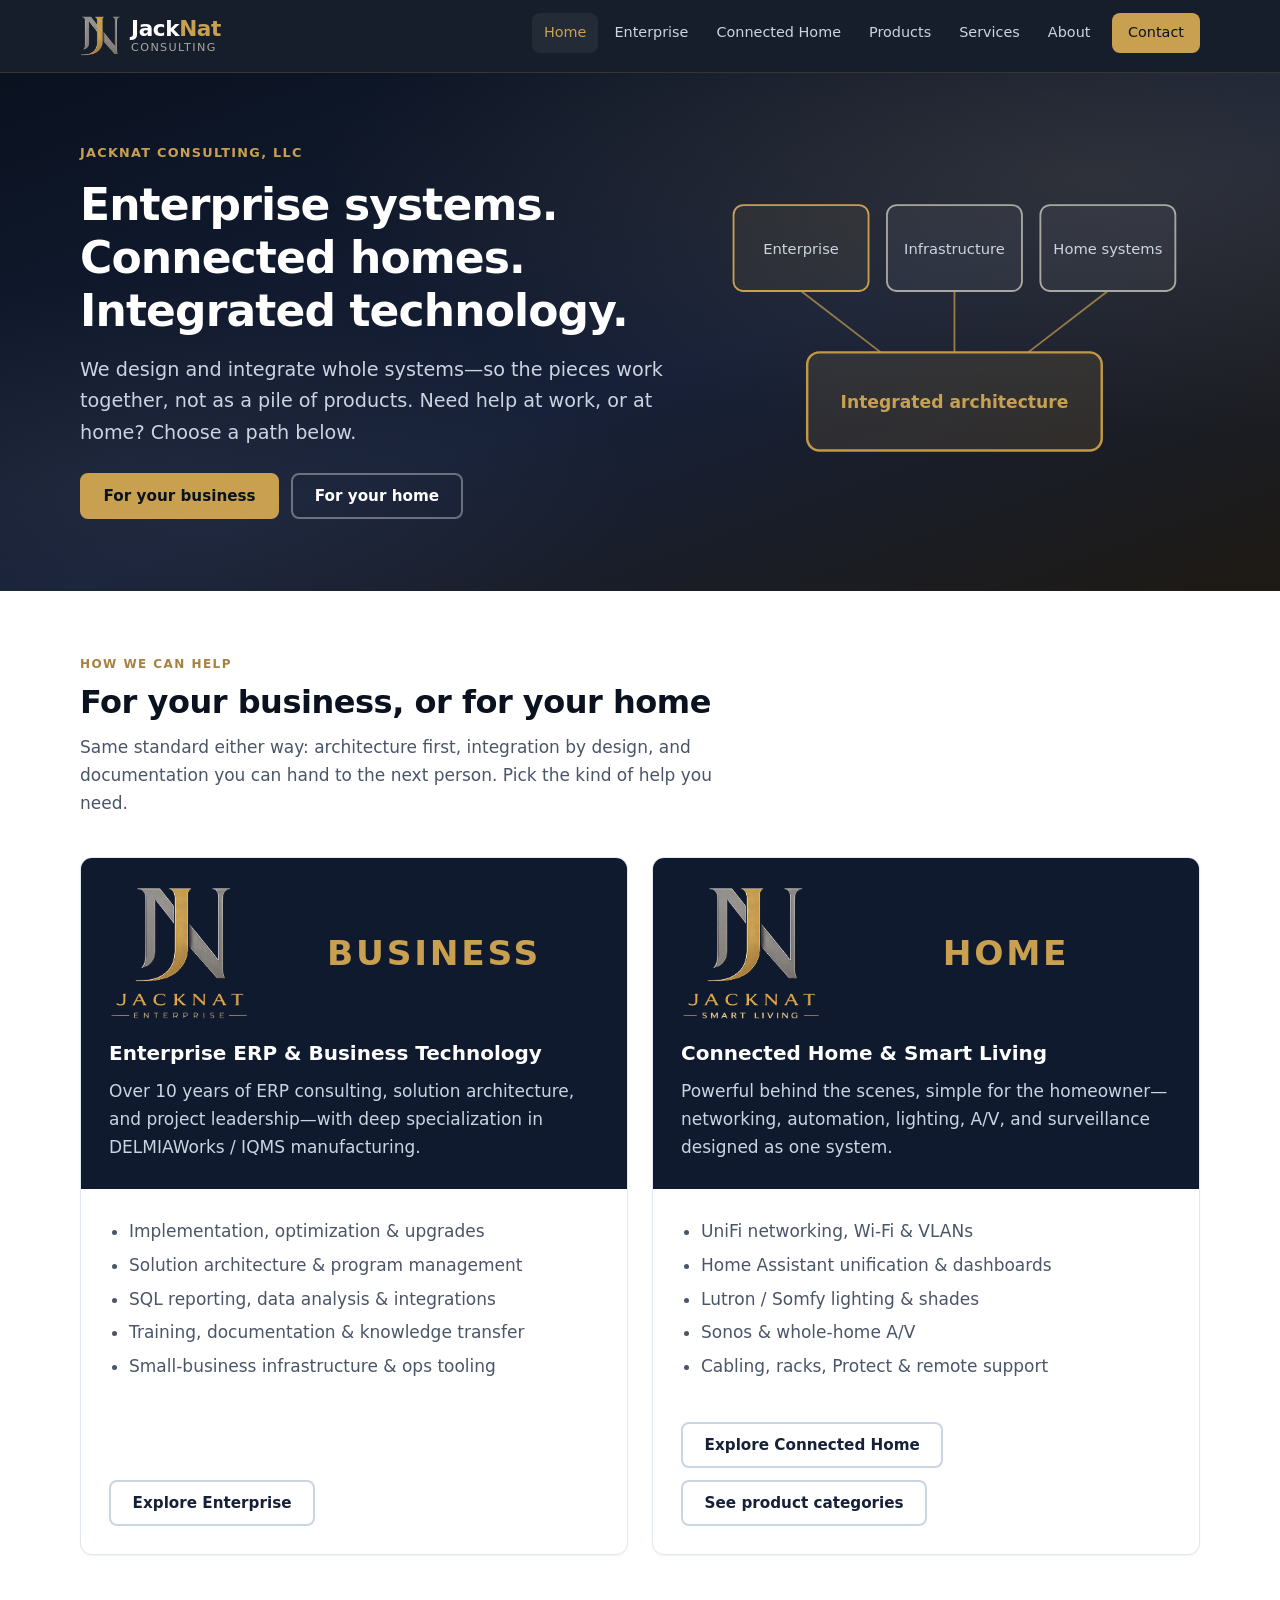
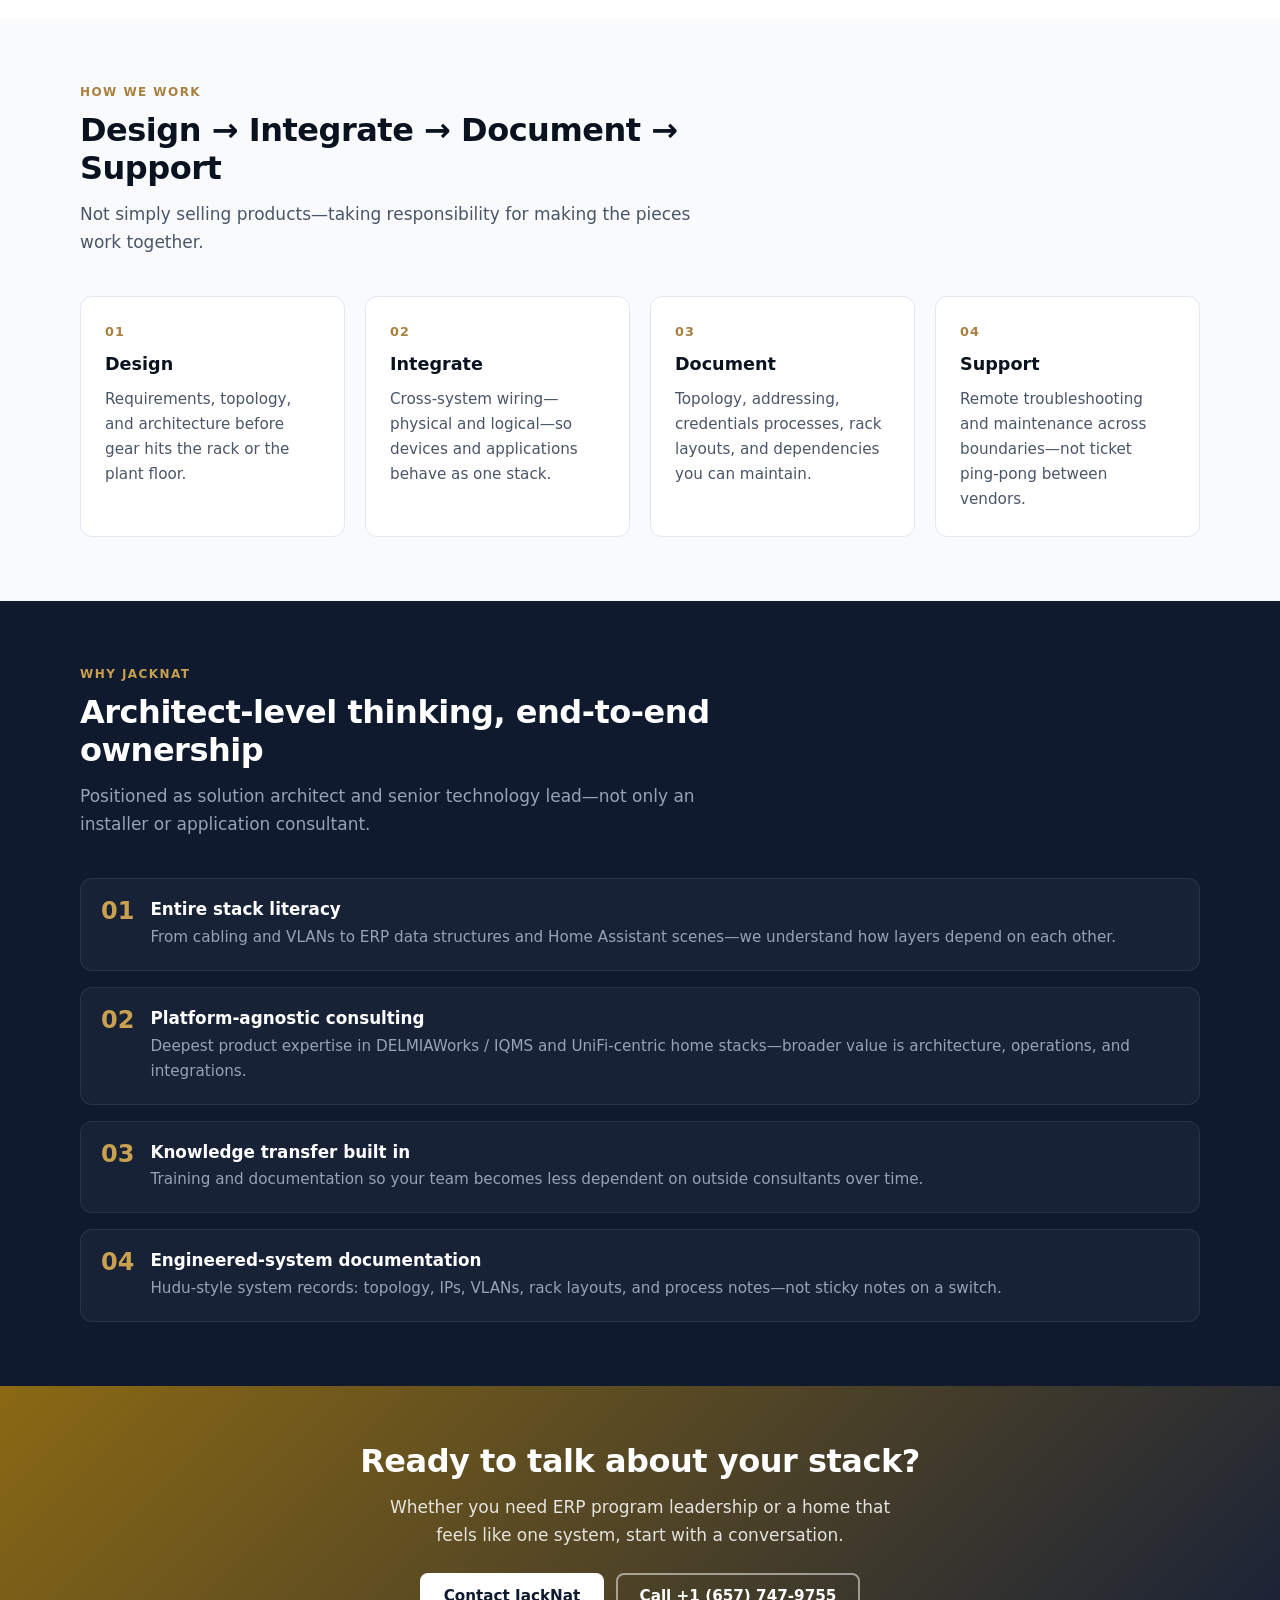
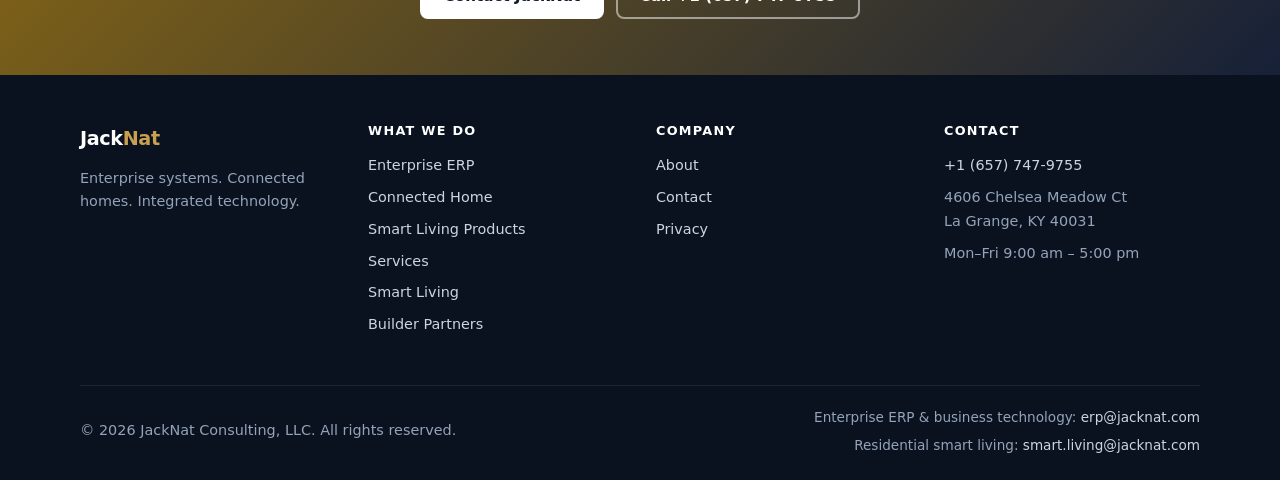
<file: index.html>
<!DOCTYPE html>
<html lang="en">
<head>
  <meta charset="utf-8">
  <meta name="viewport" content="width=device-width, initial-scale=1">
  <title>JackNat Consulting | Enterprise Systems &amp; Connected Homes</title>
  <meta name="description" content="JackNat Consulting designs, integrates, documents, and supports enterprise ERP systems and residential connected-home technology. Enterprise systems. Connected homes. Integrated technology.">
  <link rel="icon" href="images/favicon.png">
  <link rel="stylesheet" href="css/styles.css">
</head>
<body>
  <a class="skip-link" href="#main">Skip to content</a>
  <header class="site-header">
    <div class="container header-inner">
      <a class="logo" href="index.html">
        <img class="logo-icon" src="images/logo-mark-gold.png" alt="" width="40" height="40">
        <span class="logo-text">
          <span class="logo-mark">Jack<span>Nat</span></span>
          <span class="logo-sub">Consulting</span>
        </span>
      </a>
      <button class="nav-toggle" type="button" aria-expanded="false" aria-controls="site-nav">Menu</button>
      <nav class="site-nav" id="site-nav" aria-label="Primary">
        <ul>
          <li><a href="index.html" aria-current="page">Home</a></li>
          <li><a href="enterprise.html">Enterprise</a></li>
          <li><a href="connected-home.html">Connected Home</a></li>
          <li><a href="connected-home-products.html">Products</a></li>
          <li><a href="services.html">Services</a></li>
          <li><a href="about.html">About</a></li>
          <li><a class="nav-cta" href="contact.html">Contact</a></li>
        </ul>
      </nav>
    </div>
  </header>

  <main id="main">
    <section class="hero">
      <div class="container hero-grid">
        <div>
          <p class="hero-eyebrow">JackNat Consulting, LLC</p>
          <h1>Enterprise systems. Connected homes. Integrated technology.</h1>
          <p class="lede">We design and integrate whole systems—so the pieces work together, not as a pile of products. Need help at work, or at home? Choose a path below.</p>
          <div class="btn-group">
            <a class="btn btn-primary" href="enterprise.html">For your business</a>
            <a class="btn btn-secondary" href="connected-home.html">For your home</a>
          </div>
        </div>
        <div aria-hidden="true">
          <svg viewBox="0 0 400 280" fill="none" xmlns="http://www.w3.org/2000/svg" role="img">
            <title>Abstract integration diagram</title>
            <rect x="20" y="40" width="110" height="70" rx="8" stroke="#c8a050" stroke-width="1.5" fill="rgba(200,160,80,0.08)"/>
            <rect x="145" y="40" width="110" height="70" rx="8" stroke="#a8a8a0" stroke-width="1.5" fill="rgba(168,168,160,0.08)"/>
            <rect x="270" y="40" width="110" height="70" rx="8" stroke="#a8a8a0" stroke-width="1.5" fill="rgba(168,168,160,0.08)"/>
            <rect x="80" y="160" width="240" height="80" rx="10" stroke="#c09848" stroke-width="2" fill="rgba(200,160,80,0.12)"/>
            <line x1="75" y1="110" x2="140" y2="160" stroke="#c8a050" stroke-width="1.5" opacity="0.7"/>
            <line x1="200" y1="110" x2="200" y2="160" stroke="#c8a050" stroke-width="1.5" opacity="0.7"/>
            <line x1="325" y1="110" x2="260" y2="160" stroke="#c8a050" stroke-width="1.5" opacity="0.7"/>
            <text x="75" y="80" fill="#cbd5e1" font-size="12" font-family="system-ui" text-anchor="middle">Enterprise</text>
            <text x="200" y="80" fill="#cbd5e1" font-size="12" font-family="system-ui" text-anchor="middle">Infrastructure</text>
            <text x="325" y="80" fill="#cbd5e1" font-size="12" font-family="system-ui" text-anchor="middle">Home systems</text>
            <text x="200" y="205" fill="#c8a050" font-size="14" font-family="system-ui" text-anchor="middle" font-weight="600">Integrated architecture</text>
          </svg>
        </div>
      </div>
    </section>

    <section class="section" aria-labelledby="help-heading">
      <div class="container">
        <div class="section-header">
          <span class="eyebrow">How we can help</span>
          <h2 id="help-heading">For your business, or for your home</h2>
          <p>Same standard either way: architecture first, integration by design, and documentation you can hand to the next person. Pick the kind of help you need.</p>
        </div>
        <div class="card-grid">
          <article class="path-card">
            <div class="path-card-top">
              <div class="path-card-brand">
                <img class="sl-logo sl-logo-card" src="images/logo-enterprise-systems-gold.png" alt="JackNat Enterprise">
                <p class="path-choice-label">Business</p>
              </div>
              <h3>Enterprise ERP &amp; Business Technology</h3>
              <p class="mb-0">Over 10 years of ERP consulting, solution architecture, and project leadership—with deep specialization in DELMIAWorks / IQMS manufacturing.</p>
            </div>
            <div class="path-card-body">
              <ul>
                <li>Implementation, optimization &amp; upgrades</li>
                <li>Solution architecture &amp; program management</li>
                <li>SQL reporting, data analysis &amp; integrations</li>
                <li>Training, documentation &amp; knowledge transfer</li>
                <li>Small-business infrastructure &amp; ops tooling</li>
              </ul>
              <a class="btn btn-outline" href="enterprise.html">Explore Enterprise</a>
            </div>
          </article>
          <article class="path-card">
            <div class="path-card-top">
              <div class="path-card-brand">
                <img class="sl-logo sl-logo-card" src="images/logo-smart-living-gold.png" alt="JackNat Smart Living">
                <p class="path-choice-label">Home</p>
              </div>
              <h3>Connected Home &amp; Smart Living</h3>
              <p class="mb-0">Powerful behind the scenes, simple for the homeowner—networking, automation, lighting, A/V, and surveillance designed as one system.</p>
            </div>
            <div class="path-card-body">
              <ul>
                <li>UniFi networking, Wi-Fi &amp; VLANs</li>
                <li>Home Assistant unification &amp; dashboards</li>
                <li>Lutron / Somfy lighting &amp; shades</li>
                <li>Sonos &amp; whole-home A/V</li>
                <li>Cabling, racks, Protect &amp; remote support</li>
              </ul>
              <div class="btn-group">
                <a class="btn btn-outline" href="connected-home.html">Explore Connected Home</a>
                <a class="btn btn-outline" href="connected-home-products.html">See product categories</a>
              </div>
            </div>
          </article>
        </div>
      </div>
    </section>

    <section class="section section-alt" aria-labelledby="how-heading">
      <div class="container">
        <div class="section-header">
          <span class="eyebrow">How we work</span>
          <h2 id="how-heading">Design → Integrate → Document → Support</h2>
          <p>Not simply selling products—taking responsibility for making the pieces work together.</p>
        </div>
        <div class="process-grid">
          <div class="process-step">
            <h3>Design</h3>
            <p>Requirements, topology, and architecture before gear hits the rack or the plant floor.</p>
          </div>
          <div class="process-step">
            <h3>Integrate</h3>
            <p>Cross-system wiring—physical and logical—so devices and applications behave as one stack.</p>
          </div>
          <div class="process-step">
            <h3>Document</h3>
            <p>Topology, addressing, credentials processes, rack layouts, and dependencies you can maintain.</p>
          </div>
          <div class="process-step">
            <h3>Support</h3>
            <p>Remote troubleshooting and maintenance across boundaries—not ticket ping-pong between vendors.</p>
          </div>
        </div>
      </div>
    </section>

    <section class="section section-dark" aria-labelledby="diff-heading">
      <div class="container">
        <div class="section-header">
          <span class="eyebrow">Why JackNat</span>
          <h2 id="diff-heading">Architect-level thinking, end-to-end ownership</h2>
          <p>Positioned as solution architect and senior technology lead—not only an installer or application consultant.</p>
        </div>
        <ul class="diff-list">
          <li>
            <span class="diff-num" aria-hidden="true">01</span>
            <div>
              <h3>Entire stack literacy</h3>
              <p>From cabling and VLANs to ERP data structures and Home Assistant scenes—we understand how layers depend on each other.</p>
            </div>
          </li>
          <li>
            <span class="diff-num" aria-hidden="true">02</span>
            <div>
              <h3>Platform-agnostic consulting</h3>
              <p>Deepest product expertise in DELMIAWorks / IQMS and UniFi-centric home stacks—broader value is architecture, operations, and integrations.</p>
            </div>
          </li>
          <li>
            <span class="diff-num" aria-hidden="true">03</span>
            <div>
              <h3>Knowledge transfer built in</h3>
              <p>Training and documentation so your team becomes less dependent on outside consultants over time.</p>
            </div>
          </li>
          <li>
            <span class="diff-num" aria-hidden="true">04</span>
            <div>
              <h3>Engineered-system documentation</h3>
              <p>Hudu-style system records: topology, IPs, VLANs, rack layouts, and process notes—not sticky notes on a switch.</p>
            </div>
          </li>
        </ul>
      </div>
    </section>

    <section class="cta-band">
      <div class="container">
        <h2>Ready to talk about your stack?</h2>
        <p>Whether you need ERP program leadership or a home that feels like one system, start with a conversation.</p>
        <div class="btn-group" style="justify-content:center">
          <a class="btn btn-primary" href="contact.html">Contact JackNat</a>
          <a class="btn btn-secondary" href="tel:+16577479755">Call +1 (657) 747-9755</a>
        </div>
      </div>
    </section>
  </main>

  <footer class="site-footer">
    <div class="container">
      <div class="footer-grid">
        <div class="footer-brand">
          <div class="logo-mark">Jack<span style="color:var(--gold-400)">Nat</span></div>
          <p>Enterprise systems. Connected homes. Integrated technology.</p>
        </div>
        <div>
          <h3>What we do</h3>
          <ul>
            <li><a href="enterprise.html">Enterprise ERP</a></li>
            <li><a href="connected-home.html">Connected Home</a></li>
            <li><a href="connected-home-products.html">Smart Living Products</a></li>
            <li><a href="services.html">Services</a></li>
            <li><a href="smart-living/">Smart Living</a></li>
            <li><a href="builder-partners/">Builder Partners</a></li>
          </ul>
        </div>
        <div>
          <h3>Company</h3>
          <ul>
            <li><a href="about.html">About</a></li>
            <li><a href="contact.html">Contact</a></li>
            <li><a href="privacy/">Privacy</a></li>
          </ul>
        </div>
        <div>
          <h3>Contact</h3>
          <ul>
            <li><a href="tel:+16577479755">+1 (657) 747-9755</a></li>
            <li>4606 Chelsea Meadow Ct<br>La Grange, KY 40031</li>
            <li>Mon–Fri 9:00 am – 5:00 pm</li>
          </ul>
        </div>
      </div>
      <div class="footer-bottom">
        <p>&copy; 2026 JackNat Consulting, LLC. All rights reserved.</p>
        <p class="footer-emails">
          <span>Enterprise ERP &amp; business technology: <a href="mailto:erp@jacknat.com">erp@jacknat.com</a></span>
          <span>Residential smart living: <a href="mailto:smart.living@jacknat.com">smart.living@jacknat.com</a></span>
        </p>
      </div>
    </div>
  </footer>
  <script src="js/ads-config.js"></script>
  <script src="js/campaign.js"></script>
  <script src="js/main.js"></script>
</body>
</html>
</file>
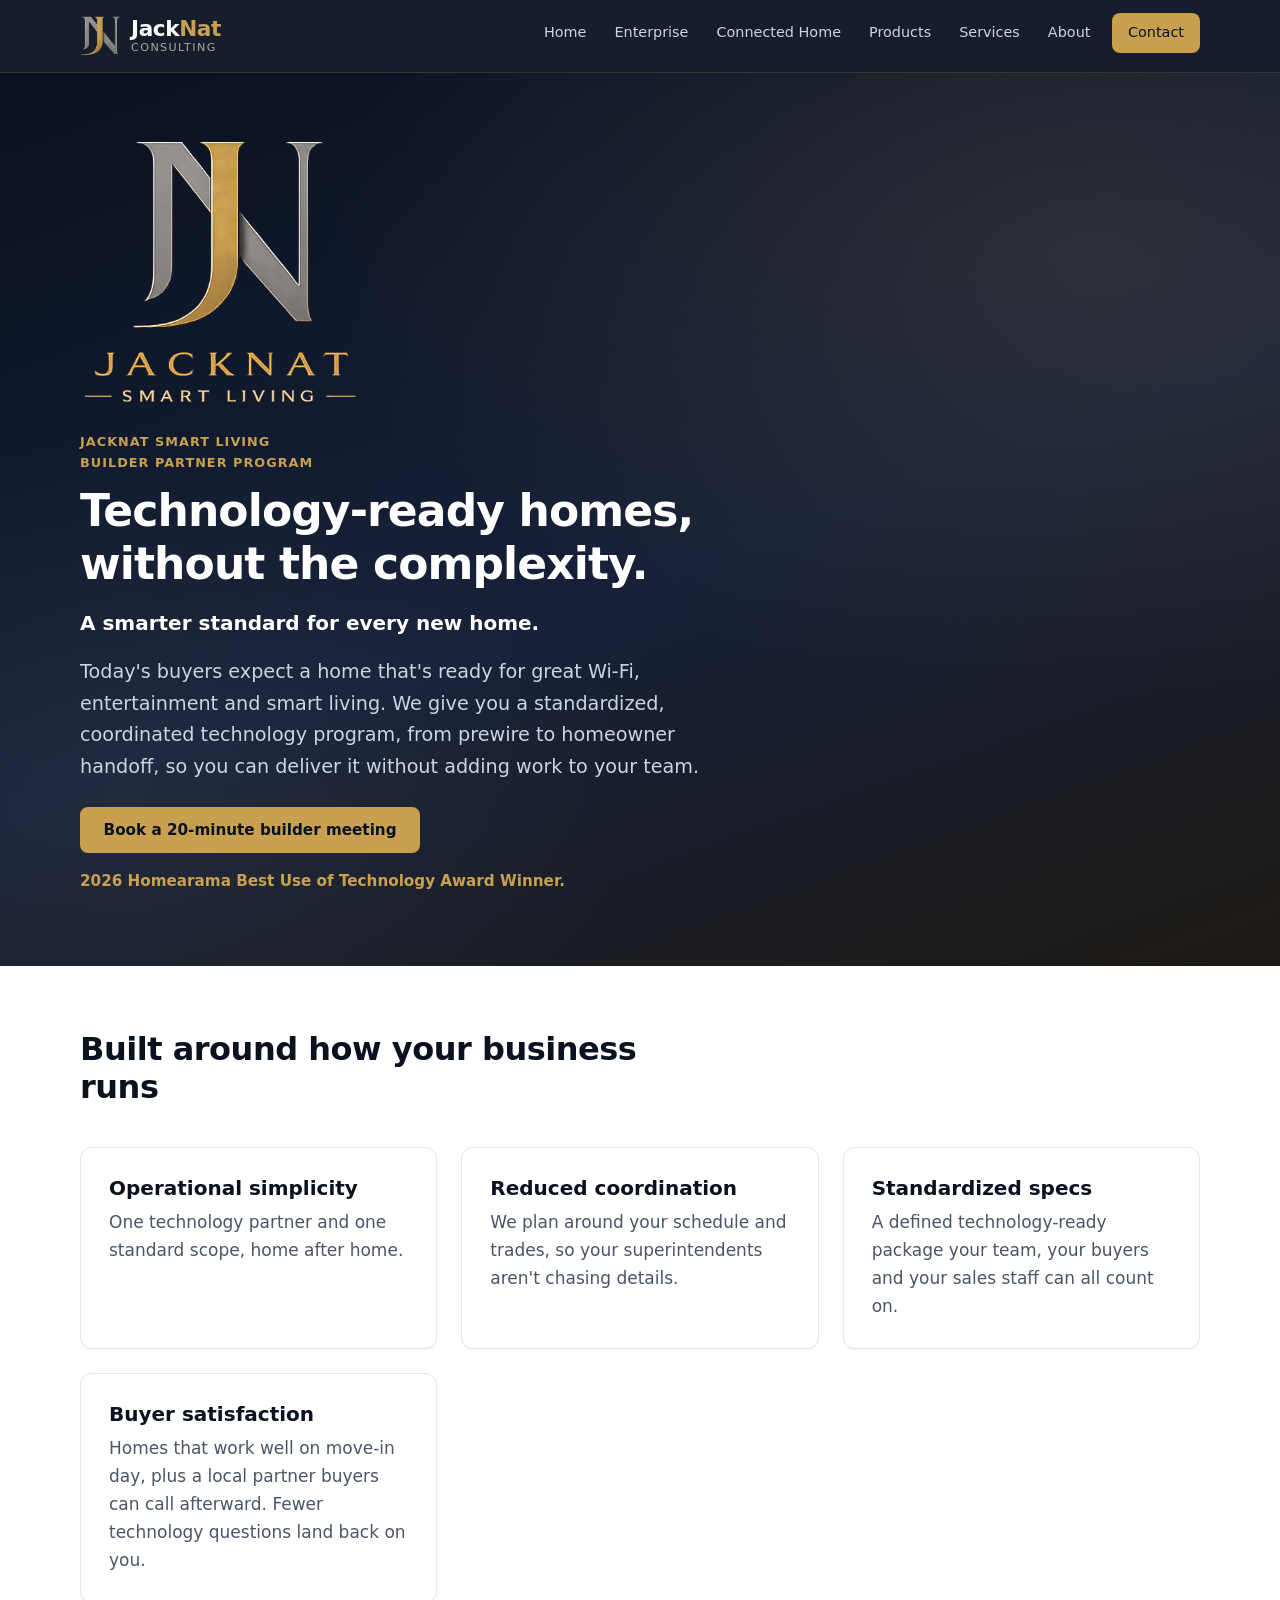
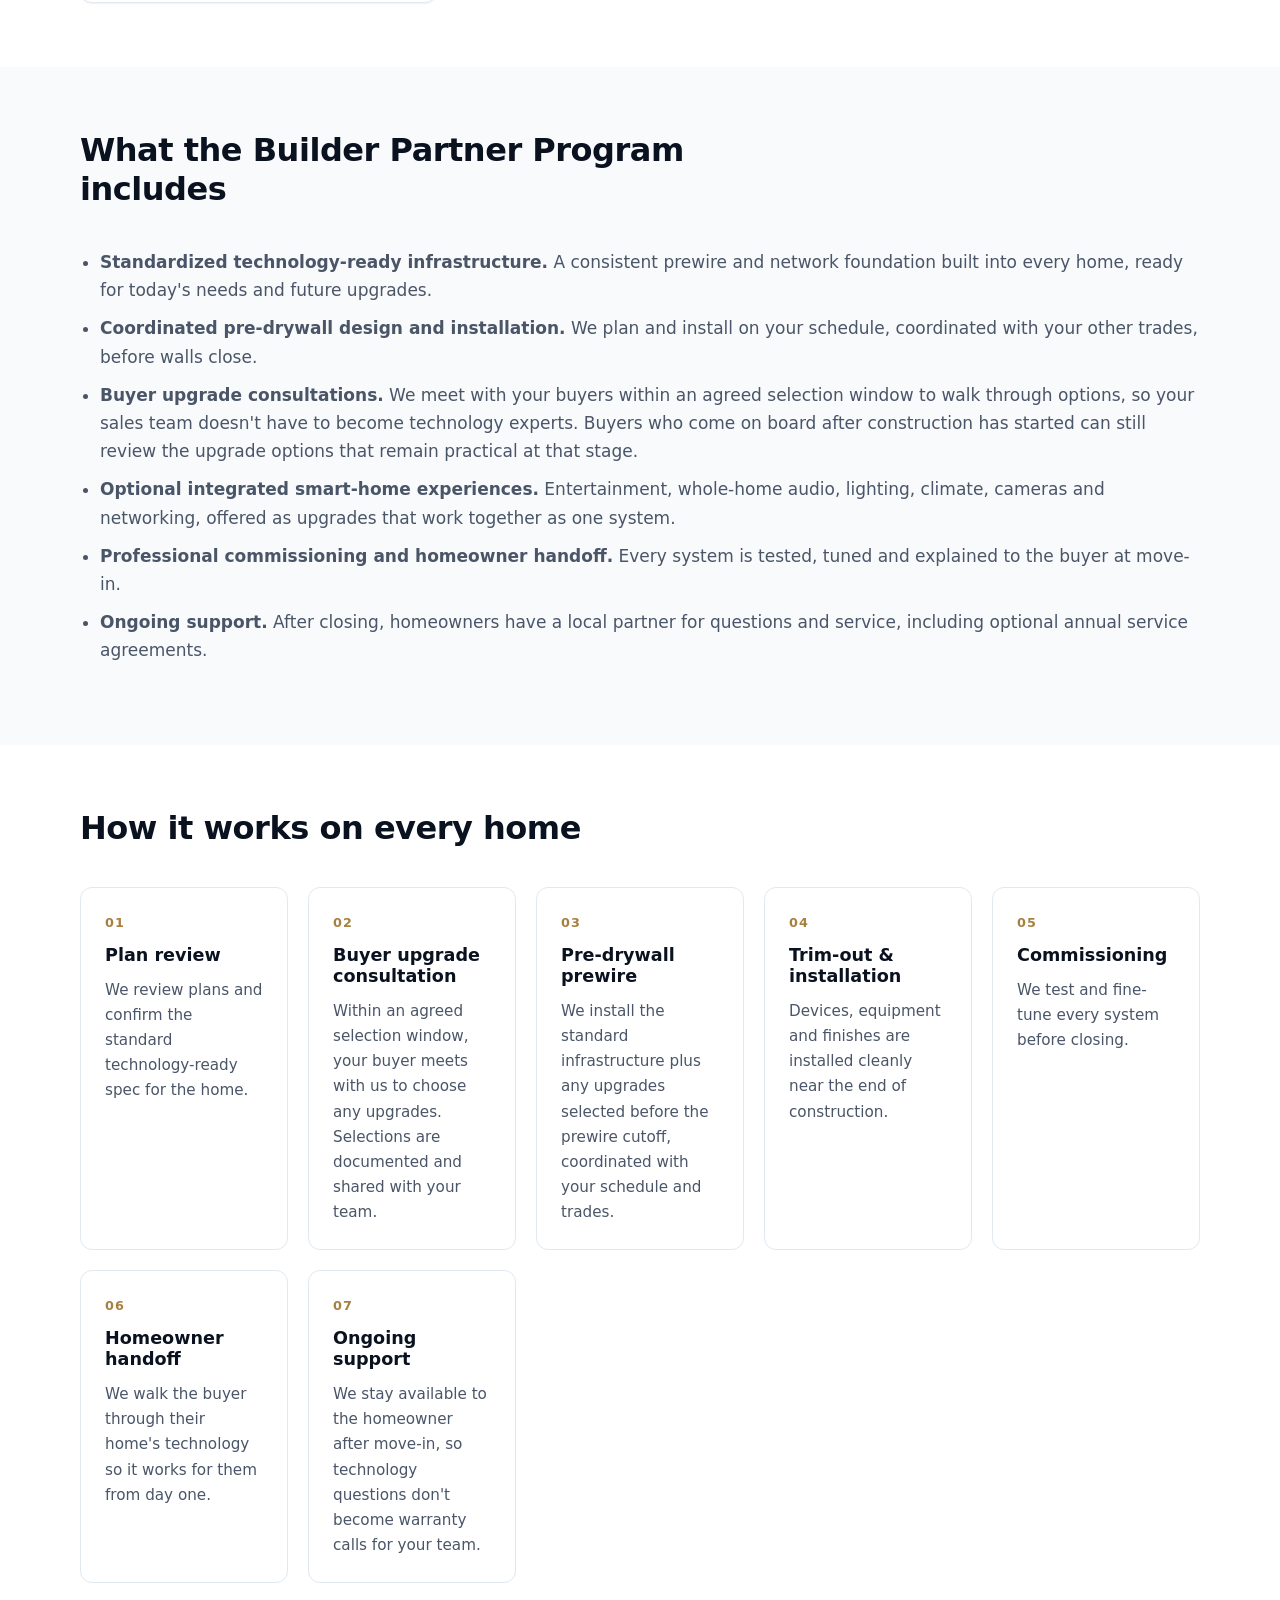
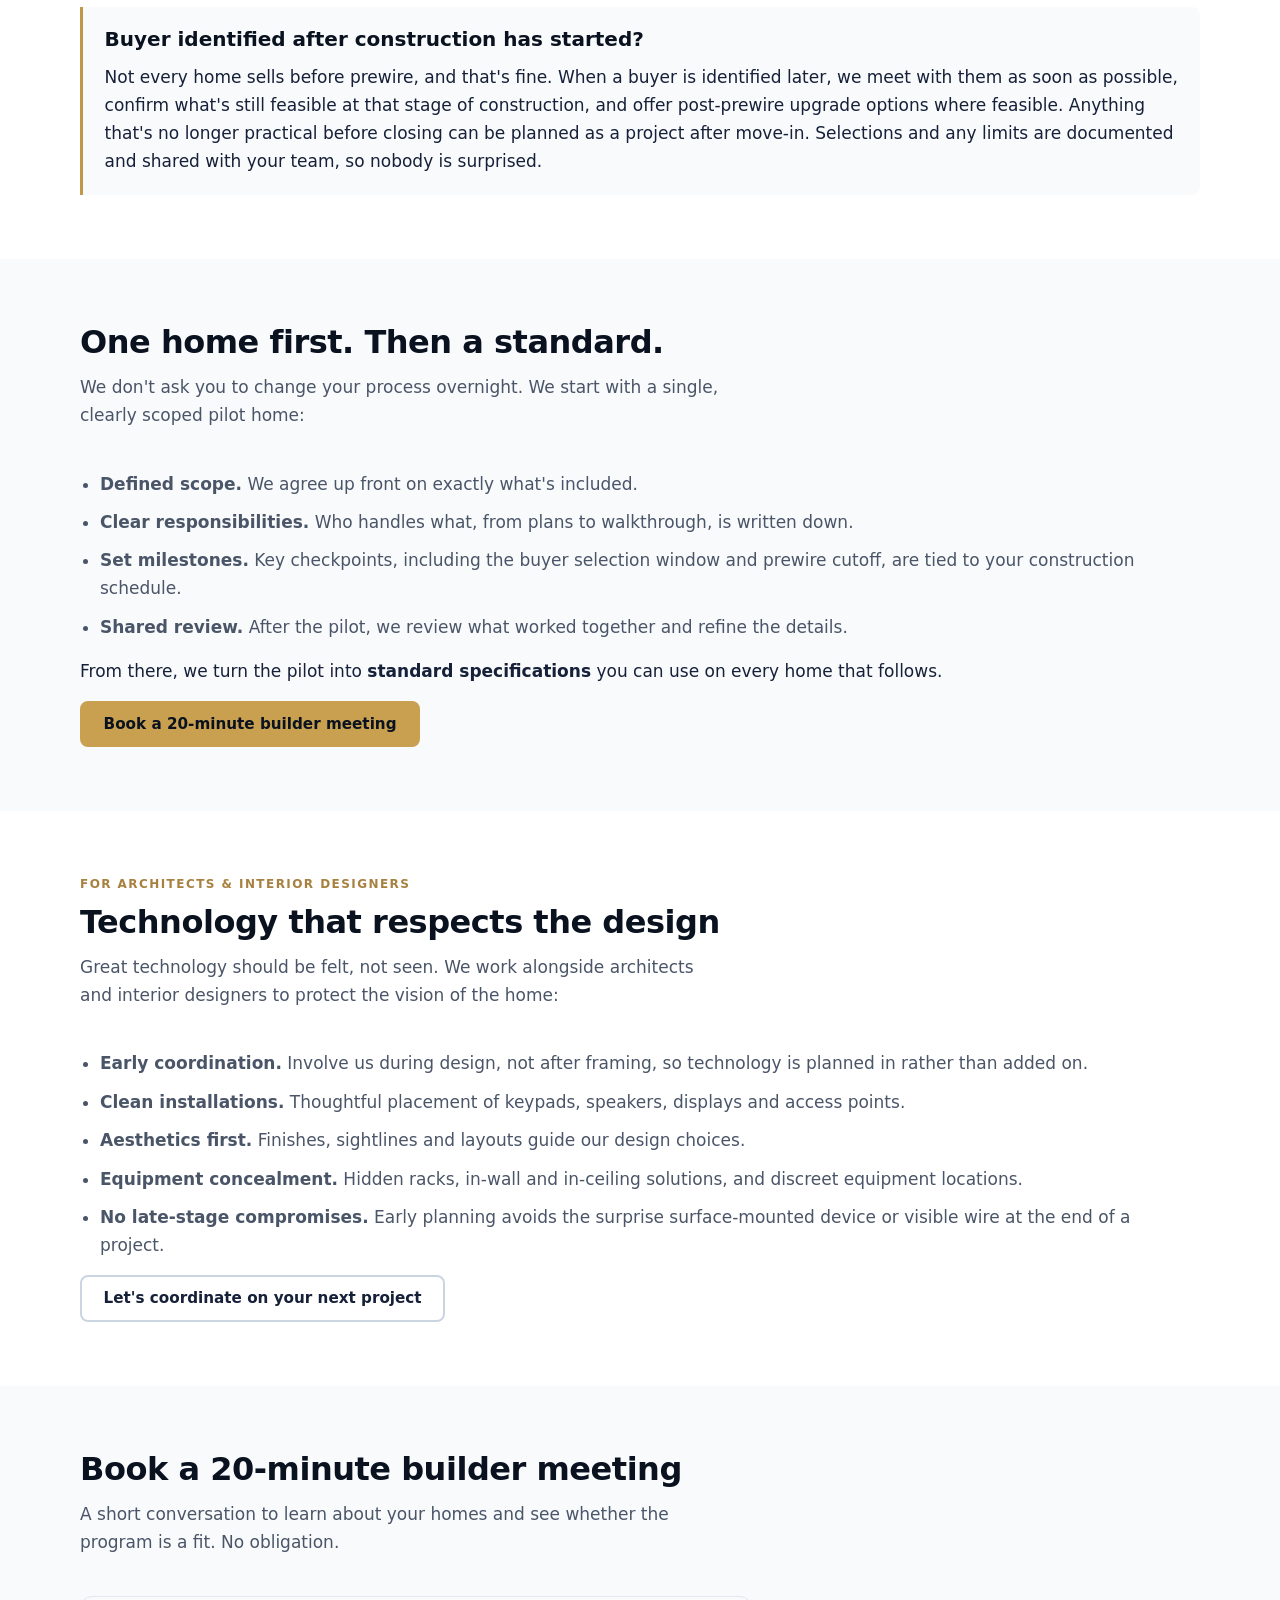
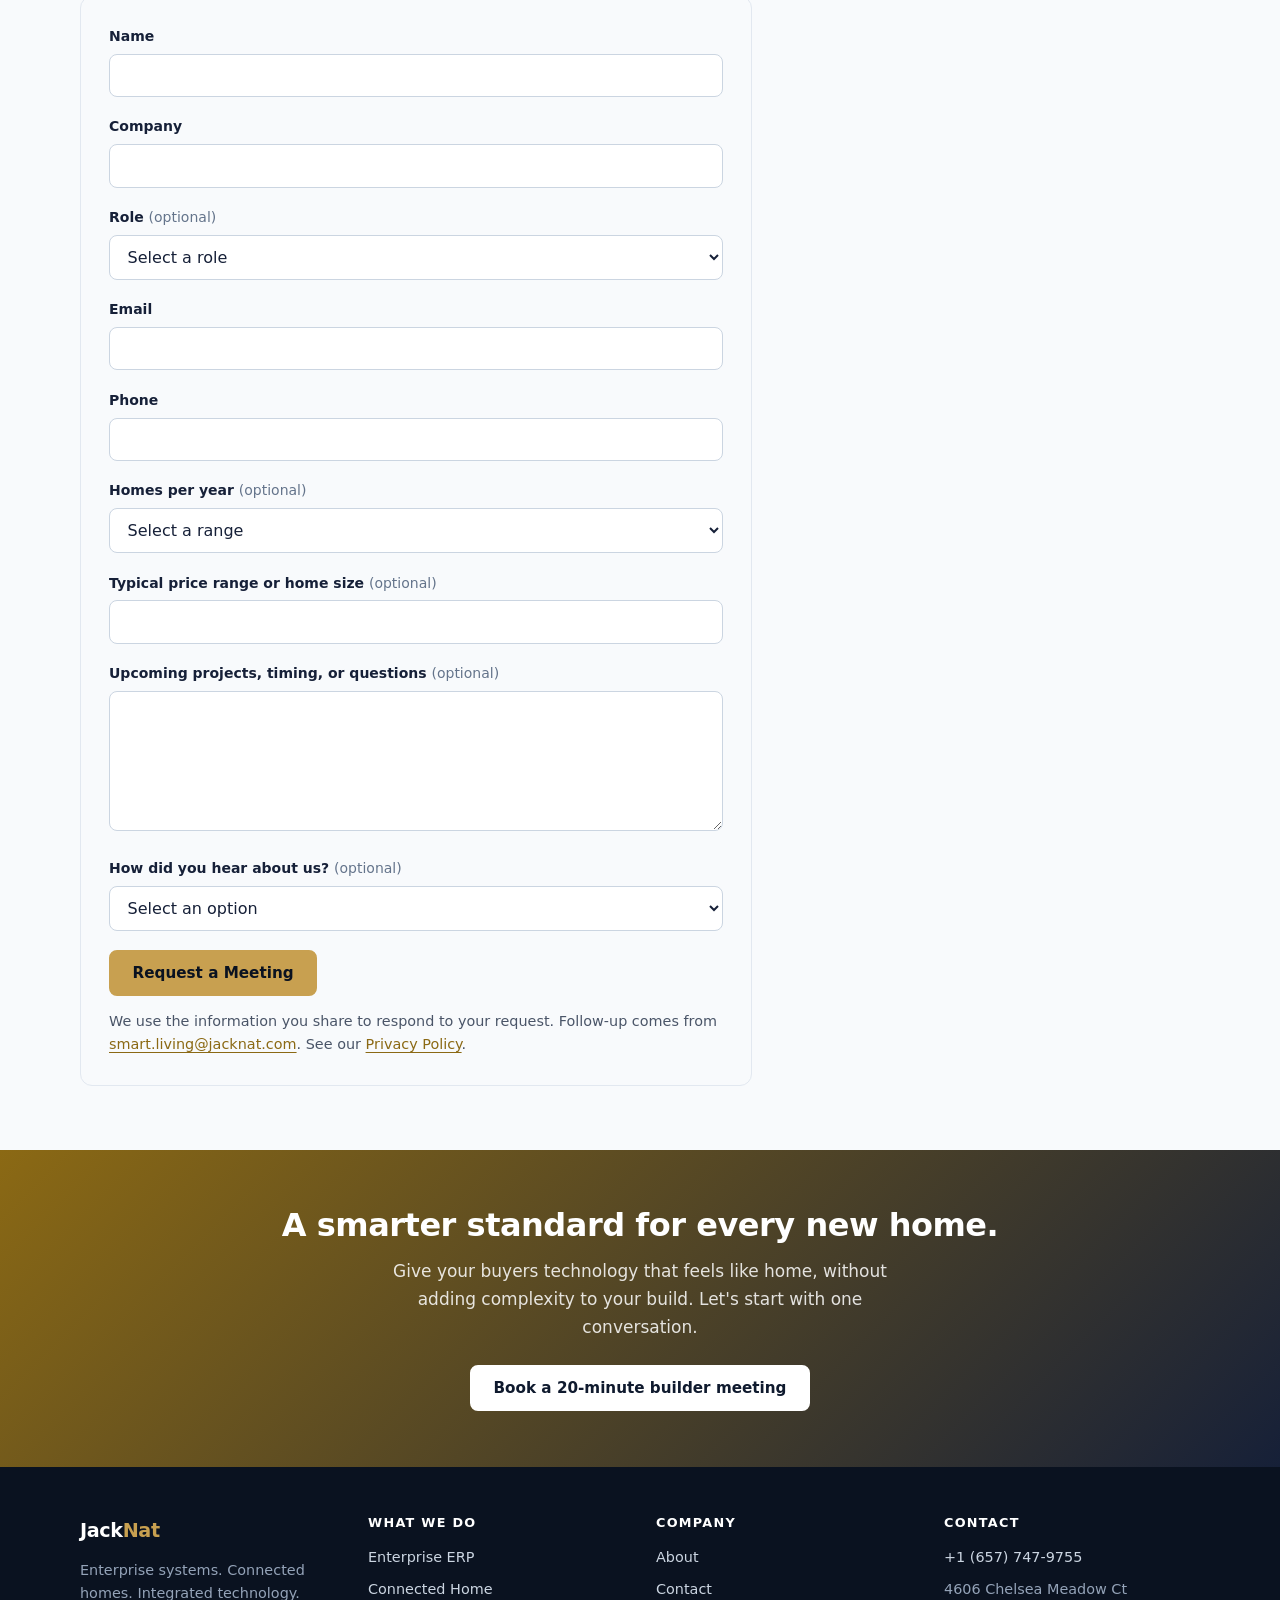
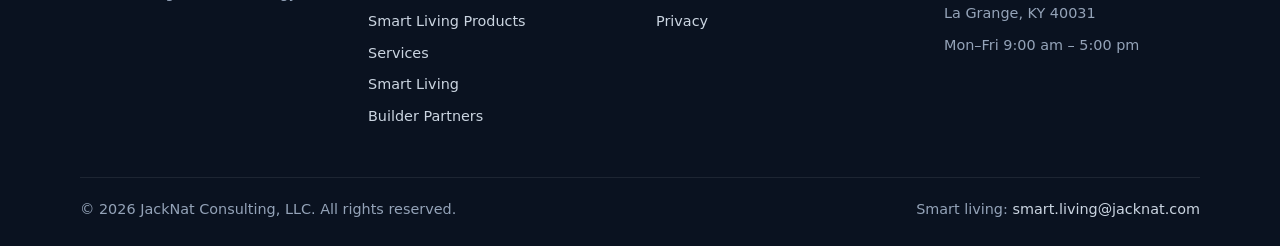
<file: builder-partners/index.html>
<!DOCTYPE html>
<html lang="en">
<head>
  <meta charset="utf-8">
  <meta name="viewport" content="width=device-width, initial-scale=1">
  <title>Builder Partner Program | JackNat Smart Living</title>
  <meta name="description" content="Technology-ready homes without the complexity. Standard prewire specs, coordinated installs and buyer upgrade consults for Louisville-area builders.">
  <link rel="icon" href="/images/favicon.png">
  <link rel="stylesheet" href="/css/styles.css">
</head>
<body>
  <a class="skip-link" href="#main">Skip to content</a>
  <header class="site-header">
    <div class="container header-inner">
      <a class="logo" href="/">
        <img class="logo-icon" src="/images/logo-mark-gold.png" alt="" width="40" height="40">
        <span class="logo-text">
          <span class="logo-mark">Jack<span>Nat</span></span>
          <span class="logo-sub">Consulting</span>
        </span>
      </a>
      <button class="nav-toggle" type="button" aria-expanded="false" aria-controls="site-nav">Menu</button>
      <nav class="site-nav" id="site-nav" aria-label="Primary">
        <ul>
          <li><a href="/">Home</a></li>
          <li><a href="/enterprise.html">Enterprise</a></li>
          <li><a href="/connected-home.html">Connected Home</a></li>
          <li><a href="/connected-home-products.html">Products</a></li>
          <li><a href="/services.html">Services</a></li>
          <li><a href="/about.html">About</a></li>
          <li><a class="nav-cta" href="/contact.html">Contact</a></li>
        </ul>
      </nav>
    </div>
  </header>

  <main id="main">
    <section class="hero landing-hero">
      <div class="container">
        <img class="sl-logo sl-logo-hero" src="/images/logo-smart-living-gold.png" alt="JackNat Smart Living">
        <p class="hero-program">JackNat Smart Living<br>Builder Partner Program</p>
        <h1>Technology-ready homes, without the complexity.</h1>
        <p class="hero-tagline">A smarter standard for every new home.</p>
        <p class="lede">Today's buyers expect a home that's ready for great Wi-Fi, entertainment and smart living. We give you a standardized, coordinated technology program, from prewire to homeowner handoff, so you can deliver it without adding work to your team.</p>
        <div class="btn-group">
          <a class="btn btn-primary" href="#meeting">Book a 20-minute builder meeting</a>
        </div>
        <p class="hero-award">2026 Homearama Best Use of Technology Award Winner.</p>
      </div>
    </section>

    <section class="section" aria-labelledby="why-heading">
      <div class="container">
        <div class="section-header">
          <h2 id="why-heading">Built around how your business runs</h2>
        </div>
        <div class="card-grid">
          <article class="card">
            <h3>Operational simplicity</h3>
            <p>One technology partner and one standard scope, home after home.</p>
          </article>
          <article class="card">
            <h3>Reduced coordination</h3>
            <p>We plan around your schedule and trades, so your superintendents aren't chasing details.</p>
          </article>
          <article class="card">
            <h3>Standardized specs</h3>
            <p>A defined technology-ready package your team, your buyers and your sales staff can all count on.</p>
          </article>
          <article class="card">
            <h3>Buyer satisfaction</h3>
            <p>Homes that work well on move-in day, plus a local partner buyers can call afterward. Fewer technology questions land back on you.</p>
          </article>
        </div>
      </div>
    </section>

    <section class="section section-alt" aria-labelledby="includes-heading">
      <div class="container">
        <div class="section-header">
          <h2 id="includes-heading">What the Builder Partner Program includes</h2>
        </div>
        <ul class="bullet-list">
          <li><strong>Standardized technology-ready infrastructure.</strong> A consistent prewire and network foundation built into every home, ready for today's needs and future upgrades.</li>
          <li><strong>Coordinated pre-drywall design and installation.</strong> We plan and install on your schedule, coordinated with your other trades, before walls close.</li>
          <li><strong>Buyer upgrade consultations.</strong> We meet with your buyers within an agreed selection window to walk through options, so your sales team doesn't have to become technology experts. Buyers who come on board after construction has started can still review the upgrade options that remain practical at that stage.</li>
          <li><strong>Optional integrated smart-home experiences.</strong> Entertainment, whole-home audio, lighting, climate, cameras and networking, offered as upgrades that work together as one system.</li>
          <li><strong>Professional commissioning and homeowner handoff.</strong> Every system is tested, tuned and explained to the buyer at move-in.</li>
          <li><strong>Ongoing support.</strong> After closing, homeowners have a local partner for questions and service, including optional annual service agreements.</li>
        </ul>
      </div>
    </section>

    <section class="section" aria-labelledby="workflow-heading">
      <div class="container">
        <div class="section-header">
          <h2 id="workflow-heading">How it works on every home</h2>
        </div>
        <div class="process-grid">
          <div class="process-step">
            <h3>Plan review</h3>
            <p>We review plans and confirm the standard technology-ready spec for the home.</p>
          </div>
          <div class="process-step">
            <h3>Buyer upgrade consultation</h3>
            <p>Within an agreed selection window, your buyer meets with us to choose any upgrades. Selections are documented and shared with your team.</p>
          </div>
          <div class="process-step">
            <h3>Pre-drywall prewire</h3>
            <p>We install the standard infrastructure plus any upgrades selected before the prewire cutoff, coordinated with your schedule and trades.</p>
          </div>
          <div class="process-step">
            <h3>Trim-out &amp; installation</h3>
            <p>Devices, equipment and finishes are installed cleanly near the end of construction.</p>
          </div>
          <div class="process-step">
            <h3>Commissioning</h3>
            <p>We test and fine-tune every system before closing.</p>
          </div>
          <div class="process-step">
            <h3>Homeowner handoff</h3>
            <p>We walk the buyer through their home's technology so it works for them from day one.</p>
          </div>
          <div class="process-step">
            <h3>Ongoing support</h3>
            <p>We stay available to the homeowner after move-in, so technology questions don't become warranty calls for your team.</p>
          </div>
        </div>
        <div class="callout">
          <h3>Buyer identified after construction has started?</h3>
          <p>Not every home sells before prewire, and that's fine. When a buyer is identified later, we meet with them as soon as possible, confirm what's still feasible at that stage of construction, and offer post-prewire upgrade options where feasible. Anything that's no longer practical before closing can be planned as a project after move-in. Selections and any limits are documented and shared with your team, so nobody is surprised.</p>
        </div>
      </div>
    </section>

    <section class="section section-alt" aria-labelledby="pilot-heading">
      <div class="container">
        <div class="section-header">
          <h2 id="pilot-heading">One home first. Then a standard.</h2>
          <p>We don't ask you to change your process overnight. We start with a single, clearly scoped pilot home:</p>
        </div>
        <ul class="bullet-list">
          <li><strong>Defined scope.</strong> We agree up front on exactly what's included.</li>
          <li><strong>Clear responsibilities.</strong> Who handles what, from plans to walkthrough, is written down.</li>
          <li><strong>Set milestones.</strong> Key checkpoints, including the buyer selection window and prewire cutoff, are tied to your construction schedule.</li>
          <li><strong>Shared review.</strong> After the pilot, we review what worked together and refine the details.</li>
        </ul>
        <p>From there, we turn the pilot into <strong>standard specifications</strong> you can use on every home that follows.</p>
        <a class="btn btn-primary" href="#meeting">Book a 20-minute builder meeting</a>
      </div>
    </section>

    <section class="section" aria-labelledby="design-heading">
      <div class="container">
        <div class="section-header">
          <span class="eyebrow">For architects &amp; interior designers</span>
          <h2 id="design-heading">Technology that respects the design</h2>
          <p>Great technology should be felt, not seen. We work alongside architects and interior designers to protect the vision of the home:</p>
        </div>
        <ul class="bullet-list">
          <li><strong>Early coordination.</strong> Involve us during design, not after framing, so technology is planned in rather than added on.</li>
          <li><strong>Clean installations.</strong> Thoughtful placement of keypads, speakers, displays and access points.</li>
          <li><strong>Aesthetics first.</strong> Finishes, sightlines and layouts guide our design choices.</li>
          <li><strong>Equipment concealment.</strong> Hidden racks, in-wall and in-ceiling solutions, and discreet equipment locations.</li>
          <li><strong>No late-stage compromises.</strong> Early planning avoids the surprise surface-mounted device or visible wire at the end of a project.</li>
        </ul>
        <a class="btn btn-outline" href="#meeting">Let's coordinate on your next project</a>
      </div>
    </section>

    <section id="meeting" class="section section-alt anchor-target" aria-labelledby="form-heading">
      <div class="container">
        <div class="section-header">
          <h2 id="form-heading">Book a 20-minute builder meeting</h2>
          <p>A short conversation to learn about your homes and see whether the program is a fit. No obligation.</p>
        </div>
        <div class="contact-form landing-form">
          <form
            id="builder-meeting-form"
            name="builder-meeting"
            method="POST"
            action="/builder-partners/thank-you/"
            data-netlify="true"
            netlify
            netlify-honeypot="bot-field"
            data-conversion-form="builder-meeting"
          >
            <input type="hidden" name="form-name" value="builder-meeting">
            <input type="hidden" name="subject" value="Builder partner meeting request (%{formName}, %{submissionId})">
            <p class="form-honeypot" aria-hidden="true">
              <label>Leave this field blank <input type="text" name="bot-field" tabindex="-1" autocomplete="off"></label>
            </p>
            <input type="hidden" name="utm_source" value="" autocomplete="off">
            <input type="hidden" name="utm_medium" value="" autocomplete="off">
            <input type="hidden" name="utm_campaign" value="" autocomplete="off">
            <input type="hidden" name="utm_term" value="" autocomplete="off">
            <input type="hidden" name="utm_content" value="" autocomplete="off">
            <input type="hidden" name="gclid" value="" autocomplete="off">
            <input type="hidden" name="landing_page" value="" autocomplete="off">
            <input type="hidden" name="form_page" value="" autocomplete="off">

            <div class="form-row">
              <label for="bl-name">Name</label>
              <input type="text" id="bl-name" name="name" autocomplete="name" required>
            </div>
            <div class="form-row">
              <label for="bl-company">Company</label>
              <input type="text" id="bl-company" name="company" autocomplete="organization" required>
            </div>
            <div class="form-row">
              <label for="bl-role">Role <span class="optional">(optional)</span></label>
              <select id="bl-role" name="role">
                <option value="">Select a role</option>
                <option>Builder / Owner</option>
                <option>Remodeler</option>
                <option>Architect</option>
                <option>Interior Designer</option>
                <option>Project / Construction Manager</option>
                <option>Sales</option>
                <option>Other</option>
              </select>
            </div>
            <div class="form-row">
              <label for="bl-email">Email</label>
              <input type="email" id="bl-email" name="email" autocomplete="email" required>
            </div>
            <div class="form-row">
              <label for="bl-phone">Phone</label>
              <input type="tel" id="bl-phone" name="phone" autocomplete="tel" required>
            </div>
            <div class="form-row">
              <label for="bl-volume">Homes per year <span class="optional">(optional)</span></label>
              <select id="bl-volume" name="homes_per_year">
                <option value="">Select a range</option>
                <option>1–5</option>
                <option>6–15</option>
                <option>16–30</option>
                <option>30+</option>
                <option>Varies / remodel projects</option>
              </select>
            </div>
            <div class="form-row">
              <label for="bl-size">Typical price range or home size <span class="optional">(optional)</span></label>
              <input type="text" id="bl-size" name="price_range_or_home_size">
            </div>
            <div class="form-row">
              <label for="bl-notes">Upcoming projects, timing, or questions <span class="optional">(optional)</span></label>
              <textarea id="bl-notes" name="notes"></textarea>
            </div>
            <div class="form-row">
              <label for="bl-hear">How did you hear about us? <span class="optional">(optional)</span></label>
              <select id="bl-hear" name="hear_about">
                <option value="">Select an option</option>
                <option>Google search</option>
                <option>Online ad</option>
                <option>LinkedIn</option>
                <option>Referral from another builder or trade partner</option>
                <option>Homearama</option>
                <option>Industry event or association</option>
                <option>JackNat reached out to me</option>
                <option>Other</option>
              </select>
            </div>
            <p class="form-error" data-form-error hidden></p>
            <button class="btn btn-primary" type="submit">Request a Meeting</button>
            <p class="privacy-note">We use the information you share to respond to your request. Follow-up comes from <a href="mailto:smart.living@jacknat.com">smart.living@jacknat.com</a>. See our <a href="/privacy/">Privacy Policy</a>.</p>
          </form>
        </div>
      </div>
    </section>

    <section class="cta-band">
      <div class="container">
        <h2>A smarter standard for every new home.</h2>
        <p>Give your buyers technology that feels like home, without adding complexity to your build. Let's start with one conversation.</p>
        <a class="btn btn-primary" href="#meeting">Book a 20-minute builder meeting</a>
      </div>
    </section>
  </main>

  <footer class="site-footer">
    <div class="container">
      <div class="footer-grid">
        <div class="footer-brand">
          <div class="logo-mark">Jack<span style="color:var(--gold-400)">Nat</span></div>
          <p>Enterprise systems. Connected homes. Integrated technology.</p>
        </div>
        <div>
          <h3>What we do</h3>
          <ul>
            <li><a href="/enterprise.html">Enterprise ERP</a></li>
            <li><a href="/connected-home.html">Connected Home</a></li>
            <li><a href="/connected-home-products.html">Smart Living Products</a></li>
            <li><a href="/services.html">Services</a></li>
            <li><a href="/smart-living/">Smart Living</a></li>
            <li><a href="/builder-partners/">Builder Partners</a></li>
          </ul>
        </div>
        <div>
          <h3>Company</h3>
          <ul>
            <li><a href="/about.html">About</a></li>
            <li><a href="/contact.html">Contact</a></li>
            <li><a href="/privacy/">Privacy</a></li>
          </ul>
        </div>
        <div>
          <h3>Contact</h3>
          <ul>
            <li><a href="tel:+16577479755">+1 (657) 747-9755</a></li>
            <li>4606 Chelsea Meadow Ct<br>La Grange, KY 40031</li>
            <li>Mon–Fri 9:00 am – 5:00 pm</li>
          </ul>
        </div>
      </div>
      <div class="footer-bottom">
        <p>&copy; 2026 JackNat Consulting, LLC. All rights reserved.</p>
        <p>Smart living: <a href="mailto:smart.living@jacknat.com">smart.living@jacknat.com</a></p>
      </div>
    </div>
  </footer>
  <script src="/js/ads-config.js"></script>
  <script src="/js/campaign.js"></script>
  <script src="/js/main.js"></script>
</body>
</html>
</file>
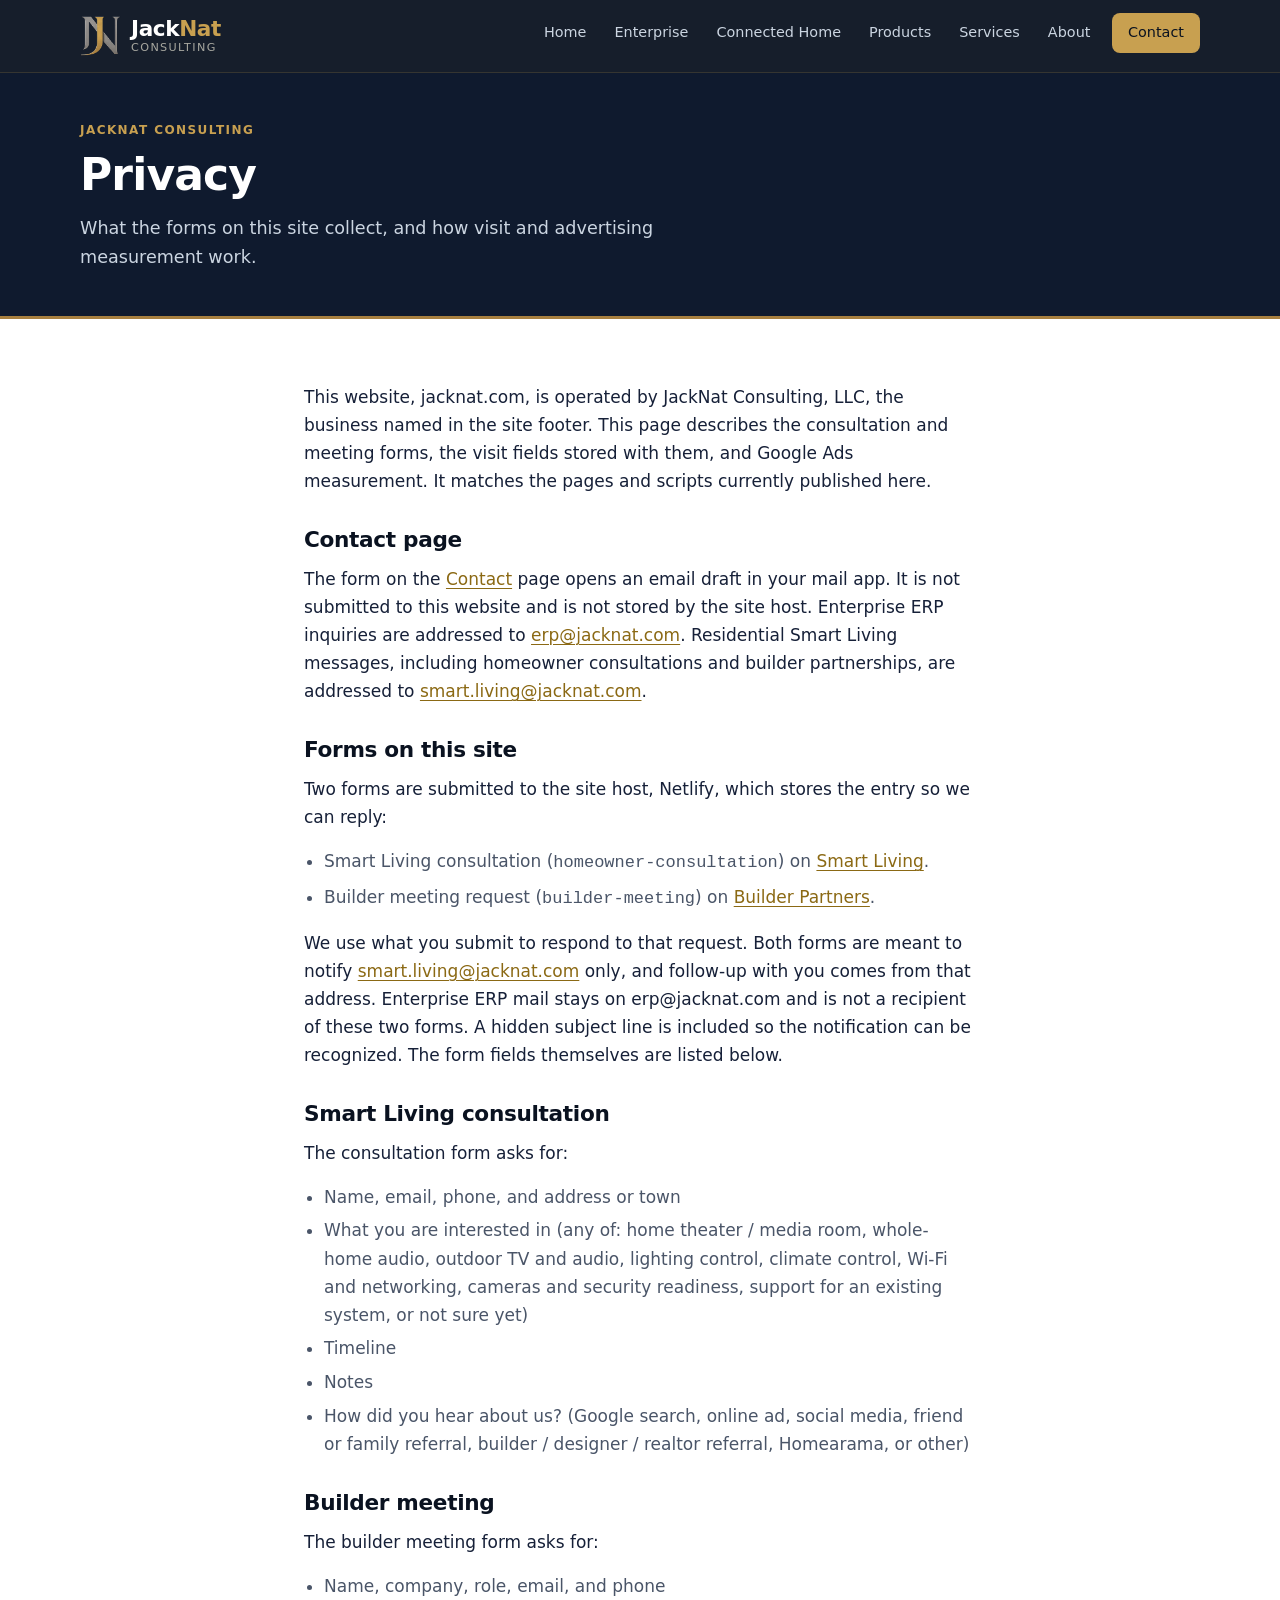
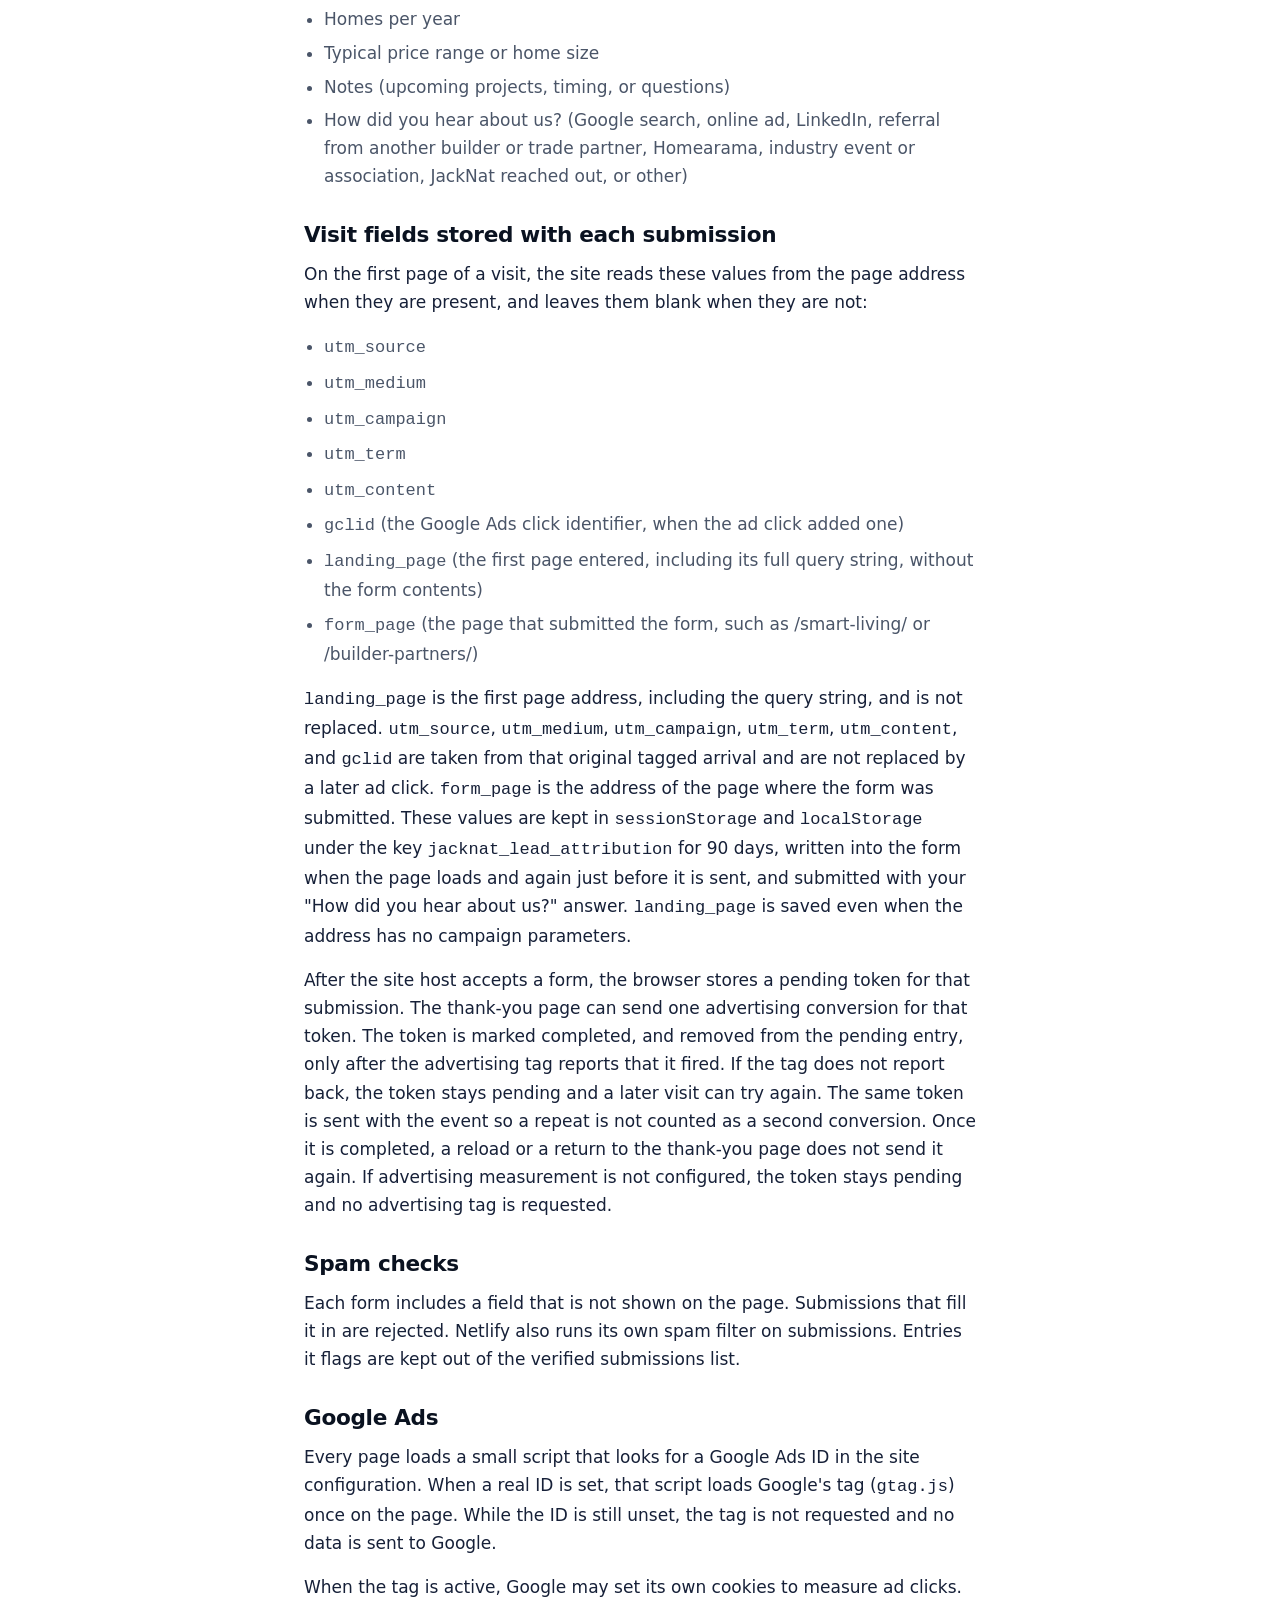
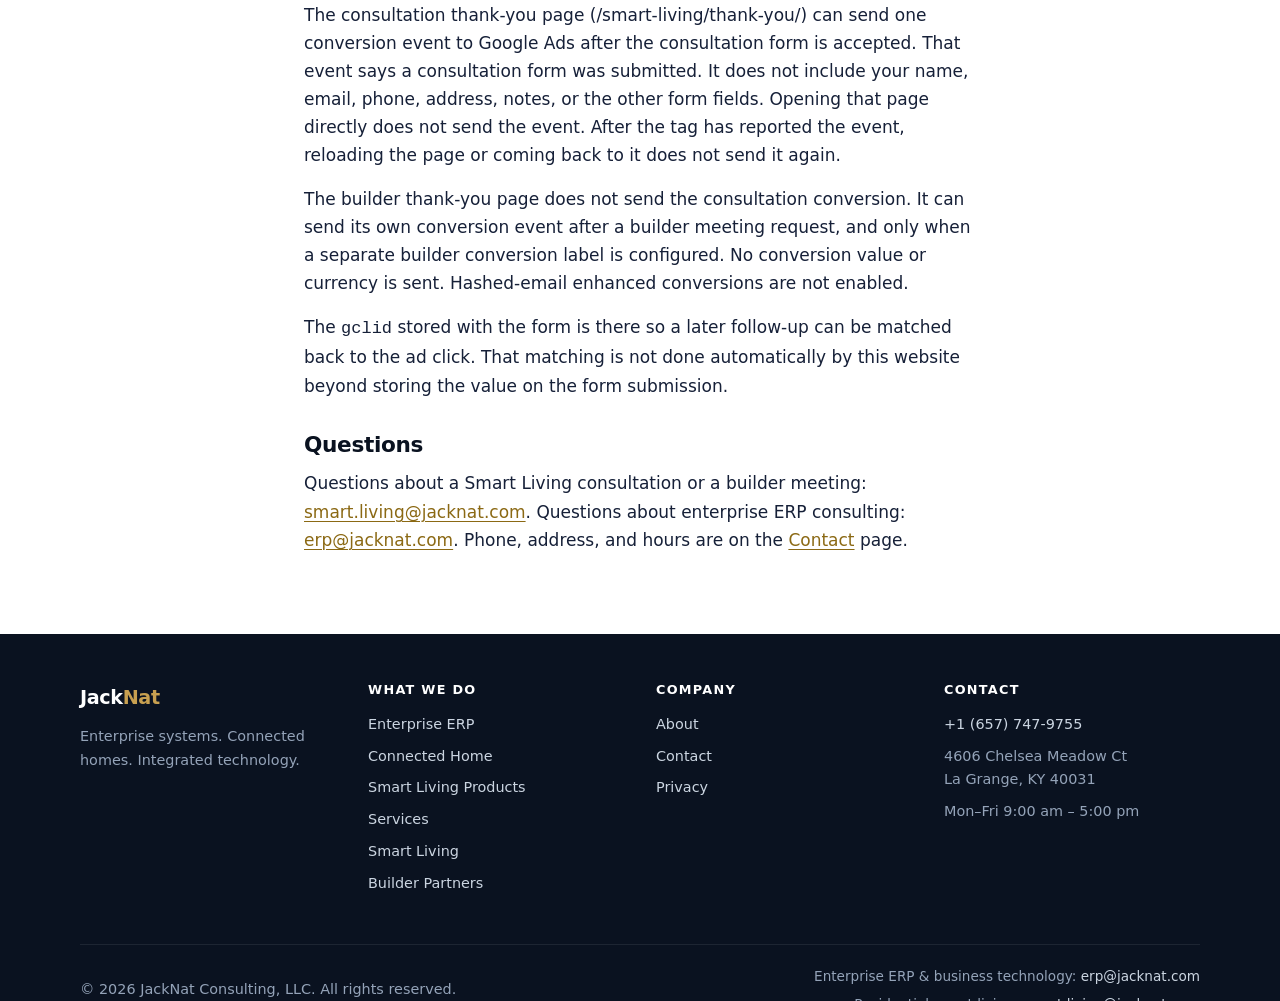
<file: privacy/index.html>
<!DOCTYPE html>
<html lang="en">
<head>
  <meta charset="utf-8">
  <meta name="viewport" content="width=device-width, initial-scale=1">
  <title>Privacy | JackNat Consulting</title>
  <meta name="description" content="How jacknat.com handles consultation and builder-meeting form submissions, visit tracking fields, and Google Ads measurement.">
  <link rel="icon" href="/images/favicon.png">
  <link rel="stylesheet" href="/css/styles.css">
</head>
<body>
  <a class="skip-link" href="#main">Skip to content</a>
  <header class="site-header">
    <div class="container header-inner">
      <a class="logo" href="/">
        <img class="logo-icon" src="/images/logo-mark-gold.png" alt="" width="40" height="40">
        <span class="logo-text">
          <span class="logo-mark">Jack<span>Nat</span></span>
          <span class="logo-sub">Consulting</span>
        </span>
      </a>
      <button class="nav-toggle" type="button" aria-expanded="false" aria-controls="site-nav">Menu</button>
      <nav class="site-nav" id="site-nav" aria-label="Primary">
        <ul>
          <li><a href="/">Home</a></li>
          <li><a href="/enterprise.html">Enterprise</a></li>
          <li><a href="/connected-home.html">Connected Home</a></li>
          <li><a href="/connected-home-products.html">Products</a></li>
          <li><a href="/services.html">Services</a></li>
          <li><a href="/about.html">About</a></li>
          <li><a class="nav-cta" href="/contact.html">Contact</a></li>
        </ul>
      </nav>
    </div>
  </header>

  <main id="main">
    <section class="page-hero">
      <div class="container">
        <span class="eyebrow" style="color:var(--gold-400)">JackNat Consulting</span>
        <h1>Privacy</h1>
        <p class="lede">What the forms on this site collect, and how visit and advertising measurement work.</p>
      </div>
    </section>

    <section class="section">
      <div class="container landing-prose">
        <p>This website, jacknat.com, is operated by JackNat Consulting, LLC, the business named in the site footer. This page describes the consultation and meeting forms, the visit fields stored with them, and Google Ads measurement. It matches the pages and scripts currently published here.</p>

        <h2>Contact page</h2>
        <p>The form on the <a href="/contact.html">Contact</a> page opens an email draft in your mail app. It is not submitted to this website and is not stored by the site host. Enterprise ERP inquiries are addressed to <a href="mailto:erp@jacknat.com">erp@jacknat.com</a>. Residential Smart Living messages, including homeowner consultations and builder partnerships, are addressed to <a href="mailto:smart.living@jacknat.com">smart.living@jacknat.com</a>.</p>

        <h2>Forms on this site</h2>
        <p>Two forms are submitted to the site host, Netlify, which stores the entry so we can reply:</p>
        <ul>
          <li>Smart Living consultation (<code>homeowner-consultation</code>) on <a href="/smart-living/">Smart Living</a>.</li>
          <li>Builder meeting request (<code>builder-meeting</code>) on <a href="/builder-partners/">Builder Partners</a>.</li>
        </ul>
        <p>We use what you submit to respond to that request. Both forms are meant to notify <a href="mailto:smart.living@jacknat.com">smart.living@jacknat.com</a> only, and follow-up with you comes from that address. Enterprise ERP mail stays on erp@jacknat.com and is not a recipient of these two forms. A hidden subject line is included so the notification can be recognized. The form fields themselves are listed below.</p>

        <h2>Smart Living consultation</h2>
        <p>The consultation form asks for:</p>
        <ul>
          <li>Name, email, phone, and address or town</li>
          <li>What you are interested in (any of: home theater / media room, whole-home audio, outdoor TV and audio, lighting control, climate control, Wi-Fi and networking, cameras and security readiness, support for an existing system, or not sure yet)</li>
          <li>Timeline</li>
          <li>Notes</li>
          <li>How did you hear about us? (Google search, online ad, social media, friend or family referral, builder / designer / realtor referral, Homearama, or other)</li>
        </ul>

        <h2>Builder meeting</h2>
        <p>The builder meeting form asks for:</p>
        <ul>
          <li>Name, company, role, email, and phone</li>
          <li>Homes per year</li>
          <li>Typical price range or home size</li>
          <li>Notes (upcoming projects, timing, or questions)</li>
          <li>How did you hear about us? (Google search, online ad, LinkedIn, referral from another builder or trade partner, Homearama, industry event or association, JackNat reached out, or other)</li>
        </ul>

        <h2>Visit fields stored with each submission</h2>
        <p>On the first page of a visit, the site reads these values from the page address when they are present, and leaves them blank when they are not:</p>
        <ul>
          <li><code>utm_source</code></li>
          <li><code>utm_medium</code></li>
          <li><code>utm_campaign</code></li>
          <li><code>utm_term</code></li>
          <li><code>utm_content</code></li>
          <li><code>gclid</code> (the Google Ads click identifier, when the ad click added one)</li>
          <li><code>landing_page</code> (the first page entered, including its full query string, without the form contents)</li>
          <li><code>form_page</code> (the page that submitted the form, such as /smart-living/ or /builder-partners/)</li>
        </ul>
        <p><code>landing_page</code> is the first page address, including the query string, and is not replaced. <code>utm_source</code>, <code>utm_medium</code>, <code>utm_campaign</code>, <code>utm_term</code>, <code>utm_content</code>, and <code>gclid</code> are taken from that original tagged arrival and are not replaced by a later ad click. <code>form_page</code> is the address of the page where the form was submitted. These values are kept in <code>sessionStorage</code> and <code>localStorage</code> under the key <code>jacknat_lead_attribution</code> for 90 days, written into the form when the page loads and again just before it is sent, and submitted with your "How did you hear about us?" answer. <code>landing_page</code> is saved even when the address has no campaign parameters.</p>
        <p>After the site host accepts a form, the browser stores a pending token for that submission. The thank-you page can send one advertising conversion for that token. The token is marked completed, and removed from the pending entry, only after the advertising tag reports that it fired. If the tag does not report back, the token stays pending and a later visit can try again. The same token is sent with the event so a repeat is not counted as a second conversion. Once it is completed, a reload or a return to the thank-you page does not send it again. If advertising measurement is not configured, the token stays pending and no advertising tag is requested.</p>

        <h2>Spam checks</h2>
        <p>Each form includes a field that is not shown on the page. Submissions that fill it in are rejected. Netlify also runs its own spam filter on submissions. Entries it flags are kept out of the verified submissions list.</p>

        <h2>Google Ads</h2>
        <p>Every page loads a small script that looks for a Google Ads ID in the site configuration. When a real ID is set, that script loads Google's tag (<code>gtag.js</code>) once on the page. While the ID is still unset, the tag is not requested and no data is sent to Google.</p>
        <p>When the tag is active, Google may set its own cookies to measure ad clicks. The consultation thank-you page (/smart-living/thank-you/) can send one conversion event to Google Ads after the consultation form is accepted. That event says a consultation form was submitted. It does not include your name, email, phone, address, notes, or the other form fields. Opening that page directly does not send the event. After the tag has reported the event, reloading the page or coming back to it does not send it again.</p>
        <p>The builder thank-you page does not send the consultation conversion. It can send its own conversion event after a builder meeting request, and only when a separate builder conversion label is configured. No conversion value or currency is sent. Hashed-email enhanced conversions are not enabled.</p>
        <p>The <code>gclid</code> stored with the form is there so a later follow-up can be matched back to the ad click. That matching is not done automatically by this website beyond storing the value on the form submission.</p>

        <h2>Questions</h2>
        <p>Questions about a Smart Living consultation or a builder meeting: <a href="mailto:smart.living@jacknat.com">smart.living@jacknat.com</a>. Questions about enterprise ERP consulting: <a href="mailto:erp@jacknat.com">erp@jacknat.com</a>. Phone, address, and hours are on the <a href="/contact.html">Contact</a> page.</p>
      </div>
    </section>
  </main>

  <footer class="site-footer">
    <div class="container">
      <div class="footer-grid">
        <div class="footer-brand">
          <div class="logo-mark">Jack<span style="color:var(--gold-400)">Nat</span></div>
          <p>Enterprise systems. Connected homes. Integrated technology.</p>
        </div>
        <div>
          <h3>What we do</h3>
          <ul>
            <li><a href="/enterprise.html">Enterprise ERP</a></li>
            <li><a href="/connected-home.html">Connected Home</a></li>
            <li><a href="/connected-home-products.html">Smart Living Products</a></li>
            <li><a href="/services.html">Services</a></li>
            <li><a href="/smart-living/">Smart Living</a></li>
            <li><a href="/builder-partners/">Builder Partners</a></li>
          </ul>
        </div>
        <div>
          <h3>Company</h3>
          <ul>
            <li><a href="/about.html">About</a></li>
            <li><a href="/contact.html">Contact</a></li>
            <li><a href="/privacy/">Privacy</a></li>
          </ul>
        </div>
        <div>
          <h3>Contact</h3>
          <ul>
            <li><a href="tel:+16577479755">+1 (657) 747-9755</a></li>
            <li>4606 Chelsea Meadow Ct<br>La Grange, KY 40031</li>
            <li>Mon–Fri 9:00 am – 5:00 pm</li>
          </ul>
        </div>
      </div>
      <div class="footer-bottom">
        <p>&copy; 2026 JackNat Consulting, LLC. All rights reserved.</p>
        <p class="footer-emails">
          <span>Enterprise ERP &amp; business technology: <a href="mailto:erp@jacknat.com">erp@jacknat.com</a></span>
          <span>Residential smart living: <a href="mailto:smart.living@jacknat.com">smart.living@jacknat.com</a></span>
        </p>
      </div>
    </div>
  </footer>
  <script src="/js/ads-config.js"></script>
  <script src="/js/campaign.js"></script>
  <script src="/js/main.js"></script>
</body>
</html>
</file>
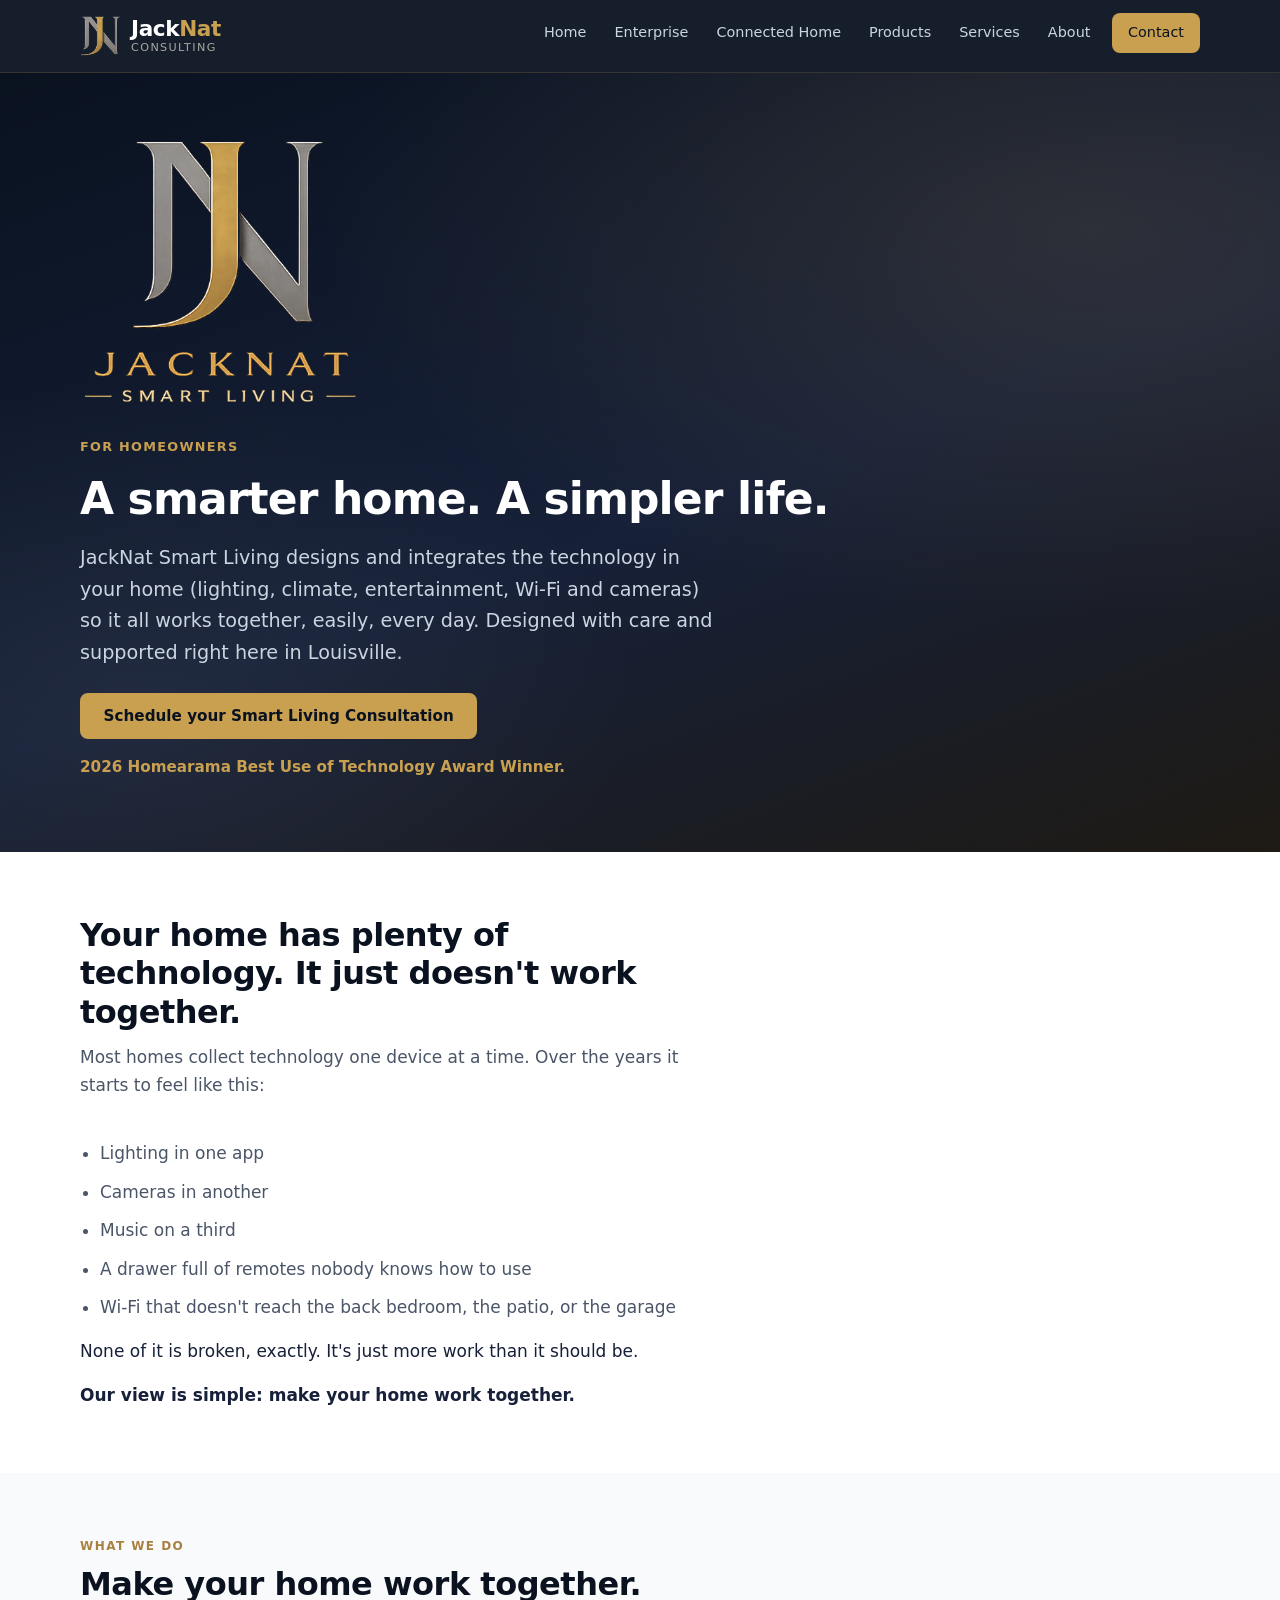
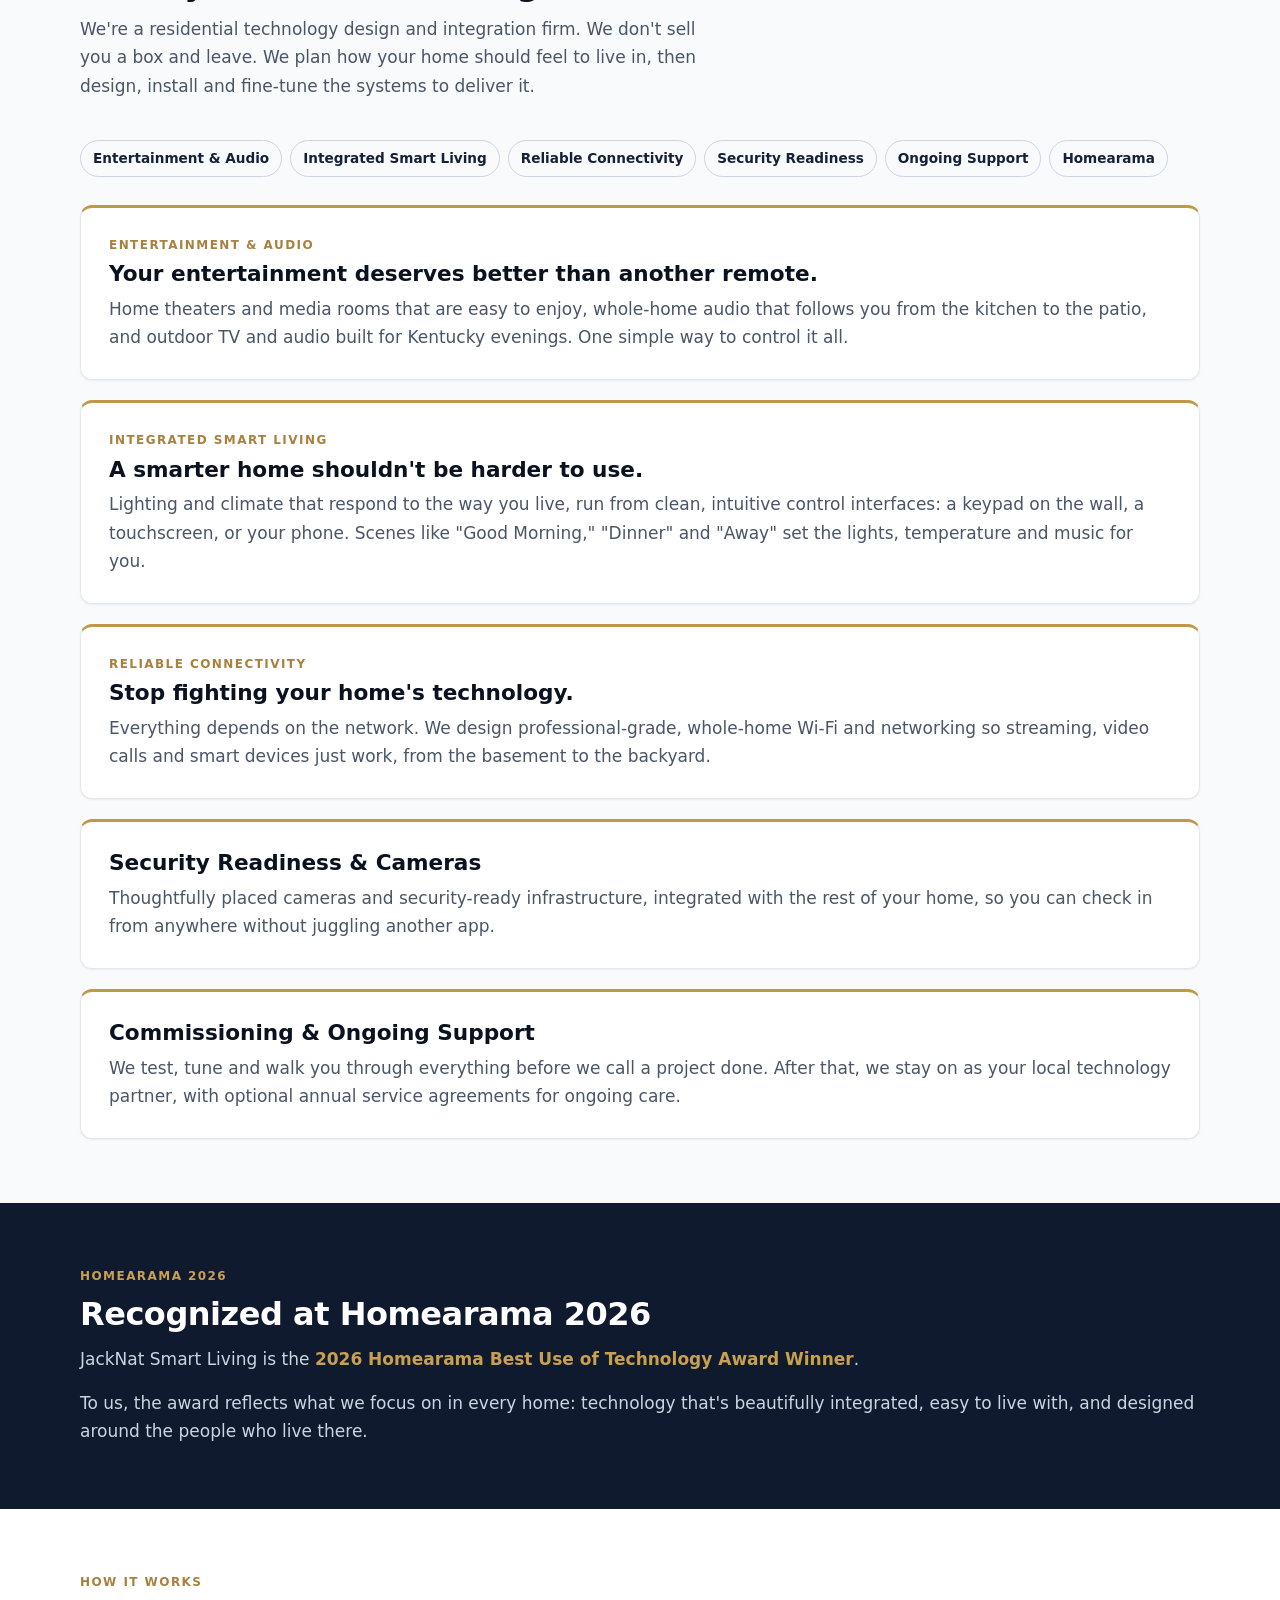
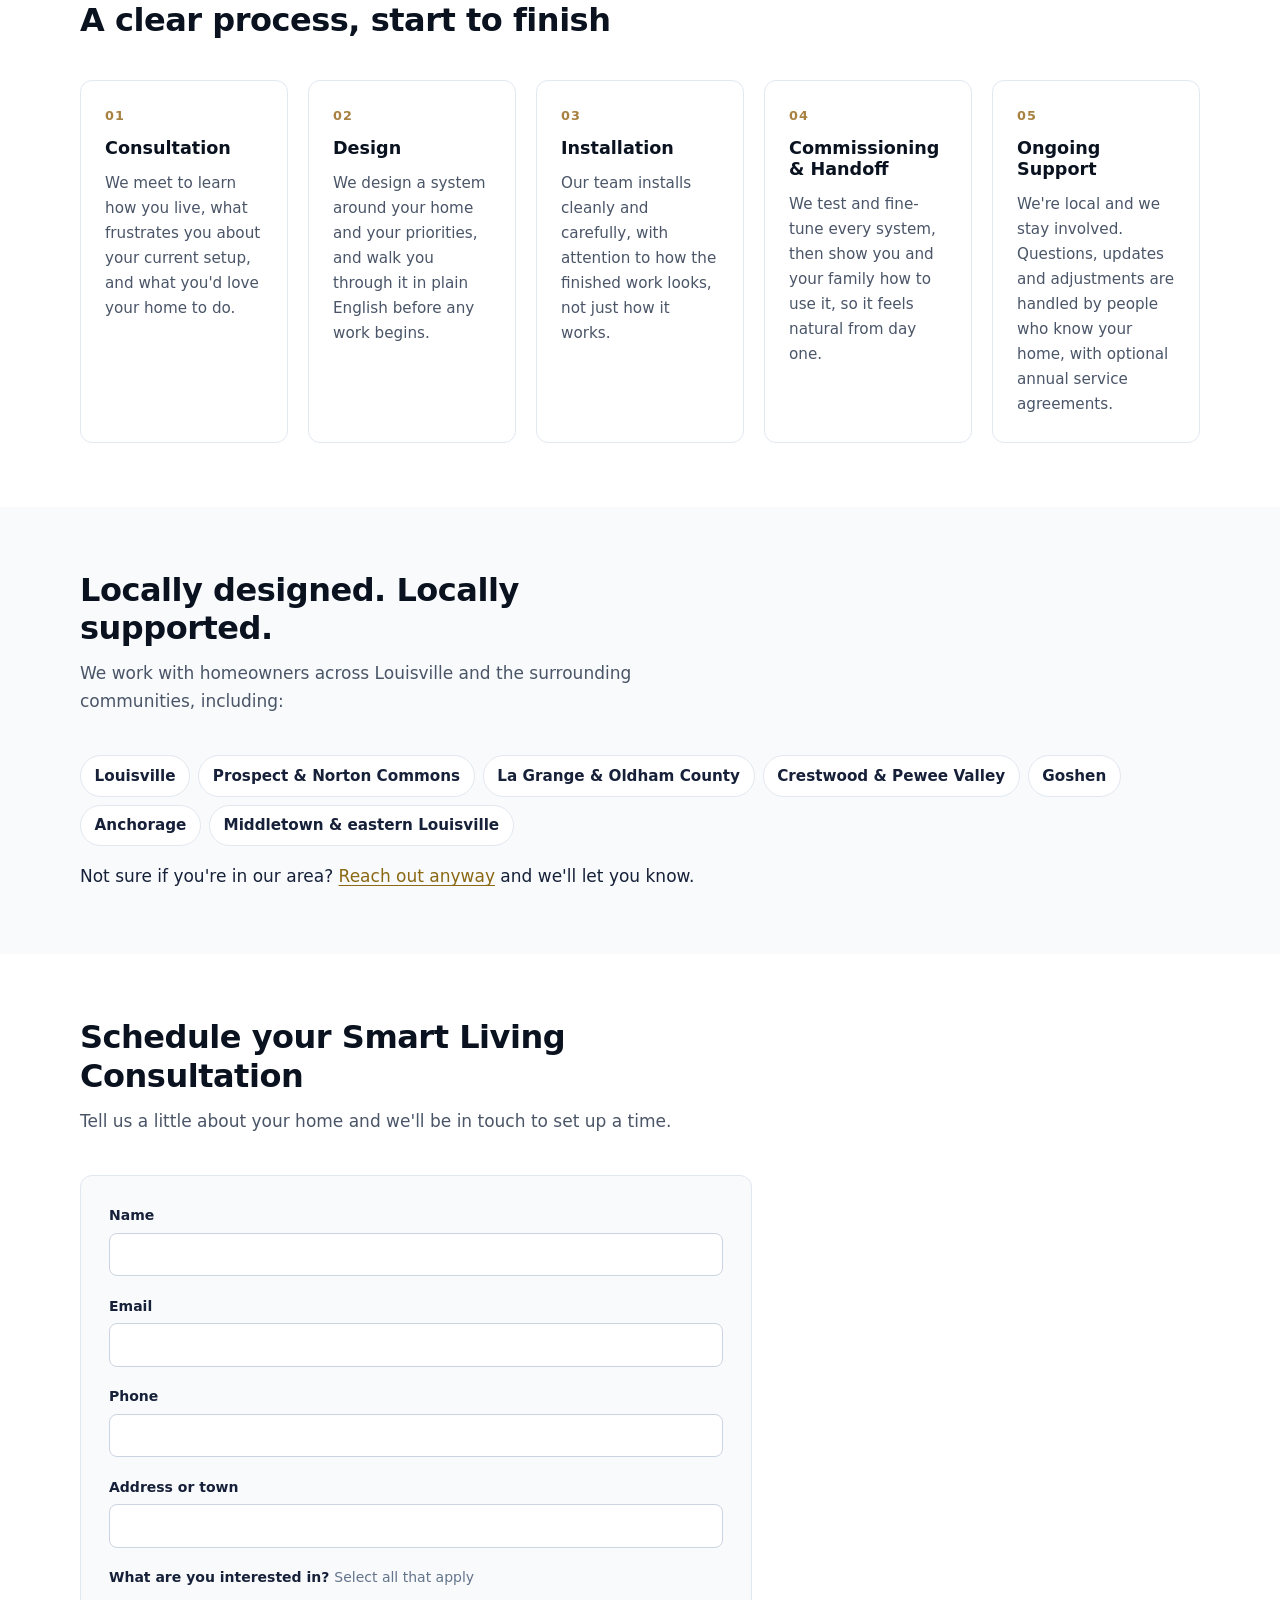
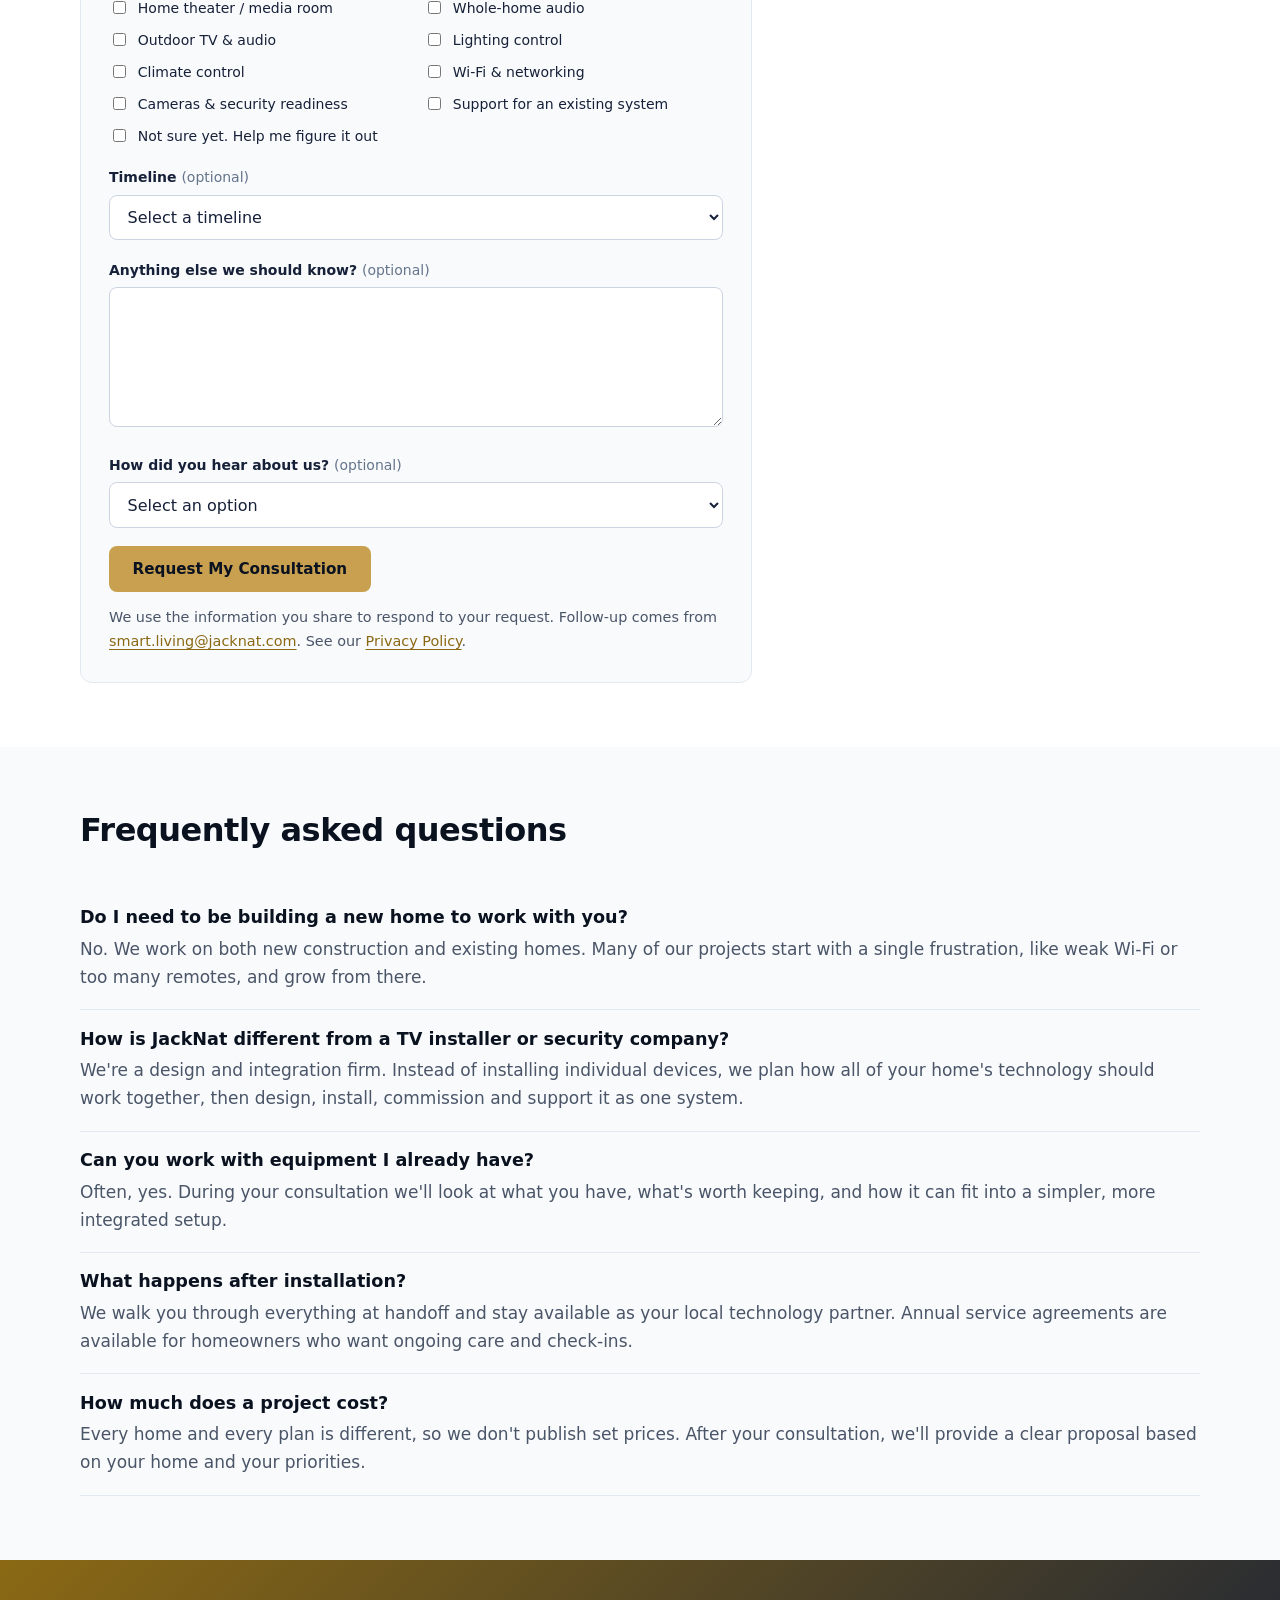
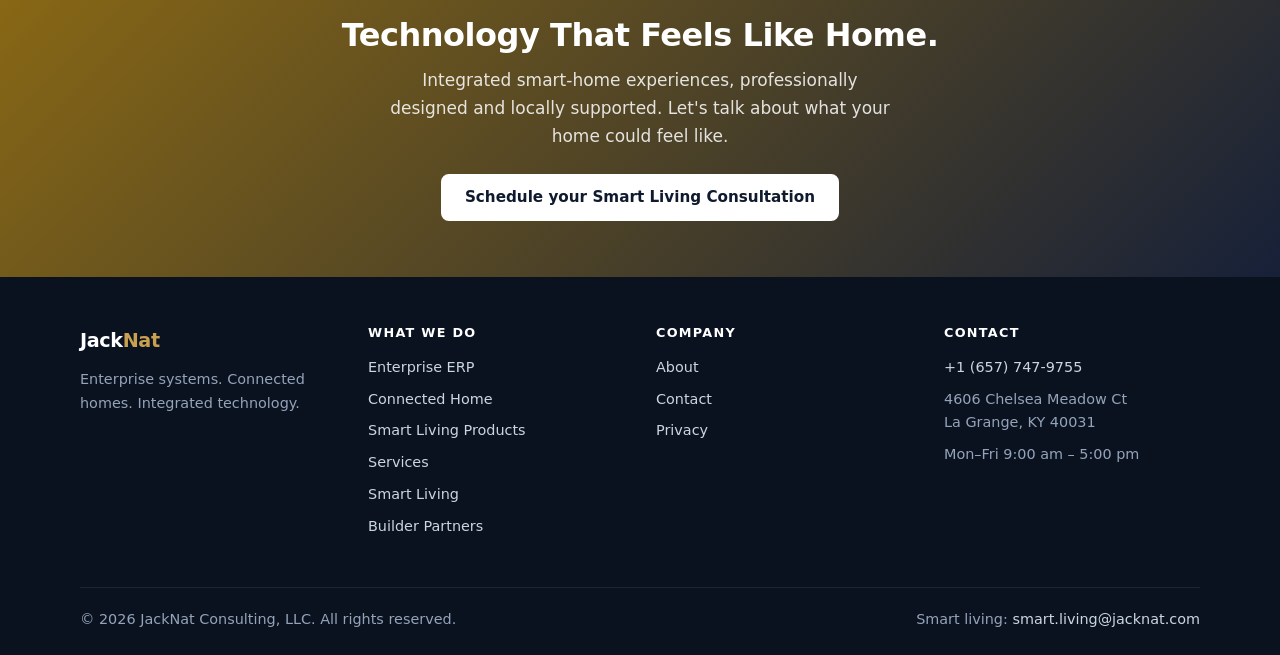
<file: smart-living/index.html>
<!DOCTYPE html>
<html lang="en">
<head>
  <meta charset="utf-8">
  <meta name="viewport" content="width=device-width, initial-scale=1">
  <title>Smart Home Design &amp; Integration in Louisville | JackNat</title>
  <meta name="description" content="Lighting, climate, audio, theater, Wi-Fi and cameras that work together, professionally designed and locally supported in Louisville and Oldham County.">
  <link rel="icon" href="/images/favicon.png">
  <link rel="stylesheet" href="/css/styles.css">
</head>
<body>
  <a class="skip-link" href="#main">Skip to content</a>
  <header class="site-header">
    <div class="container header-inner">
      <a class="logo" href="/">
        <img class="logo-icon" src="/images/logo-mark-gold.png" alt="" width="40" height="40">
        <span class="logo-text">
          <span class="logo-mark">Jack<span>Nat</span></span>
          <span class="logo-sub">Consulting</span>
        </span>
      </a>
      <button class="nav-toggle" type="button" aria-expanded="false" aria-controls="site-nav">Menu</button>
      <nav class="site-nav" id="site-nav" aria-label="Primary">
        <ul>
          <li><a href="/">Home</a></li>
          <li><a href="/enterprise.html">Enterprise</a></li>
          <li><a href="/connected-home.html">Connected Home</a></li>
          <li><a href="/connected-home-products.html">Products</a></li>
          <li><a href="/services.html">Services</a></li>
          <li><a href="/about.html">About</a></li>
          <li><a class="nav-cta" href="/contact.html">Contact</a></li>
        </ul>
      </nav>
    </div>
  </header>

  <main id="main">
    <section class="hero landing-hero">
      <div class="container">
        <img class="sl-logo sl-logo-hero" src="/images/logo-smart-living-gold.png" alt="JackNat Smart Living">
        <p class="hero-eyebrow">For homeowners</p>
        <h1>A smarter home. A simpler life.</h1>
        <p class="lede">JackNat Smart Living designs and integrates the technology in your home (lighting, climate, entertainment, Wi-Fi and cameras) so it all works together, easily, every day. Designed with care and supported right here in Louisville.</p>
        <div class="btn-group">
          <a class="btn btn-primary" href="#consultation">Schedule your Smart Living Consultation</a>
        </div>
        <p class="hero-award">2026 Homearama Best Use of Technology Award Winner.</p>
      </div>
    </section>

    <section class="section" aria-labelledby="problem-heading">
      <div class="container">
        <div class="section-header">
          <h2 id="problem-heading">Your home has plenty of technology. It just doesn't work together.</h2>
          <p>Most homes collect technology one device at a time. Over the years it starts to feel like this:</p>
        </div>
        <ul class="bullet-list">
          <li>Lighting in one app</li>
          <li>Cameras in another</li>
          <li>Music on a third</li>
          <li>A drawer full of remotes nobody knows how to use</li>
          <li>Wi-Fi that doesn't reach the back bedroom, the patio, or the garage</li>
        </ul>
        <p>None of it is broken, exactly. It's just more work than it should be.</p>
        <p class="mb-0"><strong>Our view is simple: make your home work together.</strong></p>
      </div>
    </section>

    <section class="section section-alt" aria-labelledby="services-heading">
      <div class="container">
        <div class="section-header">
          <span class="eyebrow">What we do</span>
          <h2 id="services-heading">Make your home work together.</h2>
          <p>We're a residential technology design and integration firm. We don't sell you a box and leave. We plan how your home should feel to live in, then design, install and fine-tune the systems to deliver it.</p>
        </div>
        <ul class="jump-links">
          <li><a href="#entertainment-audio">Entertainment &amp; Audio</a></li>
          <li><a href="#integrated-smart-living">Integrated Smart Living</a></li>
          <li><a href="#connectivity">Reliable Connectivity</a></li>
          <li><a href="#security-readiness">Security Readiness</a></li>
          <li><a href="#support">Ongoing Support</a></li>
          <li><a href="#homearama">Homearama</a></li>
        </ul>
        <div class="offer-stack" style="margin-top:1.75rem">
          <article id="entertainment-audio" class="card card-accent offer-card anchor-target">
            <p class="offer-kicker">Entertainment &amp; Audio</p>
            <h3>Your entertainment deserves better than another remote.</h3>
            <p class="mb-0">Home theaters and media rooms that are easy to enjoy, whole-home audio that follows you from the kitchen to the patio, and outdoor TV and audio built for Kentucky evenings. One simple way to control it all.</p>
          </article>
          <article id="integrated-smart-living" class="card card-accent offer-card anchor-target">
            <p class="offer-kicker">Integrated Smart Living</p>
            <h3>A smarter home shouldn't be harder to use.</h3>
            <p class="mb-0">Lighting and climate that respond to the way you live, run from clean, intuitive control interfaces: a keypad on the wall, a touchscreen, or your phone. Scenes like "Good Morning," "Dinner" and "Away" set the lights, temperature and music for you.</p>
          </article>
          <article id="connectivity" class="card card-accent offer-card anchor-target">
            <p class="offer-kicker">Reliable Connectivity</p>
            <h3>Stop fighting your home's technology.</h3>
            <p class="mb-0">Everything depends on the network. We design professional-grade, whole-home Wi-Fi and networking so streaming, video calls and smart devices just work, from the basement to the backyard.</p>
          </article>
          <article id="security-readiness" class="card card-accent offer-card anchor-target">
            <h3>Security Readiness &amp; Cameras</h3>
            <p class="mb-0">Thoughtfully placed cameras and security-ready infrastructure, integrated with the rest of your home, so you can check in from anywhere without juggling another app.</p>
          </article>
          <article id="support" class="card card-accent offer-card anchor-target">
            <h3>Commissioning &amp; Ongoing Support</h3>
            <p class="mb-0">We test, tune and walk you through everything before we call a project done. After that, we stay on as your local technology partner, with optional annual service agreements for ongoing care.</p>
          </article>
        </div>
      </div>
    </section>

    <section id="homearama" class="section section-dark anchor-target" aria-labelledby="homearama-heading">
      <div class="container">
        <span class="eyebrow">Homearama 2026</span>
        <h2 id="homearama-heading">Recognized at Homearama 2026</h2>
        <p>JackNat Smart Living is the <strong class="award-name">2026 Homearama Best Use of Technology Award Winner</strong>.</p>
        <p class="mb-0">To us, the award reflects what we focus on in every home: technology that's beautifully integrated, easy to live with, and designed around the people who live there.</p>
      </div>
    </section>

    <section class="section" aria-labelledby="process-heading">
      <div class="container">
        <div class="section-header">
          <span class="eyebrow">How it works</span>
          <h2 id="process-heading">A clear process, start to finish</h2>
        </div>
        <div class="process-grid">
          <div class="process-step">
            <h3>Consultation</h3>
            <p>We meet to learn how you live, what frustrates you about your current setup, and what you'd love your home to do.</p>
          </div>
          <div class="process-step">
            <h3>Design</h3>
            <p>We design a system around your home and your priorities, and walk you through it in plain English before any work begins.</p>
          </div>
          <div class="process-step">
            <h3>Installation</h3>
            <p>Our team installs cleanly and carefully, with attention to how the finished work looks, not just how it works.</p>
          </div>
          <div class="process-step">
            <h3>Commissioning &amp; Handoff</h3>
            <p>We test and fine-tune every system, then show you and your family how to use it, so it feels natural from day one.</p>
          </div>
          <div class="process-step">
            <h3>Ongoing Support</h3>
            <p>We're local and we stay involved. Questions, updates and adjustments are handled by people who know your home, with optional annual service agreements.</p>
          </div>
        </div>
      </div>
    </section>

    <section class="section section-alt" aria-labelledby="area-heading">
      <div class="container">
        <div class="section-header">
          <h2 id="area-heading">Locally designed. Locally supported.</h2>
          <p>We work with homeowners across Louisville and the surrounding communities, including:</p>
        </div>
        <ul class="area-list">
          <li>Louisville</li>
          <li>Prospect &amp; Norton Commons</li>
          <li>La Grange &amp; Oldham County</li>
          <li>Crestwood &amp; Pewee Valley</li>
          <li>Goshen</li>
          <li>Anchorage</li>
          <li>Middletown &amp; eastern Louisville</li>
        </ul>
        <p class="mb-0">Not sure if you're in our area? <a href="#consultation">Reach out anyway</a> and we'll let you know.</p>
      </div>
    </section>

    <section id="consultation" class="section anchor-target" aria-labelledby="form-heading">
      <div class="container">
        <div class="section-header">
          <h2 id="form-heading">Schedule your Smart Living Consultation</h2>
          <p>Tell us a little about your home and we'll be in touch to set up a time.</p>
        </div>
        <div class="contact-form landing-form">
          <form
            id="homeowner-consultation-form"
            name="homeowner-consultation"
            method="POST"
            action="/smart-living/thank-you/"
            data-netlify="true"
            netlify
            netlify-honeypot="bot-field"
            data-conversion-form="homeowner-consultation"
          >
            <input type="hidden" name="form-name" value="homeowner-consultation">
            <input type="hidden" name="subject" value="Smart Living consultation request (%{formName}, %{submissionId})">
            <p class="form-honeypot" aria-hidden="true">
              <label>Leave this field blank <input type="text" name="bot-field" tabindex="-1" autocomplete="off"></label>
            </p>
            <input type="hidden" name="utm_source" value="" autocomplete="off">
            <input type="hidden" name="utm_medium" value="" autocomplete="off">
            <input type="hidden" name="utm_campaign" value="" autocomplete="off">
            <input type="hidden" name="utm_term" value="" autocomplete="off">
            <input type="hidden" name="utm_content" value="" autocomplete="off">
            <input type="hidden" name="gclid" value="" autocomplete="off">
            <input type="hidden" name="landing_page" value="" autocomplete="off">
            <input type="hidden" name="form_page" value="" autocomplete="off">

            <div class="form-row">
              <label for="hl-name">Name</label>
              <input type="text" id="hl-name" name="name" autocomplete="name" required>
            </div>
            <div class="form-row">
              <label for="hl-email">Email</label>
              <input type="email" id="hl-email" name="email" autocomplete="email" required>
            </div>
            <div class="form-row">
              <label for="hl-phone">Phone</label>
              <input type="tel" id="hl-phone" name="phone" autocomplete="tel" required>
            </div>
            <div class="form-row">
              <label for="hl-address">Address or town</label>
              <input type="text" id="hl-address" name="address_or_town" autocomplete="address-line1" required>
            </div>
            <div class="form-row">
              <p class="form-label" id="hl-interests-label">What are you interested in? <span class="optional">Select all that apply</span></p>
              <div class="check-grid" role="group" aria-labelledby="hl-interests-label">
                <label class="check-option"><input type="checkbox" name="interests" value="Home theater / media room"> <span>Home theater / media room</span></label>
                <label class="check-option"><input type="checkbox" name="interests" value="Whole-home audio"> <span>Whole-home audio</span></label>
                <label class="check-option"><input type="checkbox" name="interests" value="Outdoor TV &amp; audio"> <span>Outdoor TV &amp; audio</span></label>
                <label class="check-option"><input type="checkbox" name="interests" value="Lighting control"> <span>Lighting control</span></label>
                <label class="check-option"><input type="checkbox" name="interests" value="Climate control"> <span>Climate control</span></label>
                <label class="check-option"><input type="checkbox" name="interests" value="Wi-Fi &amp; networking"> <span>Wi-Fi &amp; networking</span></label>
                <label class="check-option"><input type="checkbox" name="interests" value="Cameras &amp; security readiness"> <span>Cameras &amp; security readiness</span></label>
                <label class="check-option"><input type="checkbox" name="interests" value="Support for an existing system"> <span>Support for an existing system</span></label>
                <label class="check-option"><input type="checkbox" name="interests" value="Not sure yet. Help me figure it out"> <span>Not sure yet. Help me figure it out</span></label>
              </div>
            </div>
            <div class="form-row">
              <label for="hl-timeline">Timeline <span class="optional">(optional)</span></label>
              <select id="hl-timeline" name="timeline">
                <option value="">Select a timeline</option>
                <option>As soon as possible</option>
                <option>In the next 3 months</option>
                <option>3–6 months</option>
                <option>6+ months</option>
                <option>New build / remodel in planning</option>
              </select>
            </div>
            <div class="form-row">
              <label for="hl-notes">Anything else we should know? <span class="optional">(optional)</span></label>
              <textarea id="hl-notes" name="notes"></textarea>
            </div>
            <div class="form-row">
              <label for="hl-hear">How did you hear about us? <span class="optional">(optional)</span></label>
              <select id="hl-hear" name="hear_about">
                <option value="">Select an option</option>
                <option>Google search</option>
                <option>Online ad</option>
                <option>Social media</option>
                <option>Friend or family referral</option>
                <option>Builder, designer or realtor referral</option>
                <option>Homearama</option>
                <option>Other</option>
              </select>
            </div>
            <p class="form-error" data-form-error hidden></p>
            <button class="btn btn-primary" type="submit">Request My Consultation</button>
            <p class="privacy-note">We use the information you share to respond to your request. Follow-up comes from <a href="mailto:smart.living@jacknat.com">smart.living@jacknat.com</a>. See our <a href="/privacy/">Privacy Policy</a>.</p>
          </form>
        </div>
      </div>
    </section>

    <section class="section section-alt" aria-labelledby="faq-heading">
      <div class="container">
        <div class="section-header">
          <h2 id="faq-heading">Frequently asked questions</h2>
        </div>
        <div class="faq-item">
          <h3>Do I need to be building a new home to work with you?</h3>
          <p>No. We work on both new construction and existing homes. Many of our projects start with a single frustration, like weak Wi-Fi or too many remotes, and grow from there.</p>
        </div>
        <div class="faq-item">
          <h3>How is JackNat different from a TV installer or security company?</h3>
          <p>We're a design and integration firm. Instead of installing individual devices, we plan how all of your home's technology should work together, then design, install, commission and support it as one system.</p>
        </div>
        <div class="faq-item">
          <h3>Can you work with equipment I already have?</h3>
          <p>Often, yes. During your consultation we'll look at what you have, what's worth keeping, and how it can fit into a simpler, more integrated setup.</p>
        </div>
        <div class="faq-item">
          <h3>What happens after installation?</h3>
          <p>We walk you through everything at handoff and stay available as your local technology partner. Annual service agreements are available for homeowners who want ongoing care and check-ins.</p>
        </div>
        <div class="faq-item">
          <h3>How much does a project cost?</h3>
          <p>Every home and every plan is different, so we don't publish set prices. After your consultation, we'll provide a clear proposal based on your home and your priorities.</p>
        </div>
      </div>
    </section>

    <section class="cta-band">
      <div class="container">
        <h2>Technology That Feels Like Home.</h2>
        <p>Integrated smart-home experiences, professionally designed and locally supported. Let's talk about what your home could feel like.</p>
        <a class="btn btn-primary" href="#consultation">Schedule your Smart Living Consultation</a>
      </div>
    </section>
  </main>

  <footer class="site-footer">
    <div class="container">
      <div class="footer-grid">
        <div class="footer-brand">
          <div class="logo-mark">Jack<span style="color:var(--gold-400)">Nat</span></div>
          <p>Enterprise systems. Connected homes. Integrated technology.</p>
        </div>
        <div>
          <h3>What we do</h3>
          <ul>
            <li><a href="/enterprise.html">Enterprise ERP</a></li>
            <li><a href="/connected-home.html">Connected Home</a></li>
            <li><a href="/connected-home-products.html">Smart Living Products</a></li>
            <li><a href="/services.html">Services</a></li>
            <li><a href="/smart-living/">Smart Living</a></li>
            <li><a href="/builder-partners/">Builder Partners</a></li>
          </ul>
        </div>
        <div>
          <h3>Company</h3>
          <ul>
            <li><a href="/about.html">About</a></li>
            <li><a href="/contact.html">Contact</a></li>
            <li><a href="/privacy/">Privacy</a></li>
          </ul>
        </div>
        <div>
          <h3>Contact</h3>
          <ul>
            <li><a href="tel:+16577479755">+1 (657) 747-9755</a></li>
            <li>4606 Chelsea Meadow Ct<br>La Grange, KY 40031</li>
            <li>Mon–Fri 9:00 am – 5:00 pm</li>
          </ul>
        </div>
      </div>
      <div class="footer-bottom">
        <p>&copy; 2026 JackNat Consulting, LLC. All rights reserved.</p>
        <p>Smart living: <a href="mailto:smart.living@jacknat.com">smart.living@jacknat.com</a></p>
      </div>
    </div>
  </footer>
  <script src="/js/ads-config.js"></script>
  <script src="/js/campaign.js"></script>
  <script src="/js/main.js"></script>
</body>
</html>
</file>
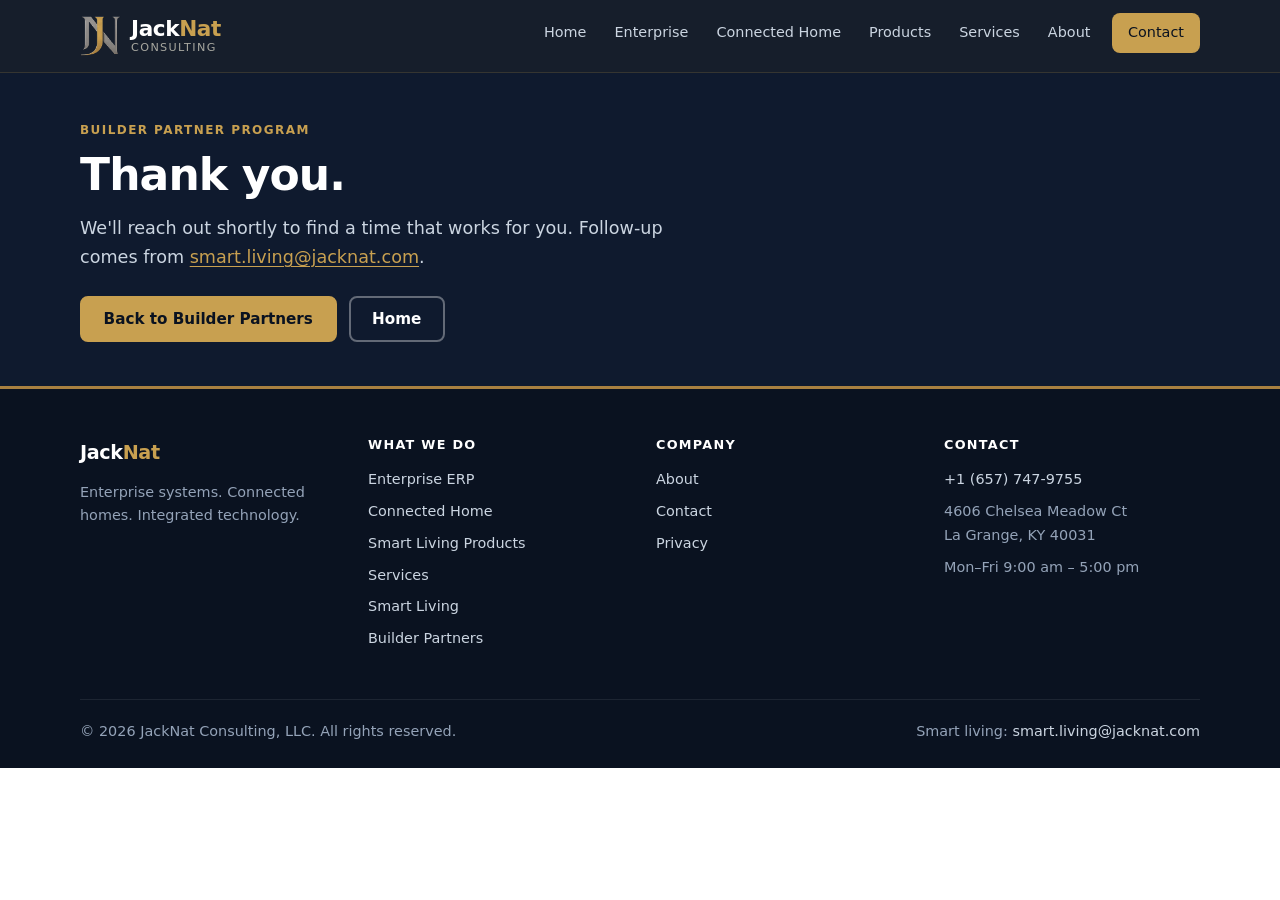
<file: builder-partners/thank-you/index.html>
<!DOCTYPE html>
<html lang="en">
<head>
  <meta charset="utf-8">
  <meta name="viewport" content="width=device-width, initial-scale=1">
  <title>Meeting request received | JackNat Smart Living</title>
  <meta name="description" content="Your builder meeting request has been received.">
  <meta name="robots" content="noindex, nofollow">
  <link rel="icon" href="/images/favicon.png">
  <link rel="stylesheet" href="/css/styles.css">
</head>
<body data-conversion-form="builder-meeting">
  <a class="skip-link" href="#main">Skip to content</a>
  <header class="site-header">
    <div class="container header-inner">
      <a class="logo" href="/">
        <img class="logo-icon" src="/images/logo-mark-gold.png" alt="" width="40" height="40">
        <span class="logo-text">
          <span class="logo-mark">Jack<span>Nat</span></span>
          <span class="logo-sub">Consulting</span>
        </span>
      </a>
      <button class="nav-toggle" type="button" aria-expanded="false" aria-controls="site-nav">Menu</button>
      <nav class="site-nav" id="site-nav" aria-label="Primary">
        <ul>
          <li><a href="/">Home</a></li>
          <li><a href="/enterprise.html">Enterprise</a></li>
          <li><a href="/connected-home.html">Connected Home</a></li>
          <li><a href="/connected-home-products.html">Products</a></li>
          <li><a href="/services.html">Services</a></li>
          <li><a href="/about.html">About</a></li>
          <li><a class="nav-cta" href="/contact.html">Contact</a></li>
        </ul>
      </nav>
    </div>
  </header>

  <main id="main">
    <section class="page-hero">
      <div class="container">
        <span class="eyebrow" style="color:var(--gold-400)">Builder Partner Program</span>
        <h1>Thank you.</h1>
        <p class="lede">We'll reach out shortly to find a time that works for you. Follow-up comes from <a href="mailto:smart.living@jacknat.com">smart.living@jacknat.com</a>.</p>
        <div class="btn-group">
          <a class="btn btn-primary" href="/builder-partners/">Back to Builder Partners</a>
          <a class="btn btn-secondary" href="/">Home</a>
        </div>
      </div>
    </section>
  </main>

  <footer class="site-footer">
    <div class="container">
      <div class="footer-grid">
        <div class="footer-brand">
          <div class="logo-mark">Jack<span style="color:var(--gold-400)">Nat</span></div>
          <p>Enterprise systems. Connected homes. Integrated technology.</p>
        </div>
        <div>
          <h3>What we do</h3>
          <ul>
            <li><a href="/enterprise.html">Enterprise ERP</a></li>
            <li><a href="/connected-home.html">Connected Home</a></li>
            <li><a href="/connected-home-products.html">Smart Living Products</a></li>
            <li><a href="/services.html">Services</a></li>
            <li><a href="/smart-living/">Smart Living</a></li>
            <li><a href="/builder-partners/">Builder Partners</a></li>
          </ul>
        </div>
        <div>
          <h3>Company</h3>
          <ul>
            <li><a href="/about.html">About</a></li>
            <li><a href="/contact.html">Contact</a></li>
            <li><a href="/privacy/">Privacy</a></li>
          </ul>
        </div>
        <div>
          <h3>Contact</h3>
          <ul>
            <li><a href="tel:+16577479755">+1 (657) 747-9755</a></li>
            <li>4606 Chelsea Meadow Ct<br>La Grange, KY 40031</li>
            <li>Mon–Fri 9:00 am – 5:00 pm</li>
          </ul>
        </div>
      </div>
      <div class="footer-bottom">
        <p>&copy; 2026 JackNat Consulting, LLC. All rights reserved.</p>
        <p>Smart living: <a href="mailto:smart.living@jacknat.com">smart.living@jacknat.com</a></p>
      </div>
    </div>
  </footer>
  <script src="/js/ads-config.js"></script>
  <script src="/js/campaign.js"></script>
  <script src="/js/main.js"></script>
</body>
</html>
</file>
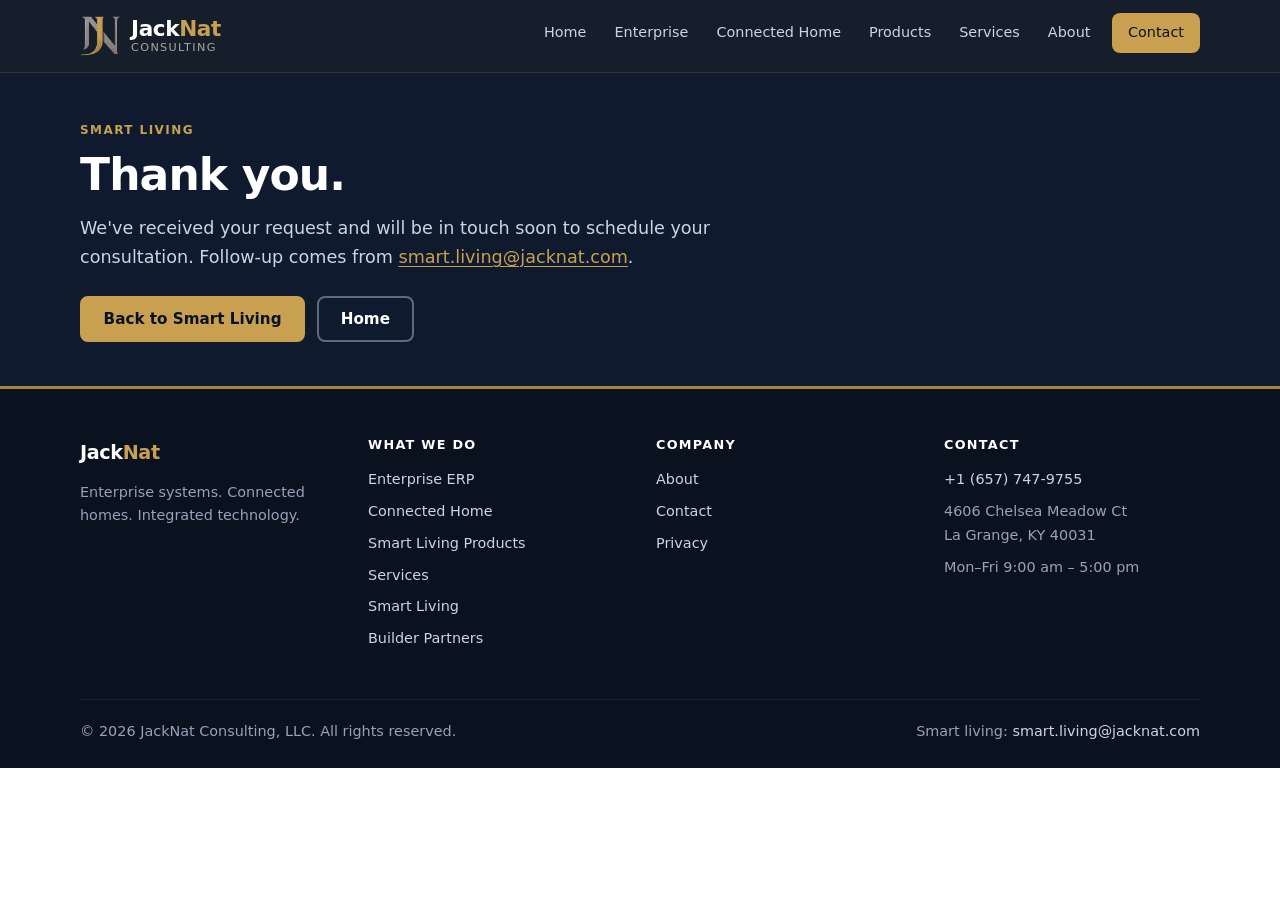
<file: smart-living/thank-you/index.html>
<!DOCTYPE html>
<html lang="en">
<head>
  <meta charset="utf-8">
  <meta name="viewport" content="width=device-width, initial-scale=1">
  <title>Consultation request received | JackNat</title>
  <meta name="description" content="Your Smart Living consultation request has been received.">
  <meta name="robots" content="noindex, nofollow">
  <link rel="icon" href="/images/favicon.png">
  <link rel="stylesheet" href="/css/styles.css">
</head>
<body data-conversion-form="homeowner-consultation">
  <a class="skip-link" href="#main">Skip to content</a>
  <header class="site-header">
    <div class="container header-inner">
      <a class="logo" href="/">
        <img class="logo-icon" src="/images/logo-mark-gold.png" alt="" width="40" height="40">
        <span class="logo-text">
          <span class="logo-mark">Jack<span>Nat</span></span>
          <span class="logo-sub">Consulting</span>
        </span>
      </a>
      <button class="nav-toggle" type="button" aria-expanded="false" aria-controls="site-nav">Menu</button>
      <nav class="site-nav" id="site-nav" aria-label="Primary">
        <ul>
          <li><a href="/">Home</a></li>
          <li><a href="/enterprise.html">Enterprise</a></li>
          <li><a href="/connected-home.html">Connected Home</a></li>
          <li><a href="/connected-home-products.html">Products</a></li>
          <li><a href="/services.html">Services</a></li>
          <li><a href="/about.html">About</a></li>
          <li><a class="nav-cta" href="/contact.html">Contact</a></li>
        </ul>
      </nav>
    </div>
  </header>

  <main id="main">
    <section class="page-hero">
      <div class="container">
        <span class="eyebrow" style="color:var(--gold-400)">Smart Living</span>
        <h1>Thank you.</h1>
        <p class="lede">We've received your request and will be in touch soon to schedule your consultation. Follow-up comes from <a href="mailto:smart.living@jacknat.com">smart.living@jacknat.com</a>.</p>
        <div class="btn-group">
          <a class="btn btn-primary" href="/smart-living/">Back to Smart Living</a>
          <a class="btn btn-secondary" href="/">Home</a>
        </div>
      </div>
    </section>
  </main>

  <footer class="site-footer">
    <div class="container">
      <div class="footer-grid">
        <div class="footer-brand">
          <div class="logo-mark">Jack<span style="color:var(--gold-400)">Nat</span></div>
          <p>Enterprise systems. Connected homes. Integrated technology.</p>
        </div>
        <div>
          <h3>What we do</h3>
          <ul>
            <li><a href="/enterprise.html">Enterprise ERP</a></li>
            <li><a href="/connected-home.html">Connected Home</a></li>
            <li><a href="/connected-home-products.html">Smart Living Products</a></li>
            <li><a href="/services.html">Services</a></li>
            <li><a href="/smart-living/">Smart Living</a></li>
            <li><a href="/builder-partners/">Builder Partners</a></li>
          </ul>
        </div>
        <div>
          <h3>Company</h3>
          <ul>
            <li><a href="/about.html">About</a></li>
            <li><a href="/contact.html">Contact</a></li>
            <li><a href="/privacy/">Privacy</a></li>
          </ul>
        </div>
        <div>
          <h3>Contact</h3>
          <ul>
            <li><a href="tel:+16577479755">+1 (657) 747-9755</a></li>
            <li>4606 Chelsea Meadow Ct<br>La Grange, KY 40031</li>
            <li>Mon–Fri 9:00 am – 5:00 pm</li>
          </ul>
        </div>
      </div>
      <div class="footer-bottom">
        <p>&copy; 2026 JackNat Consulting, LLC. All rights reserved.</p>
        <p>Smart living: <a href="mailto:smart.living@jacknat.com">smart.living@jacknat.com</a></p>
      </div>
    </div>
  </footer>
  <script src="/js/ads-config.js"></script>
  <script src="/js/campaign.js"></script>
  <script src="/js/main.js"></script>
</body>
</html>
</file>
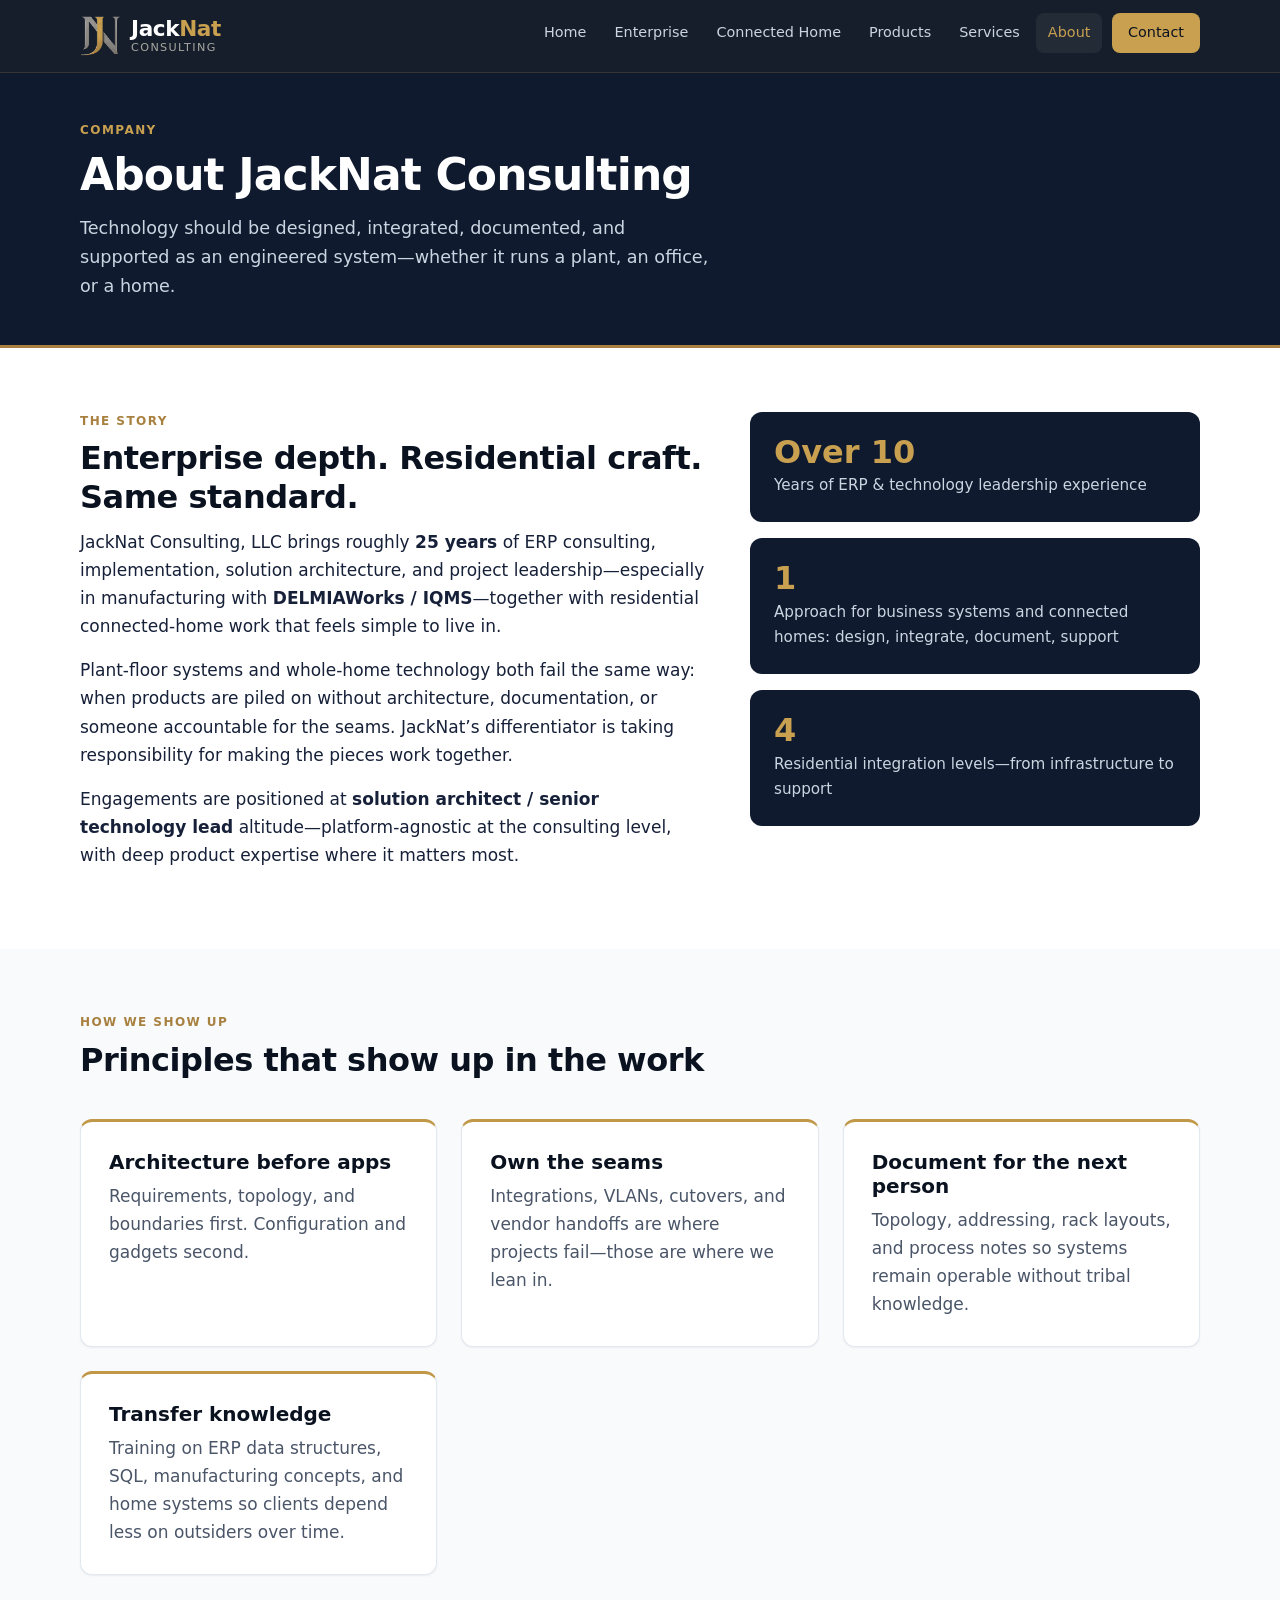
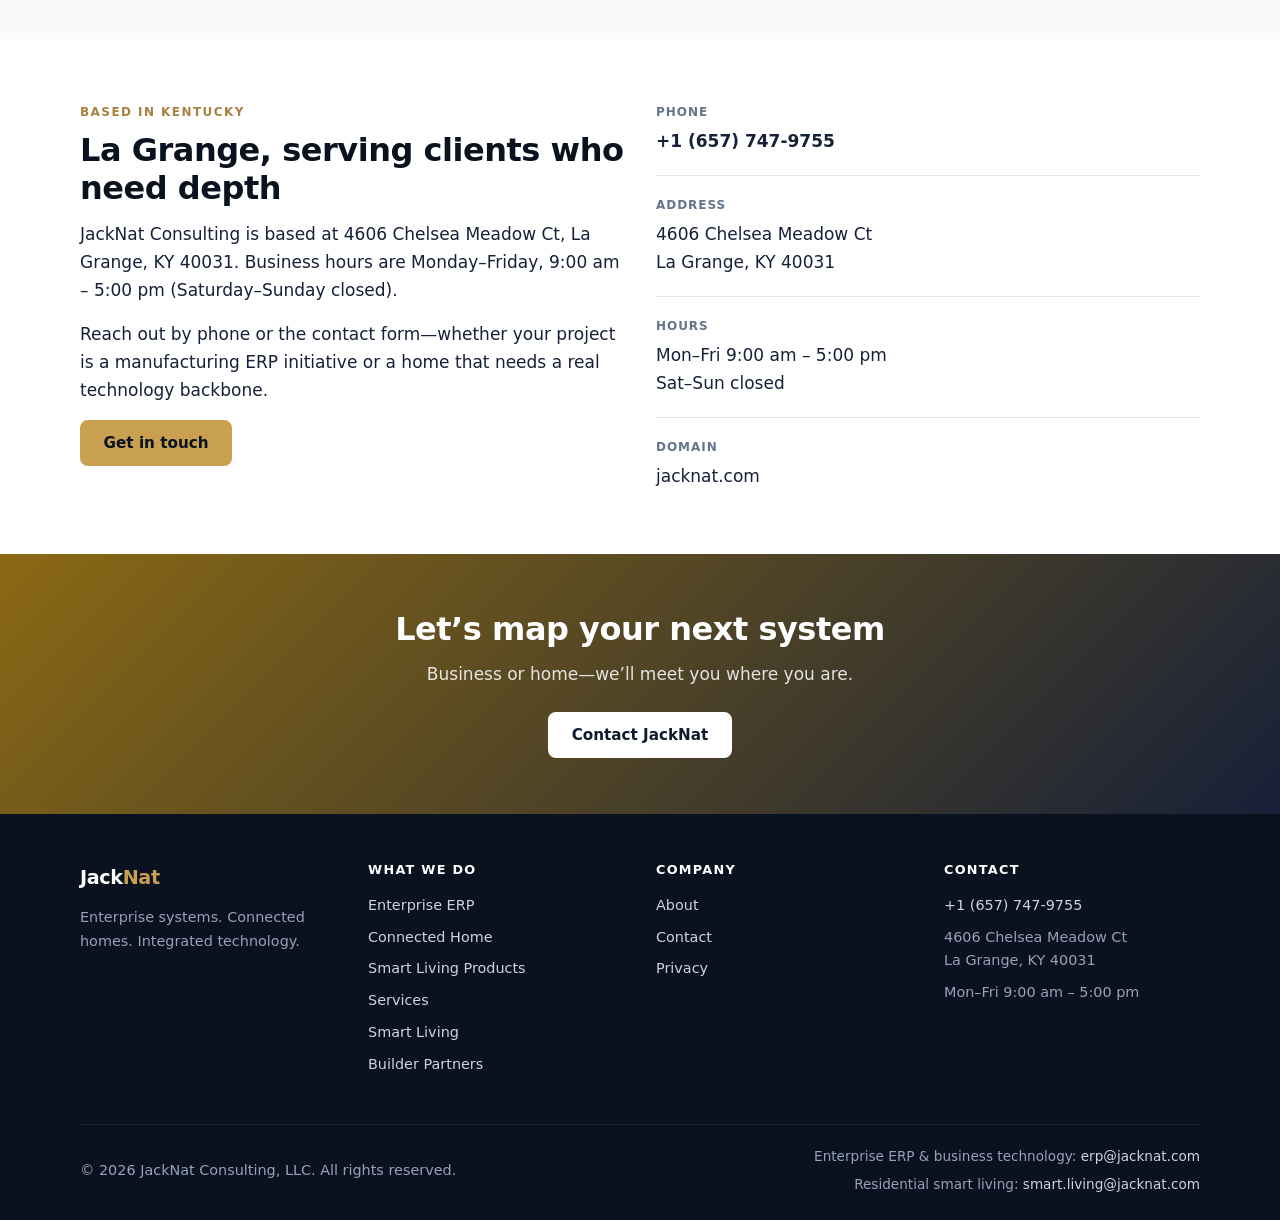
<file: about.html>
<!DOCTYPE html>
<html lang="en">
<head>
  <meta charset="utf-8">
  <meta name="viewport" content="width=device-width, initial-scale=1">
  <title>About | JackNat Consulting</title>
  <meta name="description" content="About JackNat Consulting: Over 10 years of ERP and technology leadership, DELMIAWorks specialty, and work spanning enterprise systems and residential connected homes.">
  <link rel="icon" href="images/favicon.png">
  <link rel="stylesheet" href="css/styles.css">
</head>
<body>
  <a class="skip-link" href="#main">Skip to content</a>
  <header class="site-header">
    <div class="container header-inner">
      <a class="logo" href="index.html">
        <img class="logo-icon" src="images/logo-mark-gold.png" alt="" width="40" height="40">
        <span class="logo-text">
          <span class="logo-mark">Jack<span>Nat</span></span>
          <span class="logo-sub">Consulting</span>
        </span>
      </a>
      <button class="nav-toggle" type="button" aria-expanded="false" aria-controls="site-nav">Menu</button>
      <nav class="site-nav" id="site-nav" aria-label="Primary">
        <ul>
          <li><a href="index.html">Home</a></li>
          <li><a href="enterprise.html">Enterprise</a></li>
          <li><a href="connected-home.html">Connected Home</a></li>
          <li><a href="connected-home-products.html">Products</a></li>
          <li><a href="services.html">Services</a></li>
          <li><a href="about.html" aria-current="page">About</a></li>
          <li><a class="nav-cta" href="contact.html">Contact</a></li>
        </ul>
      </nav>
    </div>
  </header>

  <main id="main">
    <section class="page-hero">
      <div class="container">
        <span class="eyebrow" style="color:var(--gold-400)">Company</span>
        <h1>About JackNat Consulting</h1>
        <p class="lede">Technology should be designed, integrated, documented, and supported as an engineered system—whether it runs a plant, an office, or a home.</p>
      </div>
    </section>

    <section class="section" aria-labelledby="story-heading">
      <div class="container about-grid">
        <div class="prose">
          <span class="eyebrow">The story</span>
          <h2 id="story-heading">Enterprise depth. Residential craft. Same standard.</h2>
          <p>JackNat Consulting, LLC brings roughly <strong>25 years</strong> of ERP consulting, implementation, solution architecture, and project leadership—especially in manufacturing with <strong>DELMIAWorks / IQMS</strong>—together with residential connected-home work that feels simple to live in.</p>
          <p>Plant-floor systems and whole-home technology both fail the same way: when products are piled on without architecture, documentation, or someone accountable for the seams. JackNat’s differentiator is taking responsibility for making the pieces work together.</p>
          <p>Engagements are positioned at <strong>solution architect / senior technology lead</strong> altitude—platform-agnostic at the consulting level, with deep product expertise where it matters most.</p>
        </div>
        <div class="stat-stack">
          <div class="stat">
            <div class="val">Over 10</div>
            <div class="lbl">Years of ERP &amp; technology leadership experience</div>
          </div>
          <div class="stat">
            <div class="val">1</div>
            <div class="lbl">Approach for business systems and connected homes: design, integrate, document, support</div>
          </div>
          <div class="stat">
            <div class="val">4</div>
            <div class="lbl">Residential integration levels—from infrastructure to support</div>
          </div>
        </div>
      </div>
    </section>

    <section class="section section-alt" aria-labelledby="values-heading">
      <div class="container">
        <div class="section-header">
          <span class="eyebrow">How we show up</span>
          <h2 id="values-heading">Principles that show up in the work</h2>
        </div>
        <div class="card-grid">
          <article class="card card-accent">
            <h3>Architecture before apps</h3>
            <p>Requirements, topology, and boundaries first. Configuration and gadgets second.</p>
          </article>
          <article class="card card-accent">
            <h3>Own the seams</h3>
            <p>Integrations, VLANs, cutovers, and vendor handoffs are where projects fail—those are where we lean in.</p>
          </article>
          <article class="card card-accent">
            <h3>Document for the next person</h3>
            <p>Topology, addressing, rack layouts, and process notes so systems remain operable without tribal knowledge.</p>
          </article>
          <article class="card card-accent">
            <h3>Transfer knowledge</h3>
            <p>Training on ERP data structures, SQL, manufacturing concepts, and home systems so clients depend less on outsiders over time.</p>
          </article>
        </div>
      </div>
    </section>

    <section class="section" aria-labelledby="where-heading">
      <div class="container two-col">
        <div>
          <span class="eyebrow">Based in Kentucky</span>
          <h2 id="where-heading">La Grange, serving clients who need depth</h2>
          <p>JackNat Consulting is based at 4606 Chelsea Meadow Ct, La Grange, KY 40031. Business hours are Monday–Friday, 9:00 am – 5:00 pm (Saturday–Sunday closed).</p>
          <p>Reach out by phone or the contact form—whether your project is a manufacturing ERP initiative or a home that needs a real technology backbone.</p>
          <a class="btn btn-primary" href="contact.html">Get in touch</a>
        </div>
        <div>
          <ul class="contact-details">
            <li>
              <span class="label">Phone</span>
              <a href="tel:+16577479755">+1 (657) 747-9755</a>
            </li>
            <li>
              <span class="label">Address</span>
              4606 Chelsea Meadow Ct<br>La Grange, KY 40031
            </li>
            <li>
              <span class="label">Hours</span>
              Mon–Fri 9:00 am – 5:00 pm<br>Sat–Sun closed
            </li>
            <li>
              <span class="label">Domain</span>
              jacknat.com
            </li>
          </ul>
        </div>
      </div>
    </section>

    <section class="cta-band">
      <div class="container">
        <h2>Let’s map your next system</h2>
        <p>Business or home—we’ll meet you where you are.</p>
        <a class="btn btn-primary" href="contact.html">Contact JackNat</a>
      </div>
    </section>
  </main>

  <footer class="site-footer">
    <div class="container">
      <div class="footer-grid">
        <div class="footer-brand">
          <div class="logo-mark">Jack<span style="color:var(--gold-400)">Nat</span></div>
          <p>Enterprise systems. Connected homes. Integrated technology.</p>
        </div>
        <div>
          <h3>What we do</h3>
          <ul>
            <li><a href="enterprise.html">Enterprise ERP</a></li>
            <li><a href="connected-home.html">Connected Home</a></li>
            <li><a href="connected-home-products.html">Smart Living Products</a></li>
            <li><a href="services.html">Services</a></li>
            <li><a href="smart-living/">Smart Living</a></li>
            <li><a href="builder-partners/">Builder Partners</a></li>
          </ul>
        </div>
        <div>
          <h3>Company</h3>
          <ul>
            <li><a href="about.html">About</a></li>
            <li><a href="contact.html">Contact</a></li>
            <li><a href="privacy/">Privacy</a></li>
          </ul>
        </div>
        <div>
          <h3>Contact</h3>
          <ul>
            <li><a href="tel:+16577479755">+1 (657) 747-9755</a></li>
            <li>4606 Chelsea Meadow Ct<br>La Grange, KY 40031</li>
            <li>Mon–Fri 9:00 am – 5:00 pm</li>
          </ul>
        </div>
      </div>
      <div class="footer-bottom">
        <p>&copy; 2026 JackNat Consulting, LLC. All rights reserved.</p>
        <p class="footer-emails">
          <span>Enterprise ERP &amp; business technology: <a href="mailto:erp@jacknat.com">erp@jacknat.com</a></span>
          <span>Residential smart living: <a href="mailto:smart.living@jacknat.com">smart.living@jacknat.com</a></span>
        </p>
      </div>
    </div>
  </footer>
  <script src="js/ads-config.js"></script>
  <script src="js/campaign.js"></script>
  <script src="js/main.js"></script>
</body>
</html>
</file>
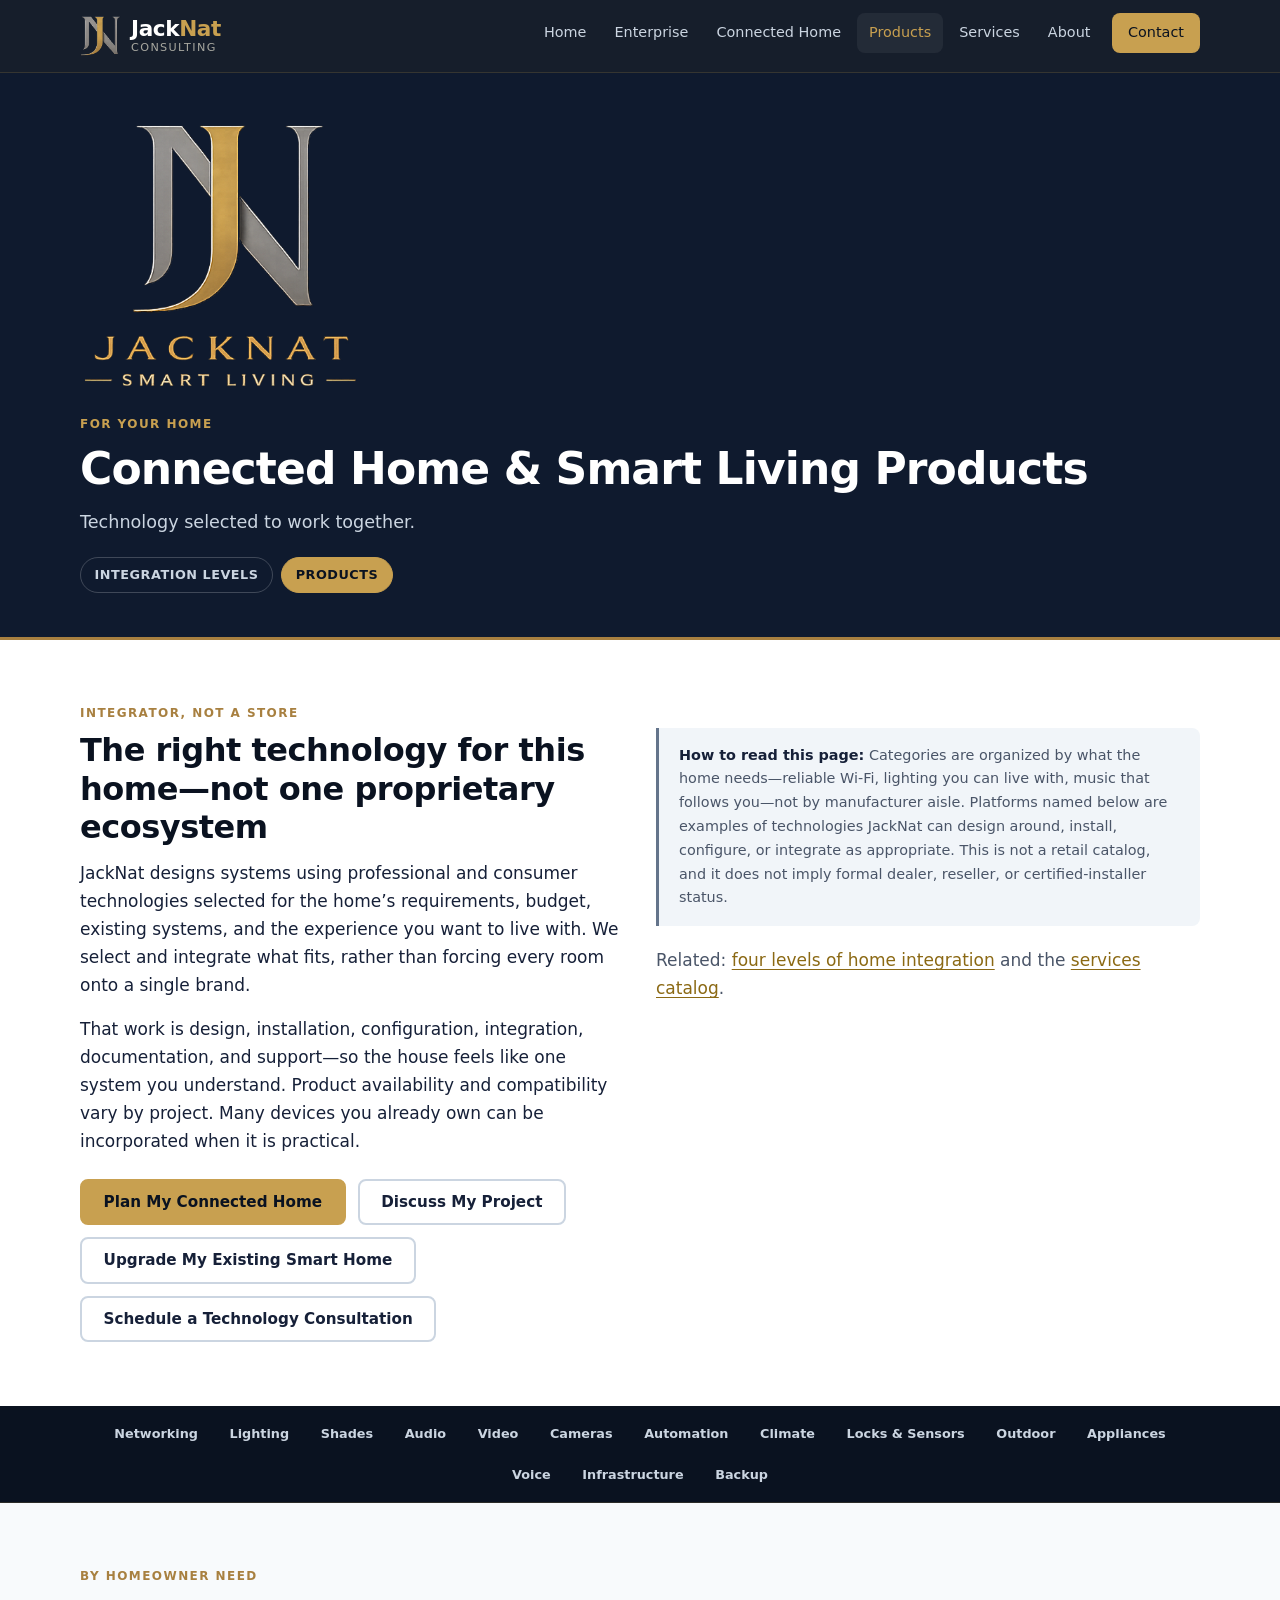
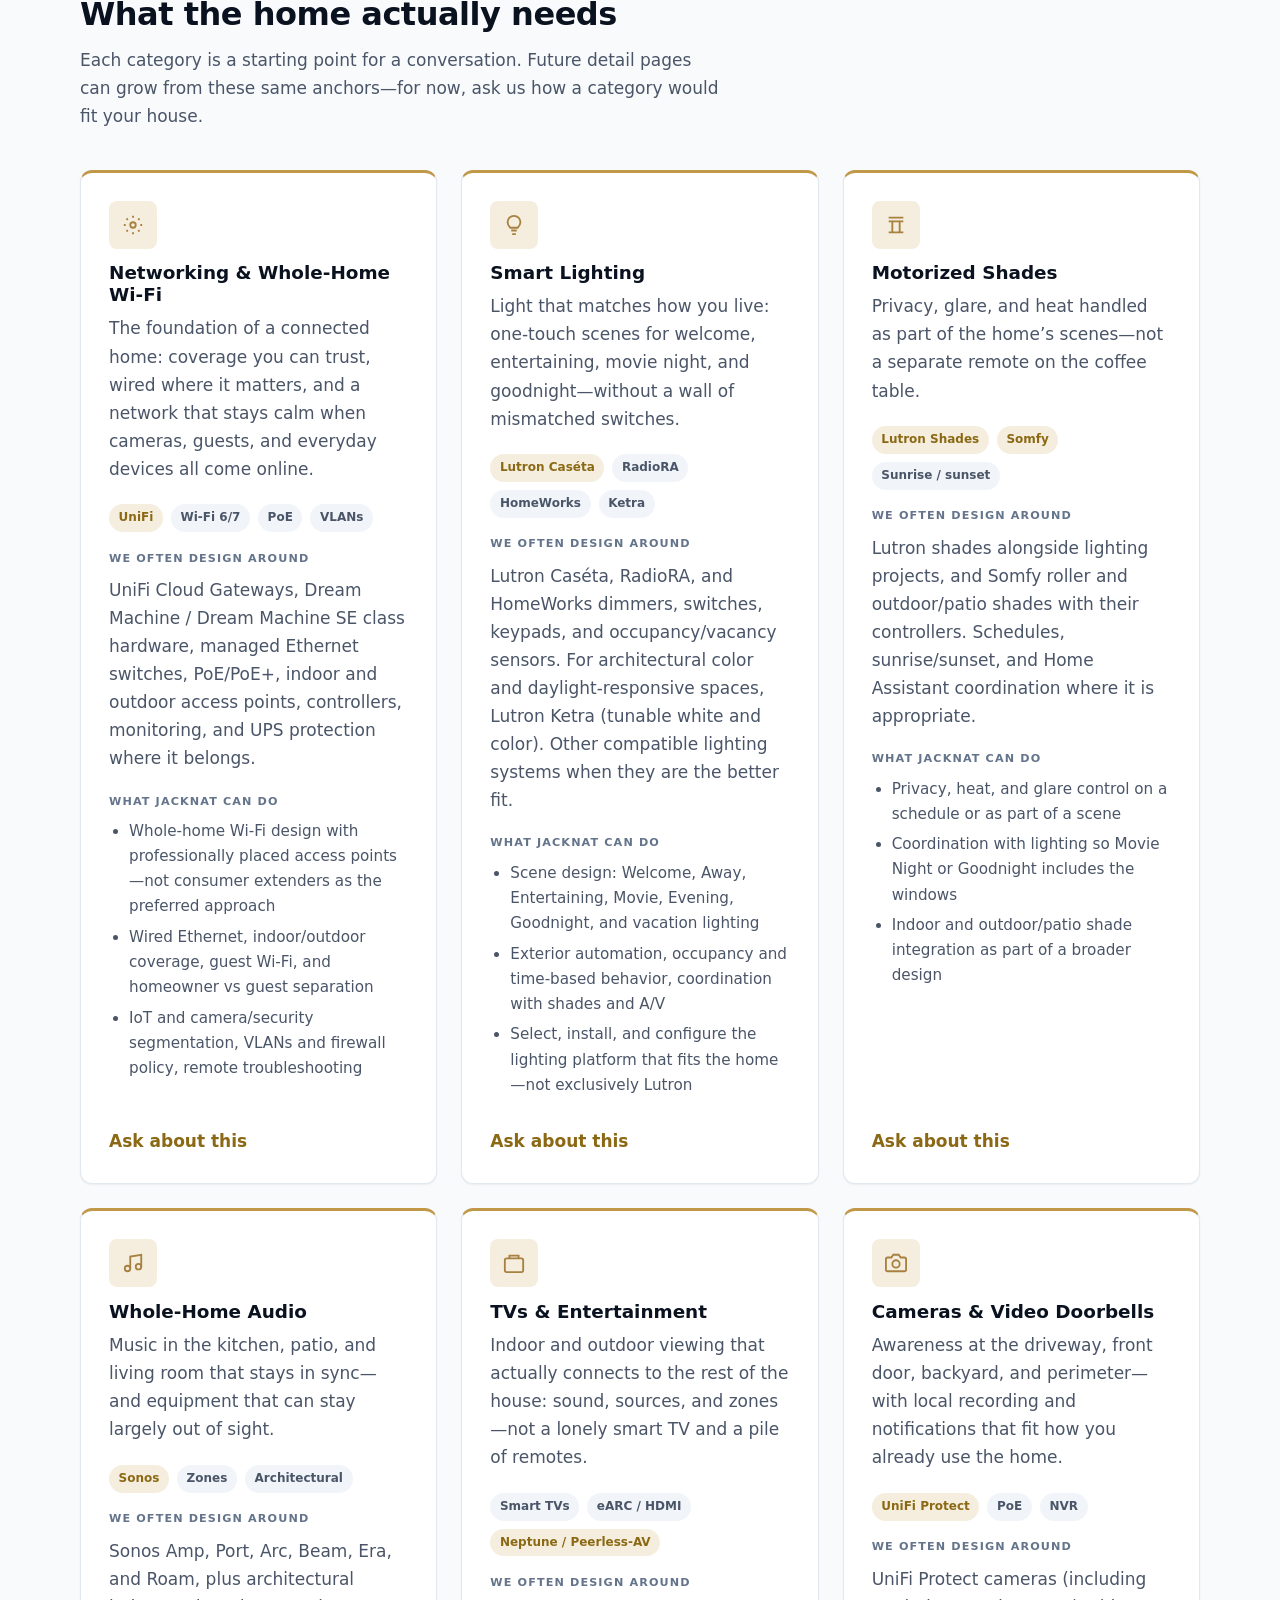
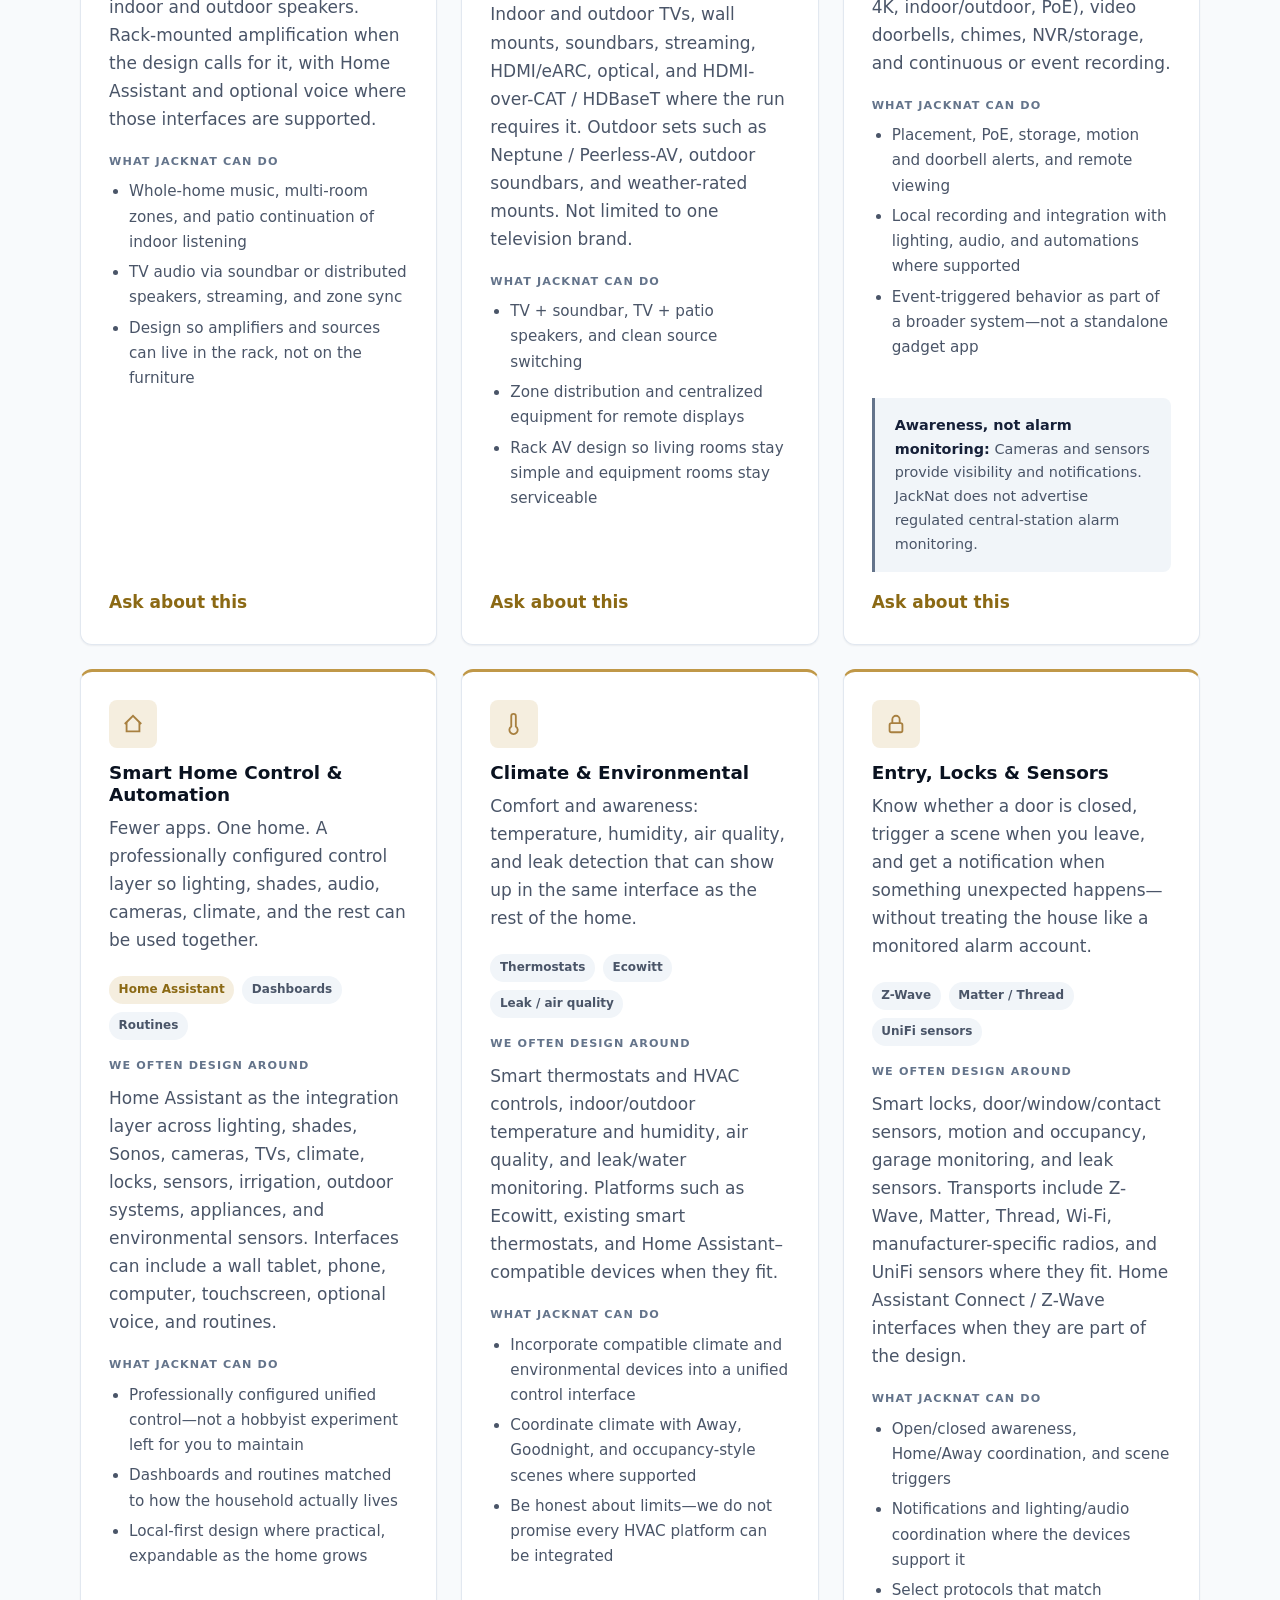
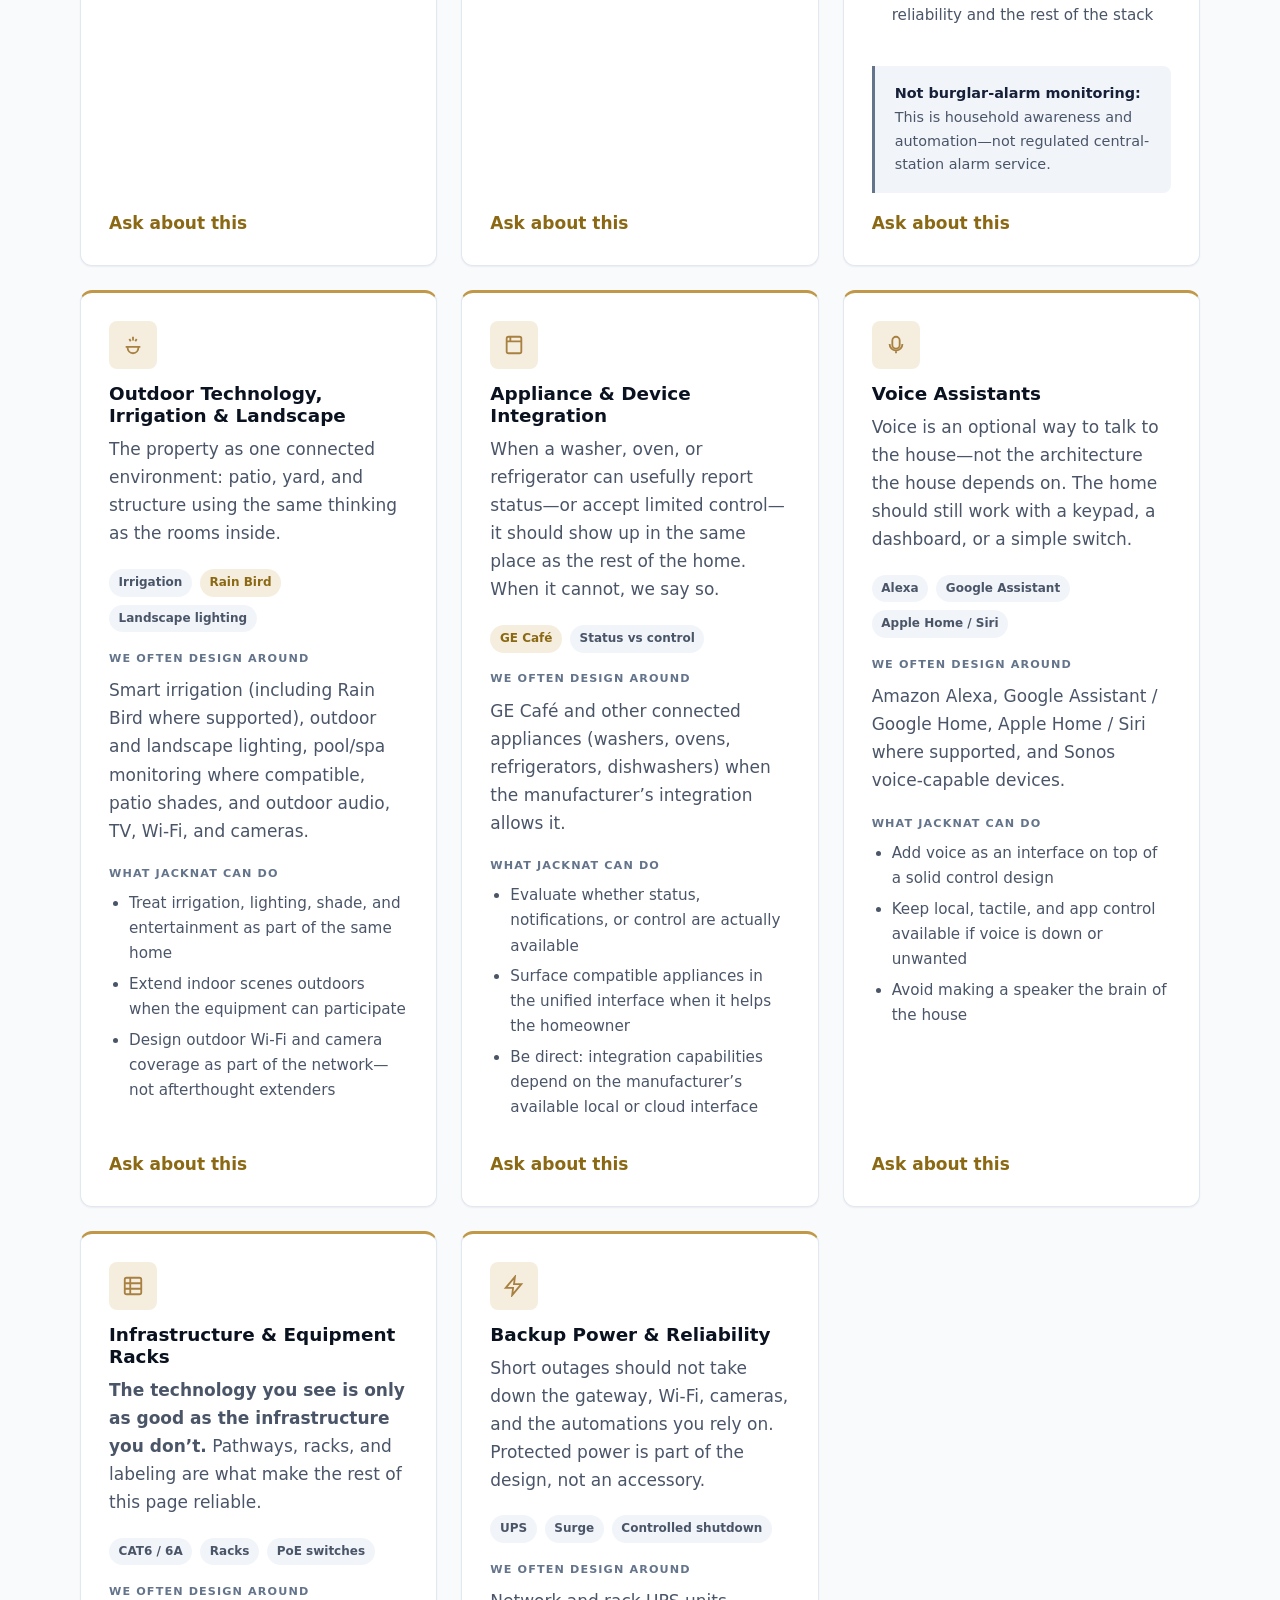
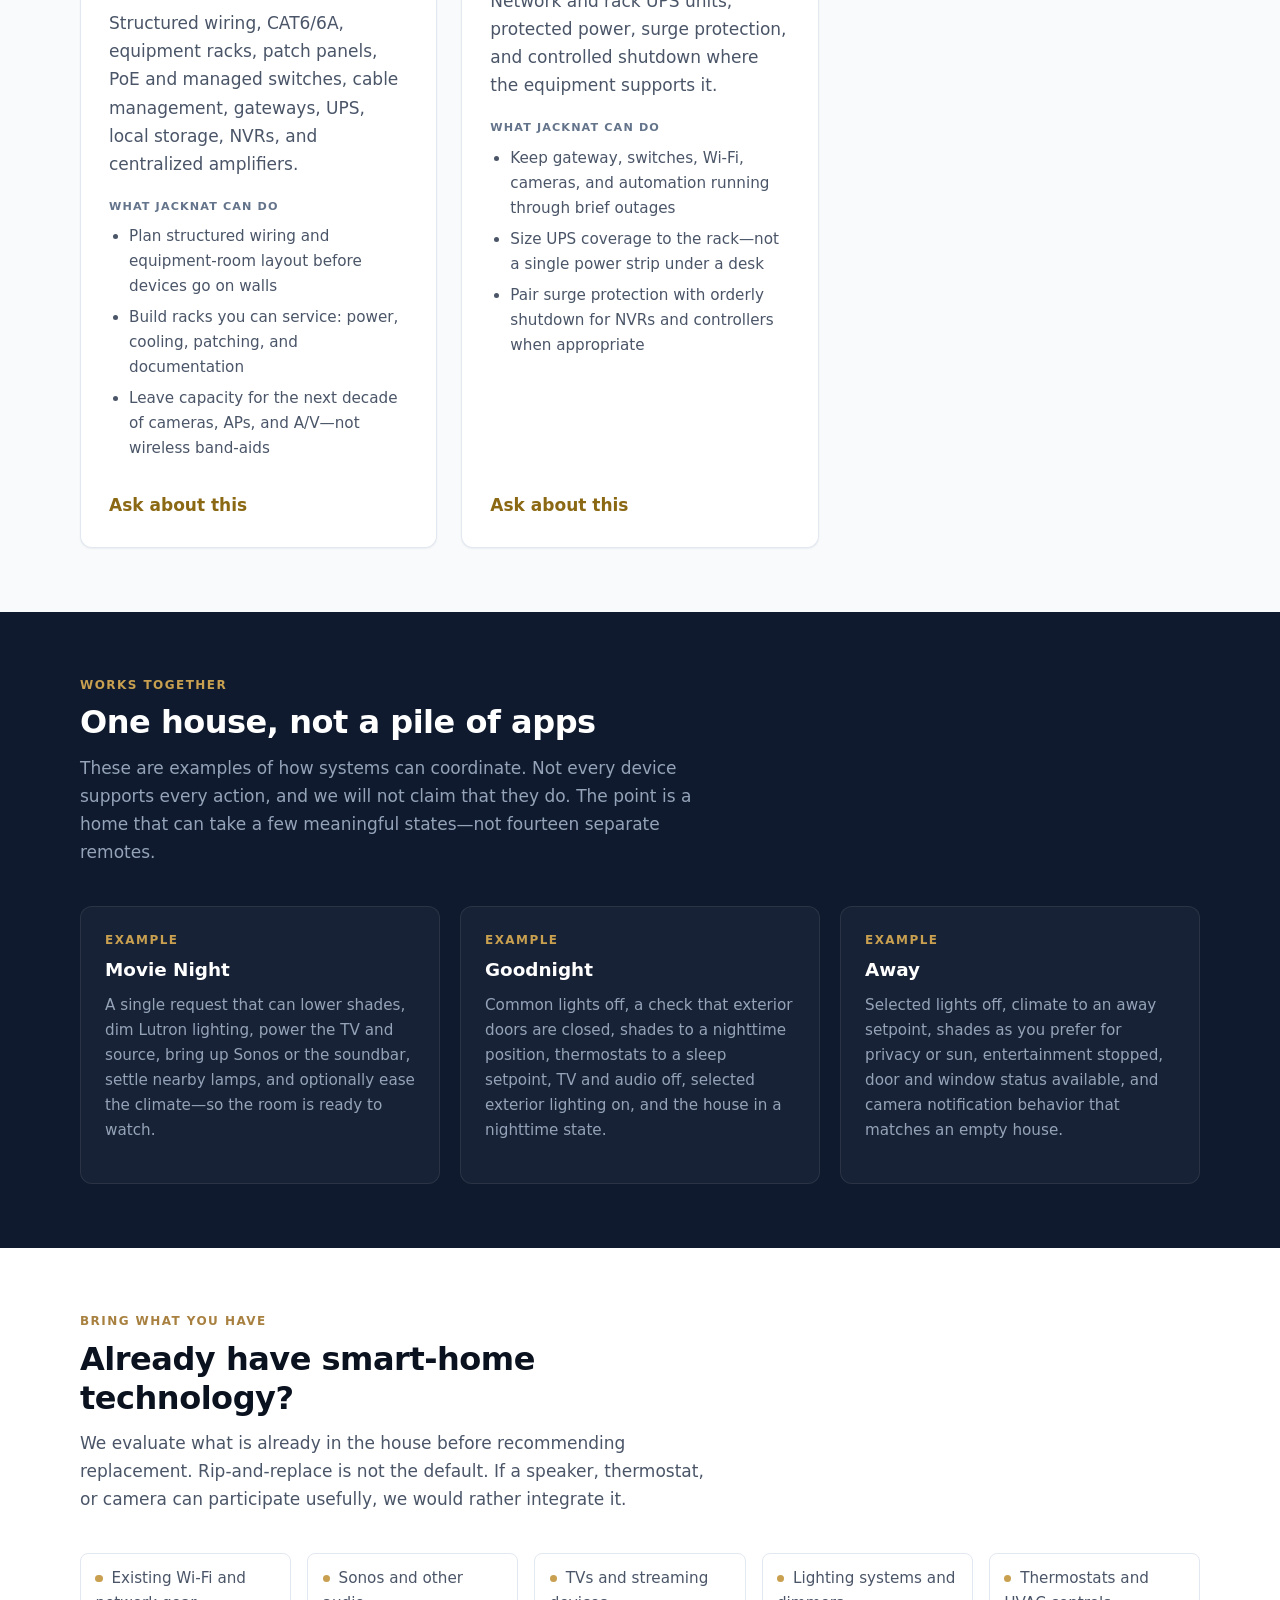
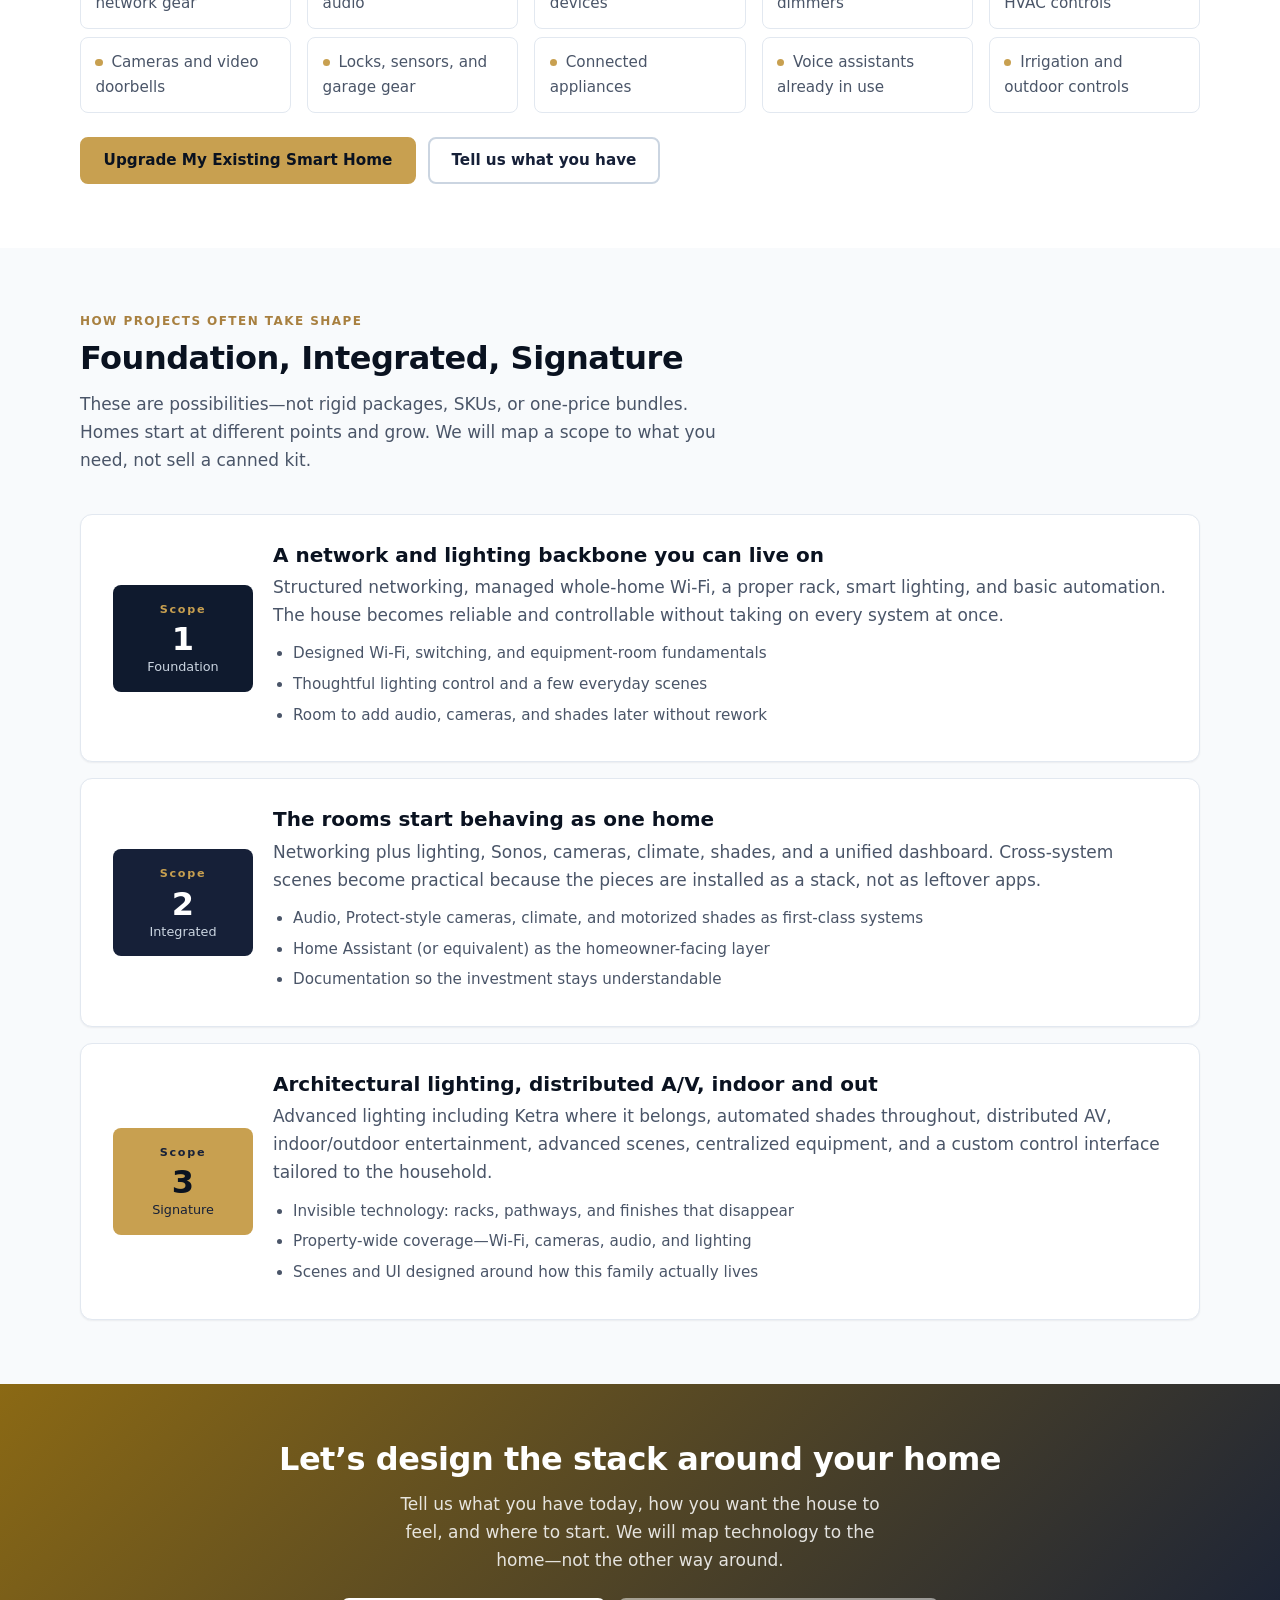
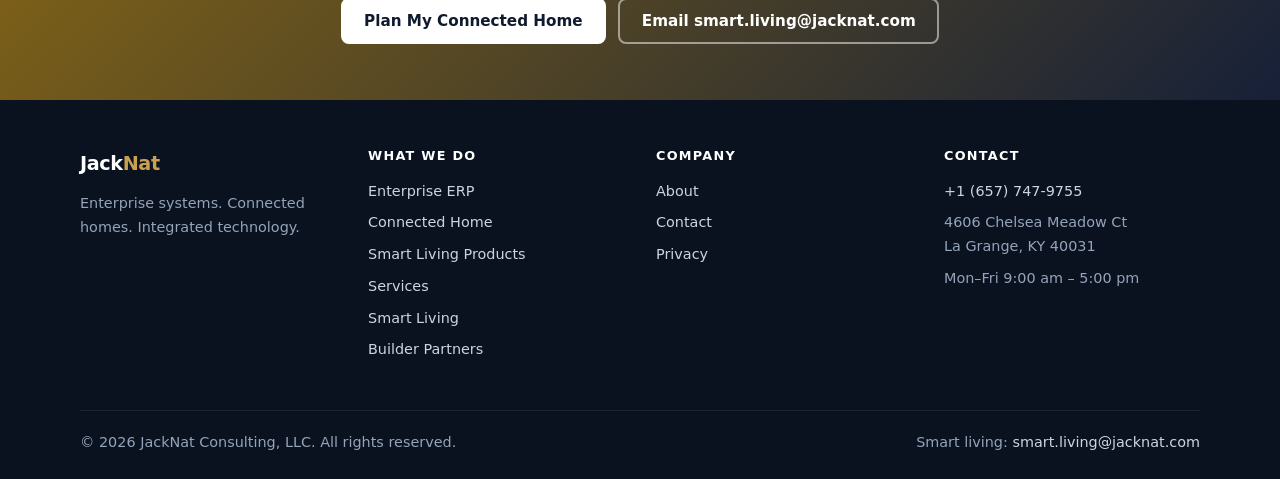
<file: connected-home-products.html>
<!DOCTYPE html>
<html lang="en">
<head>
  <meta charset="utf-8">
  <meta name="viewport" content="width=device-width, initial-scale=1">
  <title>Connected Home &amp; Smart Living Products | JackNat Consulting</title>
  <meta name="description" content="JackNat selects and integrates connected-home technology—whole-home Wi-Fi, smart lighting, motorized shades, Sonos, UniFi, cameras, Home Assistant, and more—designed around how you live, not sold as a catalog.">
  <link rel="icon" href="images/favicon.png">
  <link rel="stylesheet" href="css/styles.css">
</head>
<body>
  <a class="skip-link" href="#main">Skip to content</a>
  <header class="site-header">
    <div class="container header-inner">
      <a class="logo" href="index.html">
        <img class="logo-icon" src="images/logo-mark-gold.png" alt="" width="40" height="40">
        <span class="logo-text">
          <span class="logo-mark">Jack<span>Nat</span></span>
          <span class="logo-sub">Consulting</span>
        </span>
      </a>
      <button class="nav-toggle" type="button" aria-expanded="false" aria-controls="site-nav">Menu</button>
      <nav class="site-nav" id="site-nav" aria-label="Primary">
        <ul>
          <li><a href="index.html">Home</a></li>
          <li><a href="enterprise.html">Enterprise</a></li>
          <li><a href="connected-home.html">Connected Home</a></li>
          <li><a href="connected-home-products.html" aria-current="page">Products</a></li>
          <li><a href="services.html">Services</a></li>
          <li><a href="about.html">About</a></li>
          <li><a class="nav-cta" href="contact.html">Contact</a></li>
        </ul>
      </nav>
    </div>
  </header>

  <main id="main">
    <section class="page-hero">
      <div class="container">
        <img class="sl-logo sl-logo-hero" src="images/logo-smart-living-gold.png" alt="JackNat Smart Living">
        <span class="eyebrow" style="color:var(--gold-400)">For your home</span>
        <h1>Connected Home &amp; Smart Living Products</h1>
        <p class="lede">Technology selected to work together.</p>
        <nav class="ch-local-nav" aria-label="Connected Home pages">
          <a href="connected-home.html">Integration levels</a>
          <a href="connected-home-products.html" aria-current="page">Products</a>
        </nav>
      </div>
    </section>

    <section class="section" aria-labelledby="intro-heading">
      <div class="container two-col">
        <div class="prose">
          <span class="eyebrow">Integrator, not a store</span>
          <h2 id="intro-heading">The right technology for this home—not one proprietary ecosystem</h2>
          <p>JackNat designs systems using professional and consumer technologies selected for the home’s requirements, budget, existing systems, and the experience you want to live with. We select and integrate what fits, rather than forcing every room onto a single brand.</p>
          <p>That work is design, installation, configuration, integration, documentation, and support—so the house feels like one system you understand. Product availability and compatibility vary by project. Many devices you already own can be incorporated when it is practical.</p>
          <div class="btn-group">
            <a class="btn btn-primary" href="contact.html">Plan My Connected Home</a>
            <a class="btn btn-outline" href="mailto:smart.living@jacknat.com?subject=Connected%20Home%20project">Discuss My Project</a>
            <a class="btn btn-outline" href="mailto:smart.living@jacknat.com?subject=Upgrade%20existing%20smart%20home">Upgrade My Existing Smart Home</a>
            <a class="btn btn-outline" href="contact.html">Schedule a Technology Consultation</a>
          </div>
        </div>
        <div>
          <div class="disclaimer" role="note">
            <strong>How to read this page:</strong> Categories are organized by what the home needs—reliable Wi-Fi, lighting you can live with, music that follows you—not by manufacturer aisle. Platforms named below are examples of technologies JackNat can design around, install, configure, or integrate as appropriate. This is not a retail catalog, and it does not imply formal dealer, reseller, or certified-installer status.
          </div>
          <p class="mb-0" style="margin-top:1.25rem;color:var(--slate-600)">Related: <a href="connected-home.html">four levels of home integration</a> and the <a href="services.html">services catalog</a>.</p>
        </div>
      </div>
    </section>

    <nav class="category-nav" aria-label="Product categories">
      <div class="container">
        <ul>
          <li><a href="#networking">Networking</a></li>
          <li><a href="#lighting">Lighting</a></li>
          <li><a href="#shades">Shades</a></li>
          <li><a href="#audio">Audio</a></li>
          <li><a href="#video">Video</a></li>
          <li><a href="#cameras">Cameras</a></li>
          <li><a href="#automation">Automation</a></li>
          <li><a href="#climate">Climate</a></li>
          <li><a href="#locks-sensors">Locks &amp; Sensors</a></li>
          <li><a href="#outdoor">Outdoor</a></li>
          <li><a href="#appliances">Appliances</a></li>
          <li><a href="#voice">Voice</a></li>
          <li><a href="#infrastructure">Infrastructure</a></li>
          <li><a href="#backup">Backup</a></li>
        </ul>
      </div>
    </nav>

    <section class="section section-alt" aria-labelledby="categories-heading" id="categories">
      <div class="container">
        <div class="section-header">
          <span class="eyebrow">By homeowner need</span>
          <h2 id="categories-heading">What the home actually needs</h2>
          <p>Each category is a starting point for a conversation. Future detail pages can grow from these same anchors—for now, ask us how a category would fit your house.</p>
        </div>

        <div class="product-grid">
          <article class="card card-accent product-card" id="networking">
            <div class="card-icon" aria-hidden="true">
              <svg width="22" height="22" viewBox="0 0 24 24" fill="none" stroke="currentColor" stroke-width="2"><circle cx="12" cy="12" r="3"/><path d="M12 2v2M12 20v2M2 12h2M20 12h2M4.9 4.9l1.4 1.4M17.7 17.7l1.4 1.4M4.9 19.1l1.4-1.4M17.7 6.3l1.4-1.4"/></svg>
            </div>
            <h3>Networking &amp; Whole-Home Wi-Fi</h3>
            <p>The foundation of a connected home: coverage you can trust, wired where it matters, and a network that stays calm when cameras, guests, and everyday devices all come online.</p>
            <div class="service-meta">
              <span class="tag tag-gold">UniFi</span>
              <span class="tag">Wi-Fi 6/7</span>
              <span class="tag">PoE</span>
              <span class="tag">VLANs</span>
            </div>
            <p class="what-we-do">We often design around</p>
            <p>UniFi Cloud Gateways, Dream Machine / Dream Machine SE class hardware, managed Ethernet switches, PoE/PoE+, indoor and outdoor access points, controllers, monitoring, and UPS protection where it belongs.</p>
            <p class="what-we-do">What JackNat can do</p>
            <ul>
              <li>Whole-home Wi-Fi design with professionally placed access points—not consumer extenders as the preferred approach</li>
              <li>Wired Ethernet, indoor/outdoor coverage, guest Wi-Fi, and homeowner vs guest separation</li>
              <li>IoT and camera/security segmentation, VLANs and firewall policy, remote troubleshooting</li>
            </ul>
            <a class="card-link" href="mailto:smart.living@jacknat.com?subject=Ask%20about%20whole-home%20Wi-Fi">Ask about this</a>
          </article>

          <article class="card card-accent product-card" id="lighting">
            <div class="card-icon" aria-hidden="true">
              <svg width="22" height="22" viewBox="0 0 24 24" fill="none" stroke="currentColor" stroke-width="2"><path d="M9 18h6M10 22h4M12 2a7 7 0 017 7c0 2.5-1.5 4.5-3 6H8c-1.5-1.5-3-3.5-3-6a7 7 0 017-7z"/></svg>
            </div>
            <h3>Smart Lighting</h3>
            <p>Light that matches how you live: one-touch scenes for welcome, entertaining, movie night, and goodnight—without a wall of mismatched switches.</p>
            <div class="service-meta">
              <span class="tag tag-gold">Lutron Caséta</span>
              <span class="tag">RadioRA</span>
              <span class="tag">HomeWorks</span>
              <span class="tag">Ketra</span>
            </div>
            <p class="what-we-do">We often design around</p>
            <p>Lutron Caséta, RadioRA, and HomeWorks dimmers, switches, keypads, and occupancy/vacancy sensors. For architectural color and daylight-responsive spaces, Lutron Ketra (tunable white and color). Other compatible lighting systems when they are the better fit.</p>
            <p class="what-we-do">What JackNat can do</p>
            <ul>
              <li>Scene design: Welcome, Away, Entertaining, Movie, Evening, Goodnight, and vacation lighting</li>
              <li>Exterior automation, occupancy and time-based behavior, coordination with shades and A/V</li>
              <li>Select, install, and configure the lighting platform that fits the home—not exclusively Lutron</li>
            </ul>
            <a class="card-link" href="mailto:smart.living@jacknat.com?subject=Ask%20about%20smart%20lighting">Ask about this</a>
          </article>

          <article class="card card-accent product-card" id="shades">
            <div class="card-icon" aria-hidden="true">
              <svg width="22" height="22" viewBox="0 0 24 24" fill="none" stroke="currentColor" stroke-width="2"><path d="M4 4h16M4 8h16M8 8v12M16 8v12M4 20h16"/></svg>
            </div>
            <h3>Motorized Shades</h3>
            <p>Privacy, glare, and heat handled as part of the home’s scenes—not a separate remote on the coffee table.</p>
            <div class="service-meta">
              <span class="tag tag-gold">Lutron Shades</span>
              <span class="tag tag-gold">Somfy</span>
              <span class="tag">Sunrise / sunset</span>
            </div>
            <p class="what-we-do">We often design around</p>
            <p>Lutron shades alongside lighting projects, and Somfy roller and outdoor/patio shades with their controllers. Schedules, sunrise/sunset, and Home Assistant coordination where it is appropriate.</p>
            <p class="what-we-do">What JackNat can do</p>
            <ul>
              <li>Privacy, heat, and glare control on a schedule or as part of a scene</li>
              <li>Coordination with lighting so Movie Night or Goodnight includes the windows</li>
              <li>Indoor and outdoor/patio shade integration as part of a broader design</li>
            </ul>
            <a class="card-link" href="mailto:smart.living@jacknat.com?subject=Ask%20about%20motorized%20shades">Ask about this</a>
          </article>

          <article class="card card-accent product-card" id="audio">
            <div class="card-icon" aria-hidden="true">
              <svg width="22" height="22" viewBox="0 0 24 24" fill="none" stroke="currentColor" stroke-width="2"><path d="M9 18V5l12-2v13"/><circle cx="6" cy="18" r="3"/><circle cx="18" cy="16" r="3"/></svg>
            </div>
            <h3>Whole-Home Audio</h3>
            <p>Music in the kitchen, patio, and living room that stays in sync—and equipment that can stay largely out of sight.</p>
            <div class="service-meta">
              <span class="tag tag-gold">Sonos</span>
              <span class="tag">Zones</span>
              <span class="tag">Architectural</span>
            </div>
            <p class="what-we-do">We often design around</p>
            <p>Sonos Amp, Port, Arc, Beam, Era, and Roam, plus architectural indoor and outdoor speakers. Rack-mounted amplification when the design calls for it, with Home Assistant and optional voice where those interfaces are supported.</p>
            <p class="what-we-do">What JackNat can do</p>
            <ul>
              <li>Whole-home music, multi-room zones, and patio continuation of indoor listening</li>
              <li>TV audio via soundbar or distributed speakers, streaming, and zone sync</li>
              <li>Design so amplifiers and sources can live in the rack, not on the furniture</li>
            </ul>
            <a class="card-link" href="mailto:smart.living@jacknat.com?subject=Ask%20about%20whole-home%20audio">Ask about this</a>
          </article>

          <article class="card card-accent product-card" id="video">
            <div class="card-icon" aria-hidden="true">
              <svg width="22" height="22" viewBox="0 0 24 24" fill="none" stroke="currentColor" stroke-width="2"><rect x="2" y="7" width="20" height="15" rx="2"/><path d="M17 7V4H7v3"/></svg>
            </div>
            <h3>TVs &amp; Entertainment</h3>
            <p>Indoor and outdoor viewing that actually connects to the rest of the house: sound, sources, and zones—not a lonely smart TV and a pile of remotes.</p>
            <div class="service-meta">
              <span class="tag">Smart TVs</span>
              <span class="tag">eARC / HDMI</span>
              <span class="tag tag-gold">Neptune / Peerless-AV</span>
            </div>
            <p class="what-we-do">We often design around</p>
            <p>Indoor and outdoor TVs, wall mounts, soundbars, streaming, HDMI/eARC, optical, and HDMI-over-CAT / HDBaseT where the run requires it. Outdoor sets such as Neptune / Peerless-AV, outdoor soundbars, and weather-rated mounts. Not limited to one television brand.</p>
            <p class="what-we-do">What JackNat can do</p>
            <ul>
              <li>TV + soundbar, TV + patio speakers, and clean source switching</li>
              <li>Zone distribution and centralized equipment for remote displays</li>
              <li>Rack AV design so living rooms stay simple and equipment rooms stay serviceable</li>
            </ul>
            <a class="card-link" href="mailto:smart.living@jacknat.com?subject=Ask%20about%20home%20entertainment">Ask about this</a>
          </article>

          <article class="card card-accent product-card" id="cameras">
            <div class="card-icon" aria-hidden="true">
              <svg width="22" height="22" viewBox="0 0 24 24" fill="none" stroke="currentColor" stroke-width="2"><path d="M23 19a2 2 0 01-2 2H3a2 2 0 01-2-2V8a2 2 0 012-2h4l2-3h6l2 3h4a2 2 0 012 2z"/><circle cx="12" cy="13" r="4"/></svg>
            </div>
            <h3>Cameras &amp; Video Doorbells</h3>
            <p>Awareness at the driveway, front door, backyard, and perimeter—with local recording and notifications that fit how you already use the home.</p>
            <div class="service-meta">
              <span class="tag tag-gold">UniFi Protect</span>
              <span class="tag">PoE</span>
              <span class="tag">NVR</span>
            </div>
            <p class="what-we-do">We often design around</p>
            <p>UniFi Protect cameras (including 4K, indoor/outdoor, PoE), video doorbells, chimes, NVR/storage, and continuous or event recording.</p>
            <p class="what-we-do">What JackNat can do</p>
            <ul>
              <li>Placement, PoE, storage, motion and doorbell alerts, and remote viewing</li>
              <li>Local recording and integration with lighting, audio, and automations where supported</li>
              <li>Event-triggered behavior as part of a broader system—not a standalone gadget app</li>
            </ul>
            <div class="disclaimer" role="note">
              <strong>Awareness, not alarm monitoring:</strong> Cameras and sensors provide visibility and notifications. JackNat does not advertise regulated central-station alarm monitoring.
            </div>
            <a class="card-link" href="mailto:smart.living@jacknat.com?subject=Ask%20about%20cameras%20and%20doorbells">Ask about this</a>
          </article>

          <article class="card card-accent product-card" id="automation">
            <div class="card-icon" aria-hidden="true">
              <svg width="22" height="22" viewBox="0 0 24 24" fill="none" stroke="currentColor" stroke-width="2"><path d="M3 12l9-9 9 9"/><path d="M5 10v10h14V10"/></svg>
            </div>
            <h3>Smart Home Control &amp; Automation</h3>
            <p>Fewer apps. One home. A professionally configured control layer so lighting, shades, audio, cameras, climate, and the rest can be used together.</p>
            <div class="service-meta">
              <span class="tag tag-gold">Home Assistant</span>
              <span class="tag">Dashboards</span>
              <span class="tag">Routines</span>
            </div>
            <p class="what-we-do">We often design around</p>
            <p>Home Assistant as the integration layer across lighting, shades, Sonos, cameras, TVs, climate, locks, sensors, irrigation, outdoor systems, appliances, and environmental sensors. Interfaces can include a wall tablet, phone, computer, touchscreen, optional voice, and routines.</p>
            <p class="what-we-do">What JackNat can do</p>
            <ul>
              <li>Professionally configured unified control—not a hobbyist experiment left for you to maintain</li>
              <li>Dashboards and routines matched to how the household actually lives</li>
              <li>Local-first design where practical, expandable as the home grows</li>
            </ul>
            <a class="card-link" href="mailto:smart.living@jacknat.com?subject=Ask%20about%20Home%20Assistant">Ask about this</a>
          </article>

          <article class="card card-accent product-card" id="climate">
            <div class="card-icon" aria-hidden="true">
              <svg width="22" height="22" viewBox="0 0 24 24" fill="none" stroke="currentColor" stroke-width="2"><path d="M14 14.76V3.5a2.5 2.5 0 00-5 0v11.26a4.5 4.5 0 105 0z"/></svg>
            </div>
            <h3>Climate &amp; Environmental</h3>
            <p>Comfort and awareness: temperature, humidity, air quality, and leak detection that can show up in the same interface as the rest of the home.</p>
            <div class="service-meta">
              <span class="tag">Thermostats</span>
              <span class="tag">Ecowitt</span>
              <span class="tag">Leak / air quality</span>
            </div>
            <p class="what-we-do">We often design around</p>
            <p>Smart thermostats and HVAC controls, indoor/outdoor temperature and humidity, air quality, and leak/water monitoring. Platforms such as Ecowitt, existing smart thermostats, and Home Assistant–compatible devices when they fit.</p>
            <p class="what-we-do">What JackNat can do</p>
            <ul>
              <li>Incorporate compatible climate and environmental devices into a unified control interface</li>
              <li>Coordinate climate with Away, Goodnight, and occupancy-style scenes where supported</li>
              <li>Be honest about limits—we do not promise every HVAC platform can be integrated</li>
            </ul>
            <a class="card-link" href="mailto:smart.living@jacknat.com?subject=Ask%20about%20climate%20and%20sensors">Ask about this</a>
          </article>

          <article class="card card-accent product-card" id="locks-sensors">
            <div class="card-icon" aria-hidden="true">
              <svg width="22" height="22" viewBox="0 0 24 24" fill="none" stroke="currentColor" stroke-width="2"><rect x="5" y="11" width="14" height="10" rx="2"/><path d="M8 11V7a4 4 0 018 0v4"/></svg>
            </div>
            <h3>Entry, Locks &amp; Sensors</h3>
            <p>Know whether a door is closed, trigger a scene when you leave, and get a notification when something unexpected happens—without treating the house like a monitored alarm account.</p>
            <div class="service-meta">
              <span class="tag">Z-Wave</span>
              <span class="tag">Matter / Thread</span>
              <span class="tag">UniFi sensors</span>
            </div>
            <p class="what-we-do">We often design around</p>
            <p>Smart locks, door/window/contact sensors, motion and occupancy, garage monitoring, and leak sensors. Transports include Z-Wave, Matter, Thread, Wi-Fi, manufacturer-specific radios, and UniFi sensors where they fit. Home Assistant Connect / Z-Wave interfaces when they are part of the design.</p>
            <p class="what-we-do">What JackNat can do</p>
            <ul>
              <li>Open/closed awareness, Home/Away coordination, and scene triggers</li>
              <li>Notifications and lighting/audio coordination where the devices support it</li>
              <li>Select protocols that match reliability and the rest of the stack</li>
            </ul>
            <div class="disclaimer" role="note">
              <strong>Not burglar-alarm monitoring:</strong> This is household awareness and automation—not regulated central-station alarm service.
            </div>
            <a class="card-link" href="mailto:smart.living@jacknat.com?subject=Ask%20about%20locks%20and%20sensors">Ask about this</a>
          </article>

          <article class="card card-accent product-card" id="outdoor">
            <div class="card-icon" aria-hidden="true">
              <svg width="22" height="22" viewBox="0 0 24 24" fill="none" stroke="currentColor" stroke-width="2"><path d="M12 3v4M8 5.5l1.5 2.5M16 5.5L14.5 8M4 14h16M6 14c0 4 2.5 7 6 7s6-3 6-7"/></svg>
            </div>
            <h3>Outdoor Technology, Irrigation &amp; Landscape</h3>
            <p>The property as one connected environment: patio, yard, and structure using the same thinking as the rooms inside.</p>
            <div class="service-meta">
              <span class="tag">Irrigation</span>
              <span class="tag tag-gold">Rain Bird</span>
              <span class="tag">Landscape lighting</span>
            </div>
            <p class="what-we-do">We often design around</p>
            <p>Smart irrigation (including Rain Bird where supported), outdoor and landscape lighting, pool/spa monitoring where compatible, patio shades, and outdoor audio, TV, Wi-Fi, and cameras.</p>
            <p class="what-we-do">What JackNat can do</p>
            <ul>
              <li>Treat irrigation, lighting, shade, and entertainment as part of the same home</li>
              <li>Extend indoor scenes outdoors when the equipment can participate</li>
              <li>Design outdoor Wi-Fi and camera coverage as part of the network—not afterthought extenders</li>
            </ul>
            <a class="card-link" href="mailto:smart.living@jacknat.com?subject=Ask%20about%20outdoor%20technology">Ask about this</a>
          </article>

          <article class="card card-accent product-card" id="appliances">
            <div class="card-icon" aria-hidden="true">
              <svg width="22" height="22" viewBox="0 0 24 24" fill="none" stroke="currentColor" stroke-width="2"><rect x="4" y="3" width="16" height="18" rx="2"/><path d="M4 8h16M8 3v5"/></svg>
            </div>
            <h3>Appliance &amp; Device Integration</h3>
            <p>When a washer, oven, or refrigerator can usefully report status—or accept limited control—it should show up in the same place as the rest of the home. When it cannot, we say so.</p>
            <div class="service-meta">
              <span class="tag tag-gold">GE Café</span>
              <span class="tag">Status vs control</span>
            </div>
            <p class="what-we-do">We often design around</p>
            <p>GE Café and other connected appliances (washers, ovens, refrigerators, dishwashers) when the manufacturer’s integration allows it.</p>
            <p class="what-we-do">What JackNat can do</p>
            <ul>
              <li>Evaluate whether status, notifications, or control are actually available</li>
              <li>Surface compatible appliances in the unified interface when it helps the homeowner</li>
              <li>Be direct: integration capabilities depend on the manufacturer’s available local or cloud interface</li>
            </ul>
            <a class="card-link" href="mailto:smart.living@jacknat.com?subject=Ask%20about%20appliance%20integration">Ask about this</a>
          </article>

          <article class="card card-accent product-card" id="voice">
            <div class="card-icon" aria-hidden="true">
              <svg width="22" height="22" viewBox="0 0 24 24" fill="none" stroke="currentColor" stroke-width="2"><path d="M12 3a4 4 0 00-4 4v5a4 4 0 008 0V7a4 4 0 00-4-4z"/><path d="M5 11a7 7 0 0014 0M12 18v3"/></svg>
            </div>
            <h3>Voice Assistants</h3>
            <p>Voice is an optional way to talk to the house—not the architecture the house depends on. The home should still work with a keypad, a dashboard, or a simple switch.</p>
            <div class="service-meta">
              <span class="tag">Alexa</span>
              <span class="tag">Google Assistant</span>
              <span class="tag">Apple Home / Siri</span>
            </div>
            <p class="what-we-do">We often design around</p>
            <p>Amazon Alexa, Google Assistant / Google Home, Apple Home / Siri where supported, and Sonos voice-capable devices.</p>
            <p class="what-we-do">What JackNat can do</p>
            <ul>
              <li>Add voice as an interface on top of a solid control design</li>
              <li>Keep local, tactile, and app control available if voice is down or unwanted</li>
              <li>Avoid making a speaker the brain of the house</li>
            </ul>
            <a class="card-link" href="mailto:smart.living@jacknat.com?subject=Ask%20about%20voice%20control">Ask about this</a>
          </article>

          <article class="card card-accent product-card" id="infrastructure">
            <div class="card-icon" aria-hidden="true">
              <svg width="22" height="22" viewBox="0 0 24 24" fill="none" stroke="currentColor" stroke-width="2"><rect x="3" y="3" width="18" height="18" rx="2"/><path d="M3 9h18M3 15h18M9 3v18"/></svg>
            </div>
            <h3>Infrastructure &amp; Equipment Racks</h3>
            <p><strong>The technology you see is only as good as the infrastructure you don’t.</strong> Pathways, racks, and labeling are what make the rest of this page reliable.</p>
            <div class="service-meta">
              <span class="tag">CAT6 / 6A</span>
              <span class="tag">Racks</span>
              <span class="tag">PoE switches</span>
            </div>
            <p class="what-we-do">We often design around</p>
            <p>Structured wiring, CAT6/6A, equipment racks, patch panels, PoE and managed switches, cable management, gateways, UPS, local storage, NVRs, and centralized amplifiers.</p>
            <p class="what-we-do">What JackNat can do</p>
            <ul>
              <li>Plan structured wiring and equipment-room layout before devices go on walls</li>
              <li>Build racks you can service: power, cooling, patching, and documentation</li>
              <li>Leave capacity for the next decade of cameras, APs, and A/V—not wireless band-aids</li>
            </ul>
            <a class="card-link" href="mailto:smart.living@jacknat.com?subject=Ask%20about%20structured%20wiring%20and%20racks">Ask about this</a>
          </article>

          <article class="card card-accent product-card" id="backup">
            <div class="card-icon" aria-hidden="true">
              <svg width="22" height="22" viewBox="0 0 24 24" fill="none" stroke="currentColor" stroke-width="2"><path d="M13 2L3 14h8l-1 8 10-12h-8l1-8z"/></svg>
            </div>
            <h3>Backup Power &amp; Reliability</h3>
            <p>Short outages should not take down the gateway, Wi-Fi, cameras, and the automations you rely on. Protected power is part of the design, not an accessory.</p>
            <div class="service-meta">
              <span class="tag">UPS</span>
              <span class="tag">Surge</span>
              <span class="tag">Controlled shutdown</span>
            </div>
            <p class="what-we-do">We often design around</p>
            <p>Network and rack UPS units, protected power, surge protection, and controlled shutdown where the equipment supports it.</p>
            <p class="what-we-do">What JackNat can do</p>
            <ul>
              <li>Keep gateway, switches, Wi-Fi, cameras, and automation running through brief outages</li>
              <li>Size UPS coverage to the rack—not a single power strip under a desk</li>
              <li>Pair surge protection with orderly shutdown for NVRs and controllers when appropriate</li>
            </ul>
            <a class="card-link" href="mailto:smart.living@jacknat.com?subject=Ask%20about%20backup%20power">Ask about this</a>
          </article>
        </div>
      </div>
    </section>

    <section class="section section-dark" aria-labelledby="together-heading" id="works-together">
      <div class="container">
        <div class="section-header">
          <span class="eyebrow">Works together</span>
          <h2 id="together-heading">One house, not a pile of apps</h2>
          <p>These are examples of how systems can coordinate. Not every device supports every action, and we will not claim that they do. The point is a home that can take a few meaningful states—not fourteen separate remotes.</p>
        </div>
        <div class="scene-grid">
          <article class="scene-card">
            <span class="eyebrow">Example</span>
            <h3>Movie Night</h3>
            <p>A single request that can lower shades, dim Lutron lighting, power the TV and source, bring up Sonos or the soundbar, settle nearby lamps, and optionally ease the climate—so the room is ready to watch.</p>
          </article>
          <article class="scene-card">
            <span class="eyebrow">Example</span>
            <h3>Goodnight</h3>
            <p>Common lights off, a check that exterior doors are closed, shades to a nighttime position, thermostats to a sleep setpoint, TV and audio off, selected exterior lighting on, and the house in a nighttime state.</p>
          </article>
          <article class="scene-card">
            <span class="eyebrow">Example</span>
            <h3>Away</h3>
            <p>Selected lights off, climate to an away setpoint, shades as you prefer for privacy or sun, entertainment stopped, door and window status available, and camera notification behavior that matches an empty house.</p>
          </article>
        </div>
      </div>
    </section>

    <section class="section" aria-labelledby="existing-heading" id="existing-tech">
      <div class="container">
        <div class="section-header">
          <span class="eyebrow">Bring what you have</span>
          <h2 id="existing-heading">Already have smart-home technology?</h2>
          <p>We evaluate what is already in the house before recommending replacement. Rip-and-replace is not the default. If a speaker, thermostat, or camera can participate usefully, we would rather integrate it.</p>
        </div>
        <ul class="existing-list">
          <li>Existing Wi-Fi and network gear</li>
          <li>Sonos and other audio</li>
          <li>TVs and streaming devices</li>
          <li>Lighting systems and dimmers</li>
          <li>Thermostats and HVAC controls</li>
          <li>Cameras and video doorbells</li>
          <li>Locks, sensors, and garage gear</li>
          <li>Connected appliances</li>
          <li>Voice assistants already in use</li>
          <li>Irrigation and outdoor controls</li>
        </ul>
        <div class="btn-group">
          <a class="btn btn-primary" href="mailto:smart.living@jacknat.com?subject=Upgrade%20existing%20smart%20home">Upgrade My Existing Smart Home</a>
          <a class="btn btn-outline" href="contact.html">Tell us what you have</a>
        </div>
      </div>
    </section>

    <section class="section section-alt" aria-labelledby="tiers-heading" id="tiers">
      <div class="container">
        <div class="section-header">
          <span class="eyebrow">How projects often take shape</span>
          <h2 id="tiers-heading">Foundation, Integrated, Signature</h2>
          <p>These are possibilities—not rigid packages, SKUs, or one-price bundles. Homes start at different points and grow. We will map a scope to what you need, not sell a canned kit.</p>
        </div>
        <div class="levels">
          <article class="level level-1">
            <div class="level-badge">
              <span class="lvl">Scope</span>
              <span class="num">1</span>
              <span class="name">Foundation</span>
            </div>
            <div>
              <h3>A network and lighting backbone you can live on</h3>
              <p>Structured networking, managed whole-home Wi-Fi, a proper rack, smart lighting, and basic automation. The house becomes reliable and controllable without taking on every system at once.</p>
              <ul>
                <li>Designed Wi-Fi, switching, and equipment-room fundamentals</li>
                <li>Thoughtful lighting control and a few everyday scenes</li>
                <li>Room to add audio, cameras, and shades later without rework</li>
              </ul>
            </div>
          </article>
          <article class="level level-2">
            <div class="level-badge">
              <span class="lvl">Scope</span>
              <span class="num">2</span>
              <span class="name">Integrated</span>
            </div>
            <div>
              <h3>The rooms start behaving as one home</h3>
              <p>Networking plus lighting, Sonos, cameras, climate, shades, and a unified dashboard. Cross-system scenes become practical because the pieces are installed as a stack, not as leftover apps.</p>
              <ul>
                <li>Audio, Protect-style cameras, climate, and motorized shades as first-class systems</li>
                <li>Home Assistant (or equivalent) as the homeowner-facing layer</li>
                <li>Documentation so the investment stays understandable</li>
              </ul>
            </div>
          </article>
          <article class="level level-4">
            <div class="level-badge">
              <span class="lvl">Scope</span>
              <span class="num">3</span>
              <span class="name">Signature</span>
            </div>
            <div>
              <h3>Architectural lighting, distributed A/V, indoor and out</h3>
              <p>Advanced lighting including Ketra where it belongs, automated shades throughout, distributed AV, indoor/outdoor entertainment, advanced scenes, centralized equipment, and a custom control interface tailored to the household.</p>
              <ul>
                <li>Invisible technology: racks, pathways, and finishes that disappear</li>
                <li>Property-wide coverage—Wi-Fi, cameras, audio, and lighting</li>
                <li>Scenes and UI designed around how this family actually lives</li>
              </ul>
            </div>
          </article>
        </div>
      </div>
    </section>

    <section class="cta-band">
      <div class="container">
        <h2>Let’s design the stack around your home</h2>
        <p>Tell us what you have today, how you want the house to feel, and where to start. We will map technology to the home—not the other way around.</p>
        <div class="btn-group" style="justify-content:center">
          <a class="btn btn-primary" href="contact.html">Plan My Connected Home</a>
          <a class="btn btn-secondary" href="mailto:smart.living@jacknat.com?subject=Connected%20Home%20inquiry">Email smart.living@jacknat.com</a>
        </div>
      </div>
    </section>
  </main>

  <footer class="site-footer">
    <div class="container">
      <div class="footer-grid">
        <div class="footer-brand">
          <div class="logo-mark">Jack<span style="color:var(--gold-400)">Nat</span></div>
          <p>Enterprise systems. Connected homes. Integrated technology.</p>
        </div>
        <div>
          <h3>What we do</h3>
          <ul>
            <li><a href="enterprise.html">Enterprise ERP</a></li>
            <li><a href="connected-home.html">Connected Home</a></li>
            <li><a href="connected-home-products.html">Smart Living Products</a></li>
            <li><a href="services.html">Services</a></li>
            <li><a href="smart-living/">Smart Living</a></li>
            <li><a href="builder-partners/">Builder Partners</a></li>
          </ul>
        </div>
        <div>
          <h3>Company</h3>
          <ul>
            <li><a href="about.html">About</a></li>
            <li><a href="contact.html">Contact</a></li>
            <li><a href="privacy/">Privacy</a></li>
          </ul>
        </div>
        <div>
          <h3>Contact</h3>
          <ul>
            <li><a href="tel:+16577479755">+1 (657) 747-9755</a></li>
            <li>4606 Chelsea Meadow Ct<br>La Grange, KY 40031</li>
            <li>Mon–Fri 9:00 am – 5:00 pm</li>
          </ul>
        </div>
      </div>
      <div class="footer-bottom">
        <p>&copy; 2026 JackNat Consulting, LLC. All rights reserved.</p>
        <p>Smart living: <a href="mailto:smart.living@jacknat.com">smart.living@jacknat.com</a></p>
      </div>
    </div>
  </footer>
  <script src="js/ads-config.js"></script>
  <script src="js/campaign.js"></script>
  <script src="js/main.js"></script>
</body>
</html>
</file>
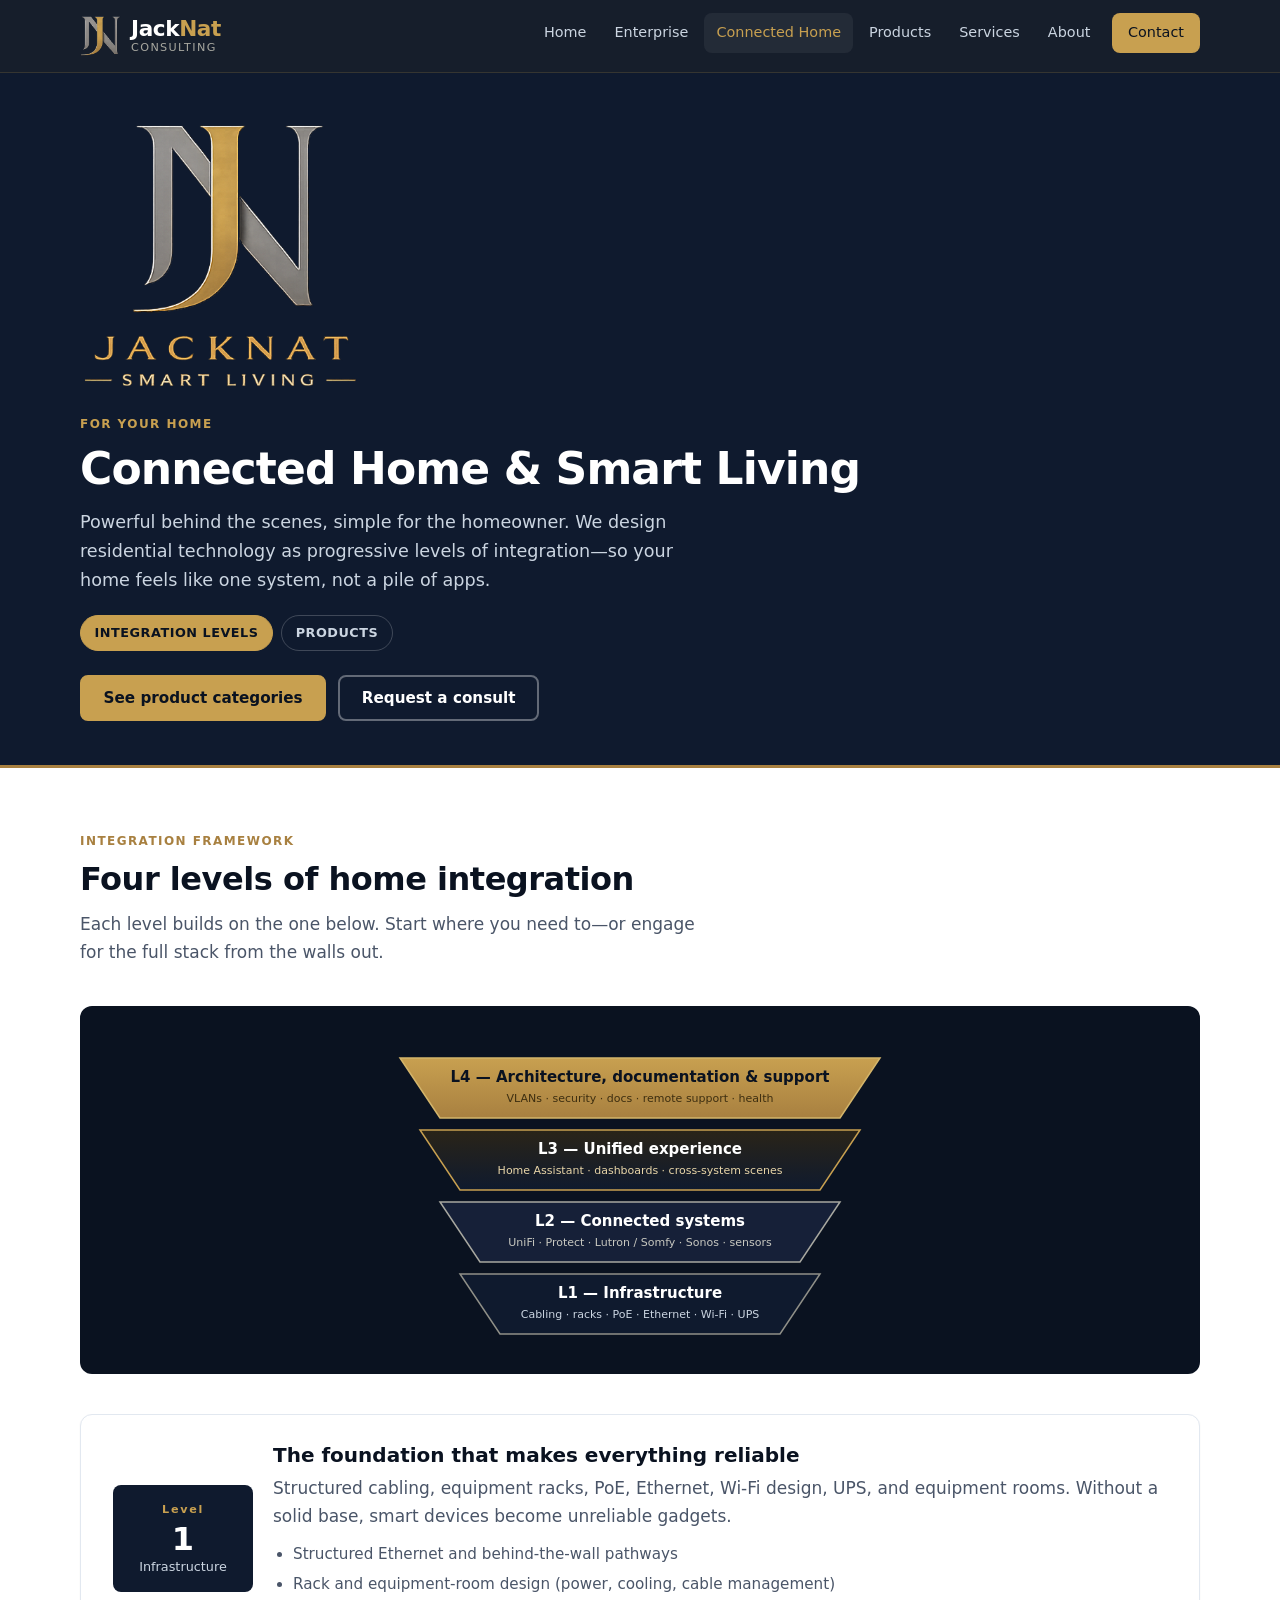
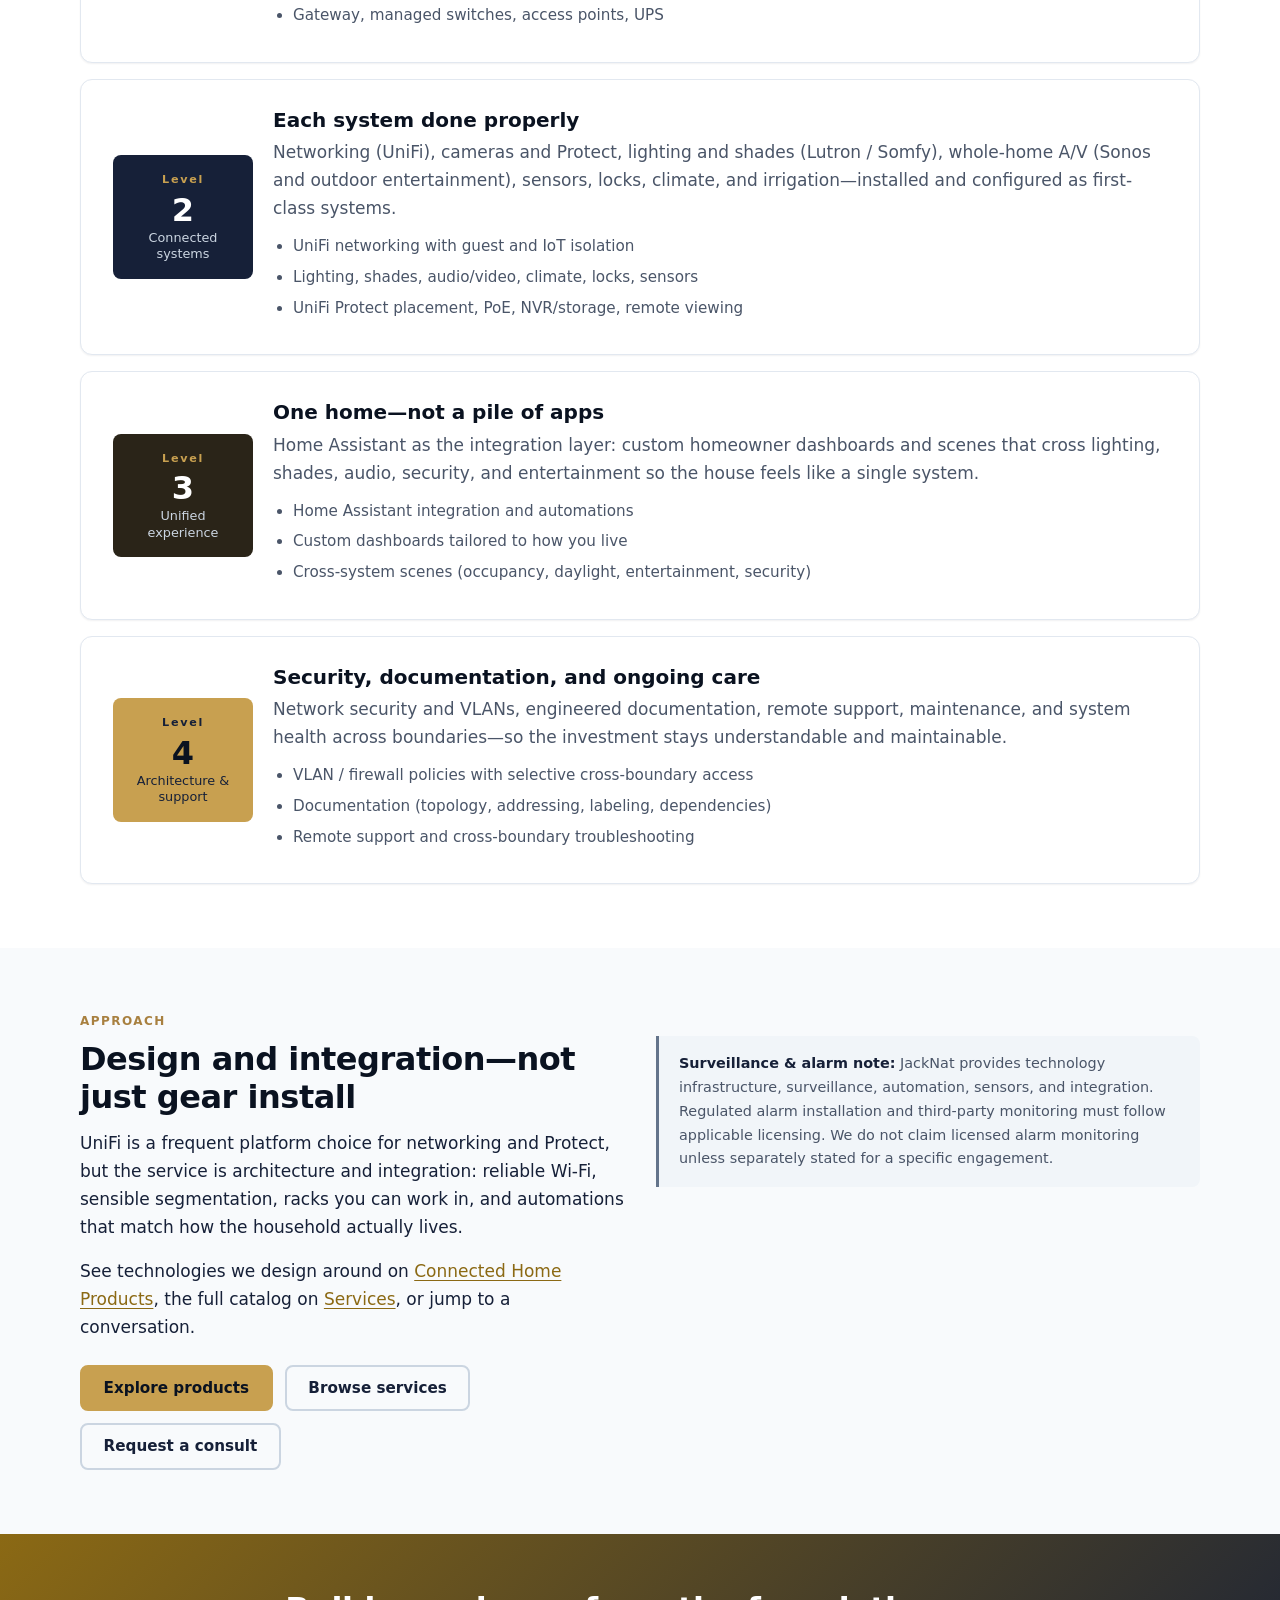
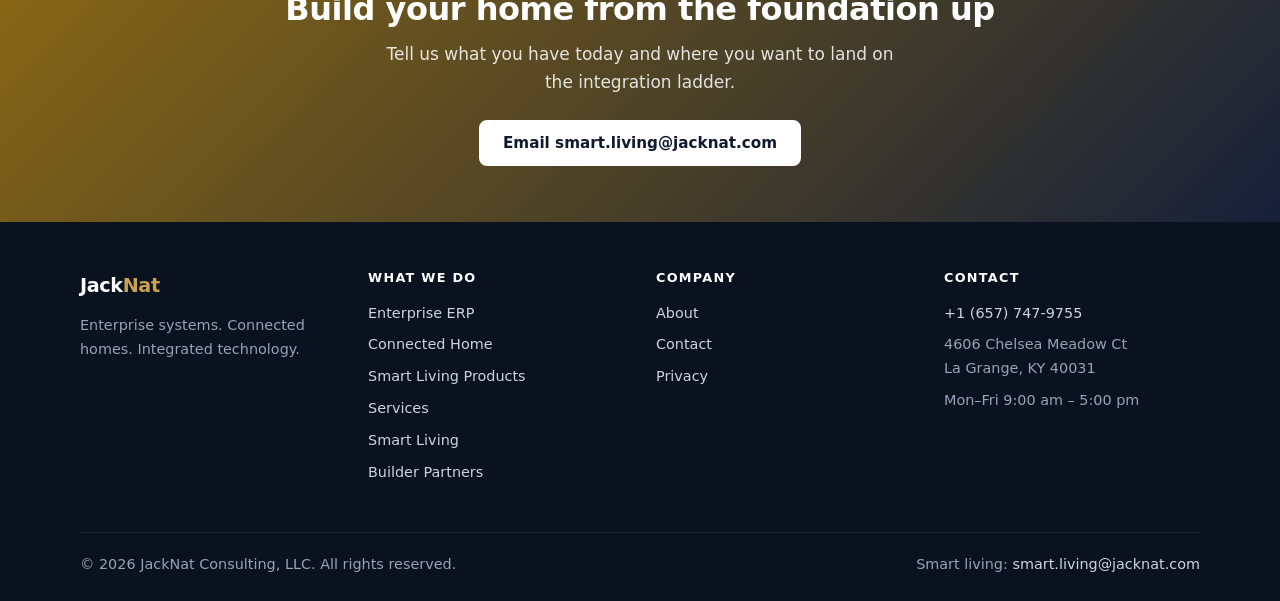
<file: connected-home.html>
<!DOCTYPE html>
<html lang="en">
<head>
  <meta charset="utf-8">
  <meta name="viewport" content="width=device-width, initial-scale=1">
  <title>Connected Home &amp; Smart Living | JackNat Consulting</title>
  <meta name="description" content="Residential smart living from JackNat: UniFi networking, Home Assistant, Lutron/Somfy, Sonos, UniFi Protect, cabling, racks, and four levels of integration—from infrastructure to ongoing support.">
  <link rel="icon" href="images/favicon.png">
  <link rel="stylesheet" href="css/styles.css">
</head>
<body>
  <a class="skip-link" href="#main">Skip to content</a>
  <header class="site-header">
    <div class="container header-inner">
      <a class="logo" href="index.html">
        <img class="logo-icon" src="images/logo-mark-gold.png" alt="" width="40" height="40">
        <span class="logo-text">
          <span class="logo-mark">Jack<span>Nat</span></span>
          <span class="logo-sub">Consulting</span>
        </span>
      </a>
      <button class="nav-toggle" type="button" aria-expanded="false" aria-controls="site-nav">Menu</button>
      <nav class="site-nav" id="site-nav" aria-label="Primary">
        <ul>
          <li><a href="index.html">Home</a></li>
          <li><a href="enterprise.html">Enterprise</a></li>
          <li><a href="connected-home.html" aria-current="page">Connected Home</a></li>
          <li><a href="connected-home-products.html">Products</a></li>
          <li><a href="services.html">Services</a></li>
          <li><a href="about.html">About</a></li>
          <li><a class="nav-cta" href="contact.html">Contact</a></li>
        </ul>
      </nav>
    </div>
  </header>

  <main id="main">
    <section class="page-hero">
      <div class="container">
        <img class="sl-logo sl-logo-hero" src="images/logo-smart-living-gold.png" alt="JackNat Smart Living">
        <span class="eyebrow" style="color:var(--gold-400)">For your home</span>
        <h1>Connected Home &amp; Smart Living</h1>
        <p class="lede">Powerful behind the scenes, simple for the homeowner. We design residential technology as progressive levels of integration—so your home feels like one system, not a pile of apps.</p>
        <nav class="ch-local-nav" aria-label="Connected Home pages">
          <a href="connected-home.html" aria-current="page">Integration levels</a>
          <a href="connected-home-products.html">Products</a>
        </nav>
        <div class="btn-group">
          <a class="btn btn-primary" href="connected-home-products.html">See product categories</a>
          <a class="btn btn-secondary" href="contact.html">Request a consult</a>
        </div>
      </div>
    </section>

    <section class="section" aria-labelledby="levels-heading" id="integration-levels">
      <div class="container">
        <div class="section-header">
          <span class="eyebrow">Integration framework</span>
          <h2 id="levels-heading">Four levels of home integration</h2>
          <p>Each level builds on the one below. Start where you need to—or engage for the full stack from the walls out.</p>
        </div>

        <div class="levels-diagram" role="img" aria-label="Diagram showing four progressive integration levels from Infrastructure up to Architecture, documentation and support">
          <svg viewBox="0 0 640 320" xmlns="http://www.w3.org/2000/svg" width="640" height="320">
            <defs>
              <linearGradient id="g1" x1="0" y1="0" x2="0" y2="1">
                <stop offset="0%" stop-color="#c8a050"/>
                <stop offset="100%" stop-color="#a88040"/>
              </linearGradient>
              <linearGradient id="g2" x1="0" y1="0" x2="0" y2="1">
                <stop offset="0%" stop-color="#2a2418"/>
                <stop offset="100%" stop-color="#0f1a2e"/>
              </linearGradient>
            </defs>
            <!-- Level 4 top -->
            <path d="M80 28 L560 28 L520 88 L120 88 Z" fill="url(#g1)" stroke="#d4b56a" stroke-width="1.5"/>
            <text x="320" y="52" fill="#0a1220" font-size="15" font-family="system-ui,sans-serif" text-anchor="middle" font-weight="700">L4 — Architecture, documentation &amp; support</text>
            <text x="320" y="72" fill="#3d2e10" font-size="11" font-family="system-ui,sans-serif" text-anchor="middle">VLANs · security · docs · remote support · health</text>
            <!-- Level 3 -->
            <path d="M100 100 L540 100 L500 160 L140 160 Z" fill="url(#g2)" stroke="#c8a050" stroke-width="1.5"/>
            <text x="320" y="124" fill="#ffffff" font-size="15" font-family="system-ui,sans-serif" text-anchor="middle" font-weight="700">L3 — Unified experience</text>
            <text x="320" y="144" fill="#e8d5a8" font-size="11" font-family="system-ui,sans-serif" text-anchor="middle">Home Assistant · dashboards · cross-system scenes</text>
            <!-- Level 2 -->
            <path d="M120 172 L520 172 L480 232 L160 232 Z" fill="#162038" stroke="#a8a8a0" stroke-width="1.5"/>
            <text x="320" y="196" fill="#ffffff" font-size="15" font-family="system-ui,sans-serif" text-anchor="middle" font-weight="700">L2 — Connected systems</text>
            <text x="320" y="216" fill="#c8c8c0" font-size="11" font-family="system-ui,sans-serif" text-anchor="middle">UniFi · Protect · Lutron / Somfy · Sonos · sensors</text>
            <!-- Level 1 base -->
            <path d="M140 244 L500 244 L460 304 L180 304 Z" fill="#0f1a2e" stroke="#909088" stroke-width="1.5"/>
            <text x="320" y="268" fill="#ffffff" font-size="15" font-family="system-ui,sans-serif" text-anchor="middle" font-weight="700">L1 — Infrastructure</text>
            <text x="320" y="288" fill="#cbd5e1" font-size="11" font-family="system-ui,sans-serif" text-anchor="middle">Cabling · racks · PoE · Ethernet · Wi-Fi · UPS</text>
          </svg>
        </div>

        <div class="levels">
          <article class="level level-1">
            <div class="level-badge">
              <span class="lvl">Level</span>
              <span class="num">1</span>
              <span class="name">Infrastructure</span>
            </div>
            <div>
              <h3>The foundation that makes everything reliable</h3>
              <p>Structured cabling, equipment racks, PoE, Ethernet, Wi-Fi design, UPS, and equipment rooms. Without a solid base, smart devices become unreliable gadgets.</p>
              <ul>
                <li>Structured Ethernet and behind-the-wall pathways</li>
                <li>Rack and equipment-room design (power, cooling, cable management)</li>
                <li>Gateway, managed switches, access points, UPS</li>
              </ul>
            </div>
          </article>

          <article class="level level-2">
            <div class="level-badge">
              <span class="lvl">Level</span>
              <span class="num">2</span>
              <span class="name">Connected systems</span>
            </div>
            <div>
              <h3>Each system done properly</h3>
              <p>Networking (UniFi), cameras and Protect, lighting and shades (Lutron / Somfy), whole-home A/V (Sonos and outdoor entertainment), sensors, locks, climate, and irrigation—installed and configured as first-class systems.</p>
              <ul>
                <li>UniFi networking with guest and IoT isolation</li>
                <li>Lighting, shades, audio/video, climate, locks, sensors</li>
                <li>UniFi Protect placement, PoE, NVR/storage, remote viewing</li>
              </ul>
            </div>
          </article>

          <article class="level level-3">
            <div class="level-badge">
              <span class="lvl">Level</span>
              <span class="num">3</span>
              <span class="name">Unified experience</span>
            </div>
            <div>
              <h3>One home—not a pile of apps</h3>
              <p>Home Assistant as the integration layer: custom homeowner dashboards and scenes that cross lighting, shades, audio, security, and entertainment so the house feels like a single system.</p>
              <ul>
                <li>Home Assistant integration and automations</li>
                <li>Custom dashboards tailored to how you live</li>
                <li>Cross-system scenes (occupancy, daylight, entertainment, security)</li>
              </ul>
            </div>
          </article>

          <article class="level level-4">
            <div class="level-badge">
              <span class="lvl">Level</span>
              <span class="num">4</span>
              <span class="name">Architecture &amp; support</span>
            </div>
            <div>
              <h3>Security, documentation, and ongoing care</h3>
              <p>Network security and VLANs, engineered documentation, remote support, maintenance, and system health across boundaries—so the investment stays understandable and maintainable.</p>
              <ul>
                <li>VLAN / firewall policies with selective cross-boundary access</li>
                <li>Documentation (topology, addressing, labeling, dependencies)</li>
                <li>Remote support and cross-boundary troubleshooting</li>
              </ul>
            </div>
          </article>
        </div>
      </div>
    </section>

    <section class="section section-alt" aria-labelledby="promise-heading">
      <div class="container two-col">
        <div>
          <span class="eyebrow">Approach</span>
          <h2 id="promise-heading">Design and integration—not just gear install</h2>
          <p>UniFi is a frequent platform choice for networking and Protect, but the service is architecture and integration: reliable Wi-Fi, sensible segmentation, racks you can work in, and automations that match how the household actually lives.</p>
          <p>See technologies we design around on <a href="connected-home-products.html">Connected Home Products</a>, the full catalog on <a href="services.html">Services</a>, or jump to a conversation.</p>
          <div class="btn-group">
            <a class="btn btn-primary" href="connected-home-products.html">Explore products</a>
            <a class="btn btn-outline" href="services.html">Browse services</a>
            <a class="btn btn-outline" href="contact.html">Request a consult</a>
          </div>
        </div>
        <div>
          <div class="disclaimer" role="note">
            <strong>Surveillance &amp; alarm note:</strong> JackNat provides technology infrastructure, surveillance, automation, sensors, and integration. Regulated alarm installation and third-party monitoring must follow applicable licensing. We do not claim licensed alarm monitoring unless separately stated for a specific engagement.
          </div>
        </div>
      </div>
    </section>

    <section class="cta-band">
      <div class="container">
        <h2>Build your home from the foundation up</h2>
        <p>Tell us what you have today and where you want to land on the integration ladder.</p>
        <a class="btn btn-primary" href="mailto:smart.living@jacknat.com?subject=Connected%20Home%20inquiry">Email smart.living@jacknat.com</a>
      </div>
    </section>
  </main>

  <footer class="site-footer">
    <div class="container">
      <div class="footer-grid">
        <div class="footer-brand">
          <div class="logo-mark">Jack<span style="color:var(--gold-400)">Nat</span></div>
          <p>Enterprise systems. Connected homes. Integrated technology.</p>
        </div>
        <div>
          <h3>What we do</h3>
          <ul>
            <li><a href="enterprise.html">Enterprise ERP</a></li>
            <li><a href="connected-home.html">Connected Home</a></li>
            <li><a href="connected-home-products.html">Smart Living Products</a></li>
            <li><a href="services.html">Services</a></li>
            <li><a href="smart-living/">Smart Living</a></li>
            <li><a href="builder-partners/">Builder Partners</a></li>
          </ul>
        </div>
        <div>
          <h3>Company</h3>
          <ul>
            <li><a href="about.html">About</a></li>
            <li><a href="contact.html">Contact</a></li>
            <li><a href="privacy/">Privacy</a></li>
          </ul>
        </div>
        <div>
          <h3>Contact</h3>
          <ul>
            <li><a href="tel:+16577479755">+1 (657) 747-9755</a></li>
            <li>4606 Chelsea Meadow Ct<br>La Grange, KY 40031</li>
            <li>Mon–Fri 9:00 am – 5:00 pm</li>
          </ul>
        </div>
      </div>
      <div class="footer-bottom">
        <p>&copy; 2026 JackNat Consulting, LLC. All rights reserved.</p>
        <p>Smart living: <a href="mailto:smart.living@jacknat.com">smart.living@jacknat.com</a></p>
      </div>
    </div>
  </footer>
  <script src="js/ads-config.js"></script>
  <script src="js/campaign.js"></script>
  <script src="js/main.js"></script>
</body>
</html>
</file>
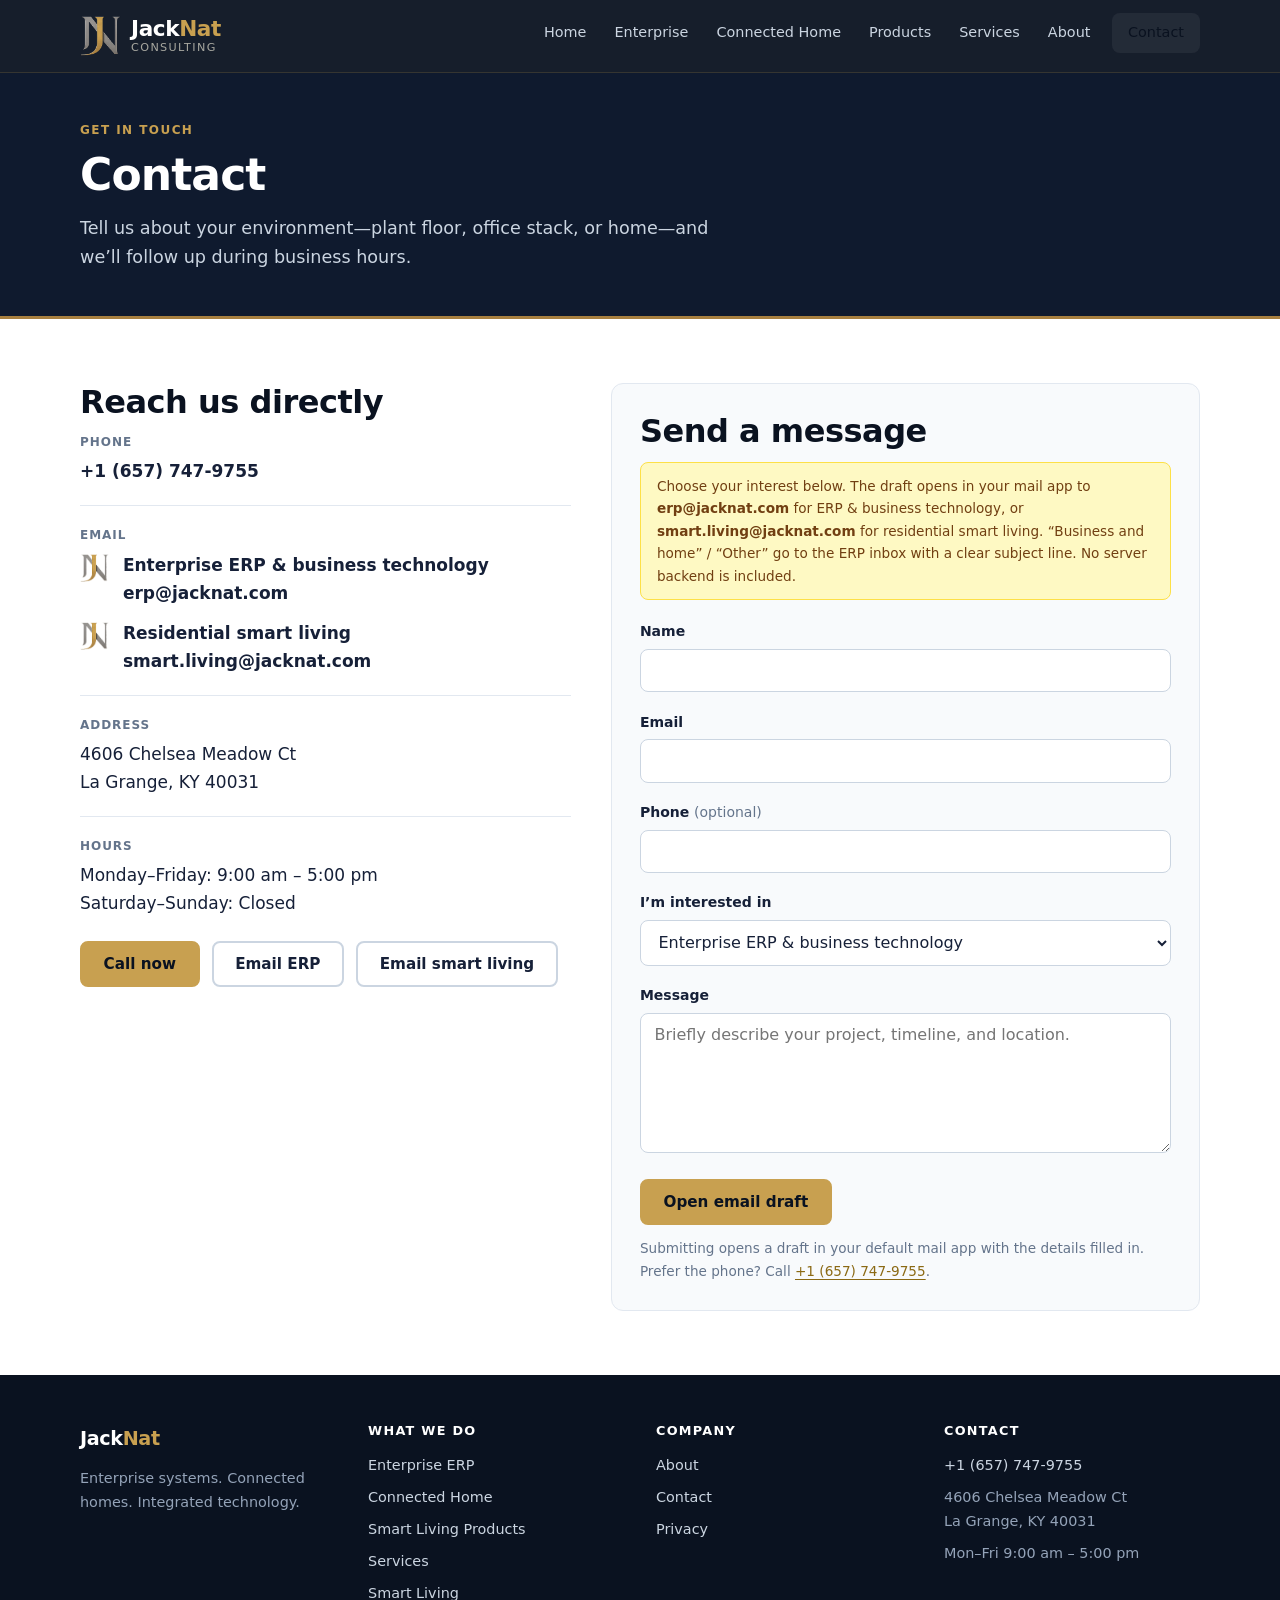
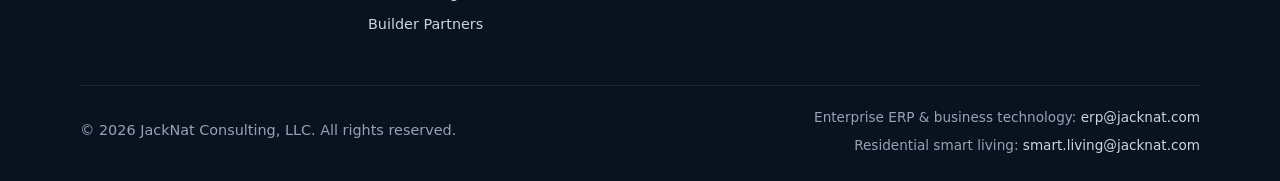
<file: contact.html>
<!DOCTYPE html>
<html lang="en">
<head>
  <meta charset="utf-8">
  <meta name="viewport" content="width=device-width, initial-scale=1">
  <title>Contact | JackNat Consulting</title>
  <meta name="description" content="Contact JackNat Consulting: +1 (657) 747-9755, 4606 Chelsea Meadow Ct, La Grange, KY 40031. Mon–Fri 9am–5pm.">
  <link rel="icon" href="images/favicon.png">
  <link rel="stylesheet" href="css/styles.css">
</head>
<body>
  <a class="skip-link" href="#main">Skip to content</a>
  <header class="site-header">
    <div class="container header-inner">
      <a class="logo" href="index.html">
        <img class="logo-icon" src="images/logo-mark-gold.png" alt="" width="40" height="40">
        <span class="logo-text">
          <span class="logo-mark">Jack<span>Nat</span></span>
          <span class="logo-sub">Consulting</span>
        </span>
      </a>
      <button class="nav-toggle" type="button" aria-expanded="false" aria-controls="site-nav">Menu</button>
      <nav class="site-nav" id="site-nav" aria-label="Primary">
        <ul>
          <li><a href="index.html">Home</a></li>
          <li><a href="enterprise.html">Enterprise</a></li>
          <li><a href="connected-home.html">Connected Home</a></li>
          <li><a href="connected-home-products.html">Products</a></li>
          <li><a href="services.html">Services</a></li>
          <li><a href="about.html">About</a></li>
          <li><a class="nav-cta" href="contact.html" aria-current="page">Contact</a></li>
        </ul>
      </nav>
    </div>
  </header>

  <main id="main">
    <section class="page-hero">
      <div class="container">
        <span class="eyebrow" style="color:var(--gold-400)">Get in touch</span>
        <h1>Contact</h1>
        <p class="lede">Tell us about your environment—plant floor, office stack, or home—and we’ll follow up during business hours.</p>
      </div>
    </section>

    <section class="section">
      <div class="container contact-grid">
        <div>
          <h2 class="mt-0">Reach us directly</h2>
          <ul class="contact-details">
            <li>
              <span class="label">Phone</span>
              <a href="tel:+16577479755">+1 (657) 747-9755</a>
            </li>
            <li>
              <span class="label">Email</span>
              <span class="contact-sl-row" style="display:flex;margin-top:0.35rem">
                <img class="sl-logo-inline" src="images/logo-mark-enterprise-gold.png" alt="" width="28" height="28">
                <span>
                  <strong style="font-weight:600;color:var(--slate-700)">Enterprise ERP &amp; business technology</strong><br>
                  <a href="mailto:erp@jacknat.com">erp@jacknat.com</a>
                </span>
              </span>
              <span class="contact-sl-row" style="display:flex;margin-top:0.75rem">
                <img class="sl-logo-inline" src="images/logo-mark-gold.png" alt="" width="28" height="28">
                <span>
                  <strong style="font-weight:600;color:var(--slate-700)">Residential smart living</strong><br>
                  <a href="mailto:smart.living@jacknat.com">smart.living@jacknat.com</a>
                </span>
              </span>
            </li>
            <li>
              <span class="label">Address</span>
              4606 Chelsea Meadow Ct<br>
              La Grange, KY 40031
            </li>
            <li>
              <span class="label">Hours</span>
              Monday–Friday: 9:00 am – 5:00 pm<br>
              Saturday–Sunday: Closed
            </li>
          </ul>
          <div class="btn-group">
            <a class="btn btn-primary" href="tel:+16577479755">Call now</a>
            <a class="btn btn-outline" href="mailto:erp@jacknat.com?subject=Enterprise%20ERP%20inquiry">Email ERP</a>
            <a class="btn btn-outline" href="mailto:smart.living@jacknat.com?subject=Connected%20Home%20inquiry">Email smart living</a>
          </div>
        </div>

        <div class="contact-form">
          <h2 class="mt-0">Send a message</h2>
          <p class="form-note" role="note">
            Choose your interest below. The draft opens in your mail app to <strong>erp@jacknat.com</strong> for ERP &amp; business technology, or <strong>smart.living@jacknat.com</strong> for residential smart living. “Business and home” / “Other” go to the ERP inbox with a clear subject line. No server backend is included.
          </p>
          <form id="contact-form" action="mailto:erp@jacknat.com" method="get" enctype="text/plain">
            <input type="hidden" name="subject" value="JackNat Consulting website inquiry">
            <div class="form-row">
              <label for="name">Name</label>
              <input type="text" id="name" name="name" autocomplete="name" required>
            </div>
            <div class="form-row">
              <label for="email">Email</label>
              <input type="email" id="email" name="email" autocomplete="email" required>
            </div>
            <div class="form-row">
              <label for="phone">Phone <span style="font-weight:400;color:var(--slate-500)">(optional)</span></label>
              <input type="tel" id="phone" name="phone" autocomplete="tel">
            </div>
            <div class="form-row">
              <label for="interest">I’m interested in</label>
              <select id="interest" name="interest">
                <option value="Enterprise ERP">Enterprise ERP &amp; business technology</option>
                <option value="Connected Home">Connected home / smart living</option>
                <option value="Business and home">Business and home</option>
                <option value="Other">Other / not sure</option>
              </select>
            </div>
            <div class="form-row">
              <label for="message">Message</label>
              <textarea id="message" name="body" required placeholder="Briefly describe your project, timeline, and location."></textarea>
            </div>
            <button class="btn btn-primary" type="submit">Open email draft</button>
            <p class="form-hint">Submitting opens a draft in your default mail app with the details filled in. Prefer the phone? Call <a href="tel:+16577479755">+1 (657) 747-9755</a>.</p>
          </form>
        </div>
      </div>
    </section>
  </main>

  <footer class="site-footer">
    <div class="container">
      <div class="footer-grid">
        <div class="footer-brand">
          <div class="logo-mark">Jack<span style="color:var(--gold-400)">Nat</span></div>
          <p>Enterprise systems. Connected homes. Integrated technology.</p>
        </div>
        <div>
          <h3>What we do</h3>
          <ul>
            <li><a href="enterprise.html">Enterprise ERP</a></li>
            <li><a href="connected-home.html">Connected Home</a></li>
            <li><a href="connected-home-products.html">Smart Living Products</a></li>
            <li><a href="services.html">Services</a></li>
            <li><a href="smart-living/">Smart Living</a></li>
            <li><a href="builder-partners/">Builder Partners</a></li>
          </ul>
        </div>
        <div>
          <h3>Company</h3>
          <ul>
            <li><a href="about.html">About</a></li>
            <li><a href="contact.html">Contact</a></li>
            <li><a href="privacy/">Privacy</a></li>
          </ul>
        </div>
        <div>
          <h3>Contact</h3>
          <ul>
            <li><a href="tel:+16577479755">+1 (657) 747-9755</a></li>
            <li>4606 Chelsea Meadow Ct<br>La Grange, KY 40031</li>
            <li>Mon–Fri 9:00 am – 5:00 pm</li>
          </ul>
        </div>
      </div>
      <div class="footer-bottom">
        <p>&copy; 2026 JackNat Consulting, LLC. All rights reserved.</p>
        <p class="footer-emails">
          <span>Enterprise ERP &amp; business technology: <a href="mailto:erp@jacknat.com">erp@jacknat.com</a></span>
          <span>Residential smart living: <a href="mailto:smart.living@jacknat.com">smart.living@jacknat.com</a></span>
        </p>
      </div>
    </div>
  </footer>
  <script src="js/ads-config.js"></script>
  <script src="js/campaign.js"></script>
  <script src="js/main.js"></script>
  <script>
    (function () {
      var form = document.getElementById("contact-form");
      if (!form) return;
      form.addEventListener("submit", function (e) {
        e.preventDefault();
        var name = document.getElementById("name").value.trim();
        var email = document.getElementById("email").value.trim();
        var phone = document.getElementById("phone").value.trim();
        var interest = document.getElementById("interest").value;
        var message = document.getElementById("message").value.trim();
        var body =
          "Name: " + name + "\n" +
          "Email: " + email + "\n" +
          "Phone: " + (phone || "(not provided)") + "\n" +
          "Interest: " + interest + "\n\n" +
          message;
        var to = "erp@jacknat.com";
        if (interest === "Connected Home") {
          to = "smart.living@jacknat.com";
        }
        var mailto =
          "mailto:" + to +
          "?subject=" + encodeURIComponent("JackNat inquiry — " + interest) +
          "&body=" + encodeURIComponent(body);
        window.location.href = mailto;
      });
    })();
  </script>
</body>
</html>
</file>
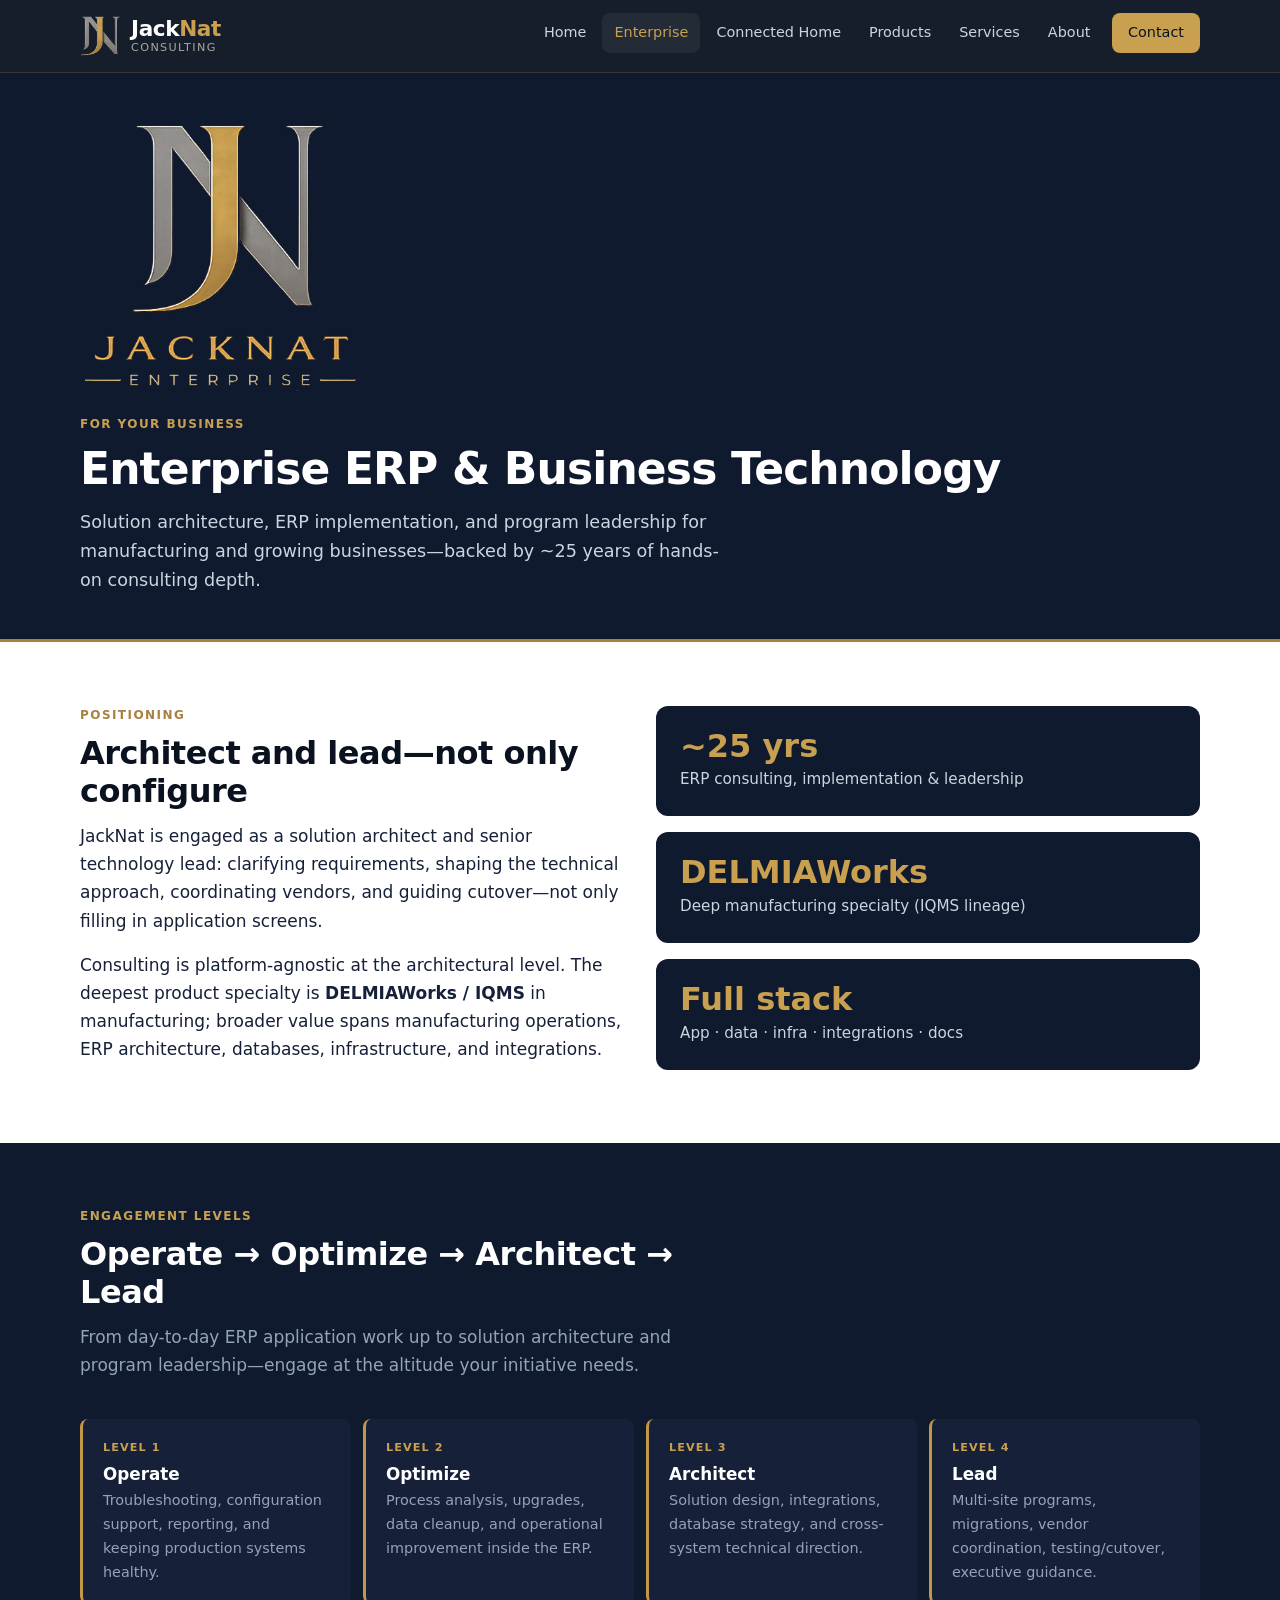
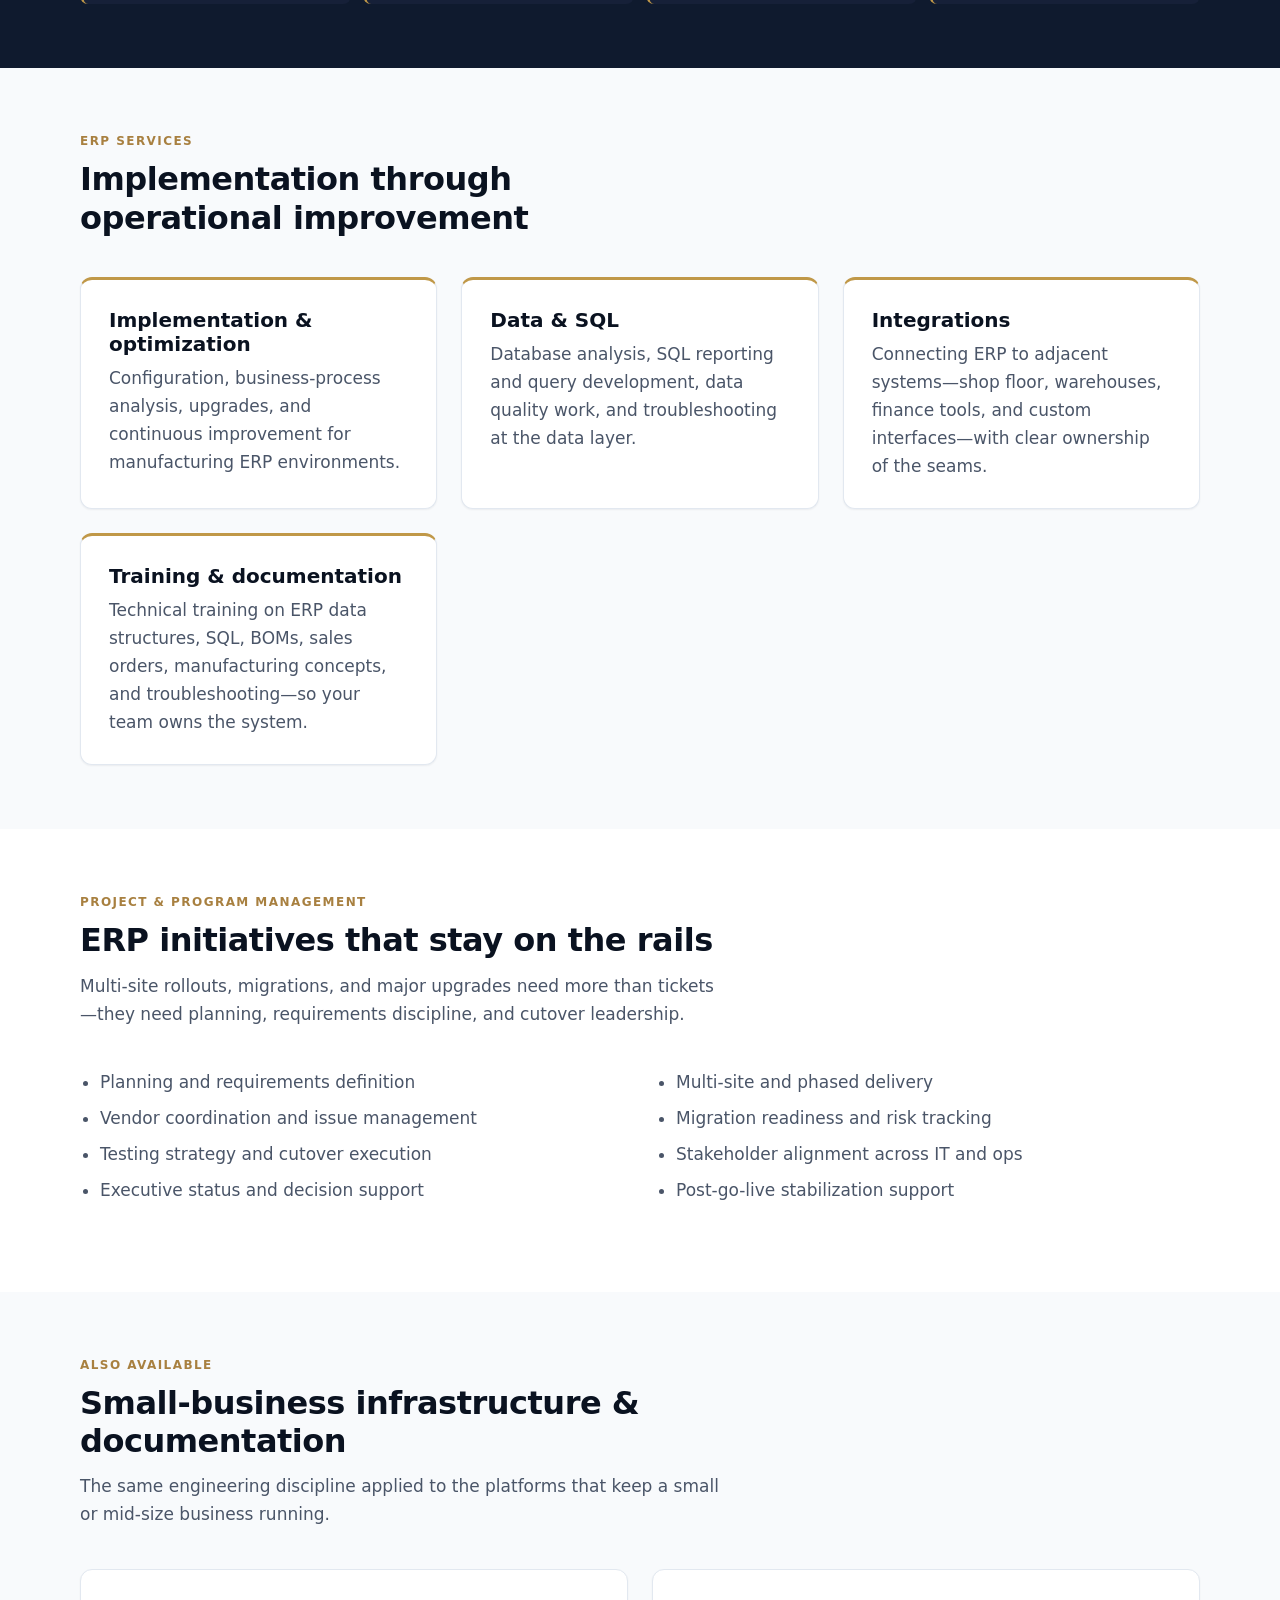
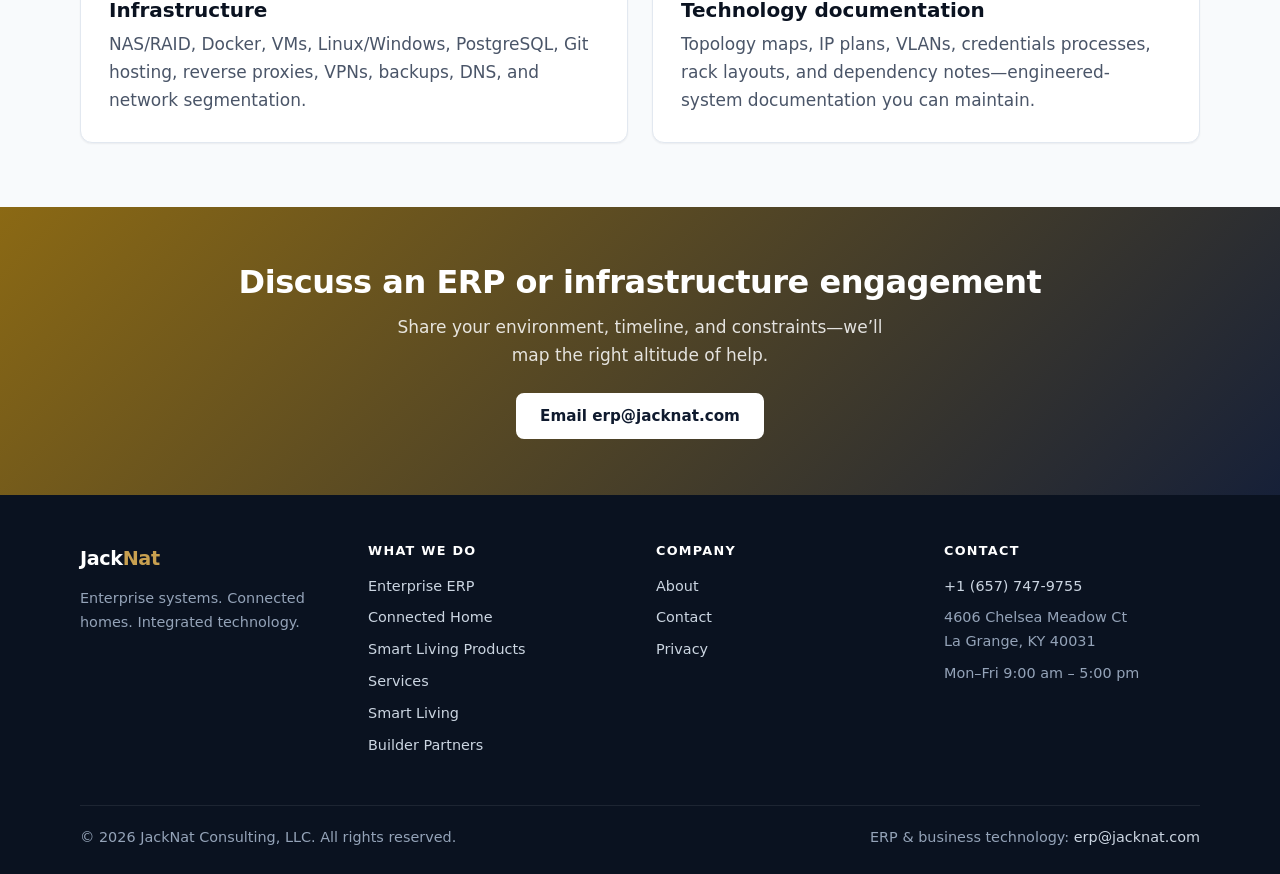
<file: enterprise.html>
<!DOCTYPE html>
<html lang="en">
<head>
  <meta charset="utf-8">
  <meta name="viewport" content="width=device-width, initial-scale=1">
  <title>Enterprise ERP &amp; Business Technology | JackNat Consulting</title>
  <meta name="description" content="Enterprise ERP consulting, DELMIAWorks / IQMS manufacturing specialty, solution architecture, project leadership, training, and small-business infrastructure from JackNat Consulting.">
  <link rel="icon" href="images/favicon.png">
  <link rel="stylesheet" href="css/styles.css">
</head>
<body>
  <a class="skip-link" href="#main">Skip to content</a>
  <header class="site-header">
    <div class="container header-inner">
      <a class="logo" href="index.html">
        <img class="logo-icon" src="images/logo-mark-gold.png" alt="" width="40" height="40">
        <span class="logo-text">
          <span class="logo-mark">Jack<span>Nat</span></span>
          <span class="logo-sub">Consulting</span>
        </span>
      </a>
      <button class="nav-toggle" type="button" aria-expanded="false" aria-controls="site-nav">Menu</button>
      <nav class="site-nav" id="site-nav" aria-label="Primary">
        <ul>
          <li><a href="index.html">Home</a></li>
          <li><a href="enterprise.html" aria-current="page">Enterprise</a></li>
          <li><a href="connected-home.html">Connected Home</a></li>
          <li><a href="connected-home-products.html">Products</a></li>
          <li><a href="services.html">Services</a></li>
          <li><a href="about.html">About</a></li>
          <li><a class="nav-cta" href="contact.html">Contact</a></li>
        </ul>
      </nav>
    </div>
  </header>

  <main id="main">
    <section class="page-hero">
      <div class="container">
        <img class="sl-logo sl-logo-hero" src="images/logo-enterprise-systems-gold.png" alt="JackNat Enterprise">
        <span class="eyebrow" style="color:var(--gold-400)">For your business</span>
        <h1>Enterprise ERP &amp; Business Technology</h1>
        <p class="lede">Solution architecture, ERP implementation, and program leadership for manufacturing and growing businesses—backed by ~25 years of hands-on consulting depth.</p>
      </div>
    </section>

    <section class="section" aria-labelledby="positioning-heading">
      <div class="container two-col">
        <div class="prose">
          <span class="eyebrow">Positioning</span>
          <h2 id="positioning-heading">Architect and lead—not only configure</h2>
          <p>JackNat is engaged as a solution architect and senior technology lead: clarifying requirements, shaping the technical approach, coordinating vendors, and guiding cutover—not only filling in application screens.</p>
          <p>Consulting is platform-agnostic at the architectural level. The deepest product specialty is <strong>DELMIAWorks / IQMS</strong> in manufacturing; broader value spans manufacturing operations, ERP architecture, databases, infrastructure, and integrations.</p>
        </div>
        <div class="stat-stack">
          <div class="stat">
            <div class="val">~25 yrs</div>
            <div class="lbl">ERP consulting, implementation &amp; leadership</div>
          </div>
          <div class="stat">
            <div class="val">DELMIAWorks</div>
            <div class="lbl">Deep manufacturing specialty (IQMS lineage)</div>
          </div>
          <div class="stat">
            <div class="val">Full stack</div>
            <div class="lbl">App · data · infra · integrations · docs</div>
          </div>
        </div>
      </div>
    </section>

    <section class="section section-dark" aria-labelledby="ladder-heading">
      <div class="container">
        <div class="section-header">
          <span class="eyebrow">Engagement levels</span>
          <h2 id="ladder-heading">Operate → Optimize → Architect → Lead</h2>
          <p>From day-to-day ERP application work up to solution architecture and program leadership—engage at the altitude your initiative needs.</p>
        </div>
        <div class="enterprise-ladder">
          <div class="ladder-step">
            <div class="lbl">Level 1</div>
            <h3>Operate</h3>
            <p>Troubleshooting, configuration support, reporting, and keeping production systems healthy.</p>
          </div>
          <div class="ladder-step">
            <div class="lbl">Level 2</div>
            <h3>Optimize</h3>
            <p>Process analysis, upgrades, data cleanup, and operational improvement inside the ERP.</p>
          </div>
          <div class="ladder-step">
            <div class="lbl">Level 3</div>
            <h3>Architect</h3>
            <p>Solution design, integrations, database strategy, and cross-system technical direction.</p>
          </div>
          <div class="ladder-step">
            <div class="lbl">Level 4</div>
            <h3>Lead</h3>
            <p>Multi-site programs, migrations, vendor coordination, testing/cutover, executive guidance.</p>
          </div>
        </div>
      </div>
    </section>

    <section class="section section-alt" aria-labelledby="services-erp-heading">
      <div class="container">
        <div class="section-header">
          <span class="eyebrow">ERP services</span>
          <h2 id="services-erp-heading">Implementation through operational improvement</h2>
        </div>
        <div class="card-grid">
          <article class="card card-accent">
            <h3>Implementation &amp; optimization</h3>
            <p>Configuration, business-process analysis, upgrades, and continuous improvement for manufacturing ERP environments.</p>
          </article>
          <article class="card card-accent">
            <h3>Data &amp; SQL</h3>
            <p>Database analysis, SQL reporting and query development, data quality work, and troubleshooting at the data layer.</p>
          </article>
          <article class="card card-accent">
            <h3>Integrations</h3>
            <p>Connecting ERP to adjacent systems—shop floor, warehouses, finance tools, and custom interfaces—with clear ownership of the seams.</p>
          </article>
          <article class="card card-accent">
            <h3>Training &amp; documentation</h3>
            <p>Technical training on ERP data structures, SQL, BOMs, sales orders, manufacturing concepts, and troubleshooting—so your team owns the system.</p>
          </article>
        </div>
      </div>
    </section>

    <section class="section" aria-labelledby="pm-heading">
      <div class="container">
        <div class="section-header">
          <span class="eyebrow">Project &amp; program management</span>
          <h2 id="pm-heading">ERP initiatives that stay on the rails</h2>
          <p>Multi-site rollouts, migrations, and major upgrades need more than tickets—they need planning, requirements discipline, and cutover leadership.</p>
        </div>
        <div class="two-col prose">
          <ul>
            <li>Planning and requirements definition</li>
            <li>Vendor coordination and issue management</li>
            <li>Testing strategy and cutover execution</li>
            <li>Executive status and decision support</li>
          </ul>
          <ul>
            <li>Multi-site and phased delivery</li>
            <li>Migration readiness and risk tracking</li>
            <li>Stakeholder alignment across IT and ops</li>
            <li>Post-go-live stabilization support</li>
          </ul>
        </div>
      </div>
    </section>

    <section class="section section-alt" aria-labelledby="infra-heading">
      <div class="container">
        <div class="section-header">
          <span class="eyebrow">Also available</span>
          <h2 id="infra-heading">Small-business infrastructure &amp; documentation</h2>
          <p>The same engineering discipline applied to the platforms that keep a small or mid-size business running.</p>
        </div>
        <div class="card-grid">
          <article class="card">
            <h3>Infrastructure</h3>
            <p>NAS/RAID, Docker, VMs, Linux/Windows, PostgreSQL, Git hosting, reverse proxies, VPNs, backups, DNS, and network segmentation.</p>
          </article>
          <article class="card">
            <h3>Technology documentation</h3>
            <p>Topology maps, IP plans, VLANs, credentials processes, rack layouts, and dependency notes—engineered-system documentation you can maintain.</p>
          </article>
        </div>
      </div>
    </section>

    <section class="cta-band">
      <div class="container">
        <h2>Discuss an ERP or infrastructure engagement</h2>
        <p>Share your environment, timeline, and constraints—we’ll map the right altitude of help.</p>
        <a class="btn btn-primary" href="mailto:erp@jacknat.com?subject=Enterprise%20ERP%20inquiry">Email erp@jacknat.com</a>
      </div>
    </section>
  </main>

  <footer class="site-footer">
    <div class="container">
      <div class="footer-grid">
        <div class="footer-brand">
          <div class="logo-mark">Jack<span style="color:var(--gold-400)">Nat</span></div>
          <p>Enterprise systems. Connected homes. Integrated technology.</p>
        </div>
        <div>
          <h3>What we do</h3>
          <ul>
            <li><a href="enterprise.html">Enterprise ERP</a></li>
            <li><a href="connected-home.html">Connected Home</a></li>
            <li><a href="connected-home-products.html">Smart Living Products</a></li>
            <li><a href="services.html">Services</a></li>
            <li><a href="smart-living/">Smart Living</a></li>
            <li><a href="builder-partners/">Builder Partners</a></li>
          </ul>
        </div>
        <div>
          <h3>Company</h3>
          <ul>
            <li><a href="about.html">About</a></li>
            <li><a href="contact.html">Contact</a></li>
            <li><a href="privacy/">Privacy</a></li>
          </ul>
        </div>
        <div>
          <h3>Contact</h3>
          <ul>
            <li><a href="tel:+16577479755">+1 (657) 747-9755</a></li>
            <li>4606 Chelsea Meadow Ct<br>La Grange, KY 40031</li>
            <li>Mon–Fri 9:00 am – 5:00 pm</li>
          </ul>
        </div>
      </div>
      <div class="footer-bottom">
        <p>&copy; 2026 JackNat Consulting, LLC. All rights reserved.</p>
        <p>ERP &amp; business technology: <a href="mailto:erp@jacknat.com">erp@jacknat.com</a></p>
      </div>
    </div>
  </footer>
  <script src="js/ads-config.js"></script>
  <script src="js/campaign.js"></script>
  <script src="js/main.js"></script>
</body>
</html>
</file>
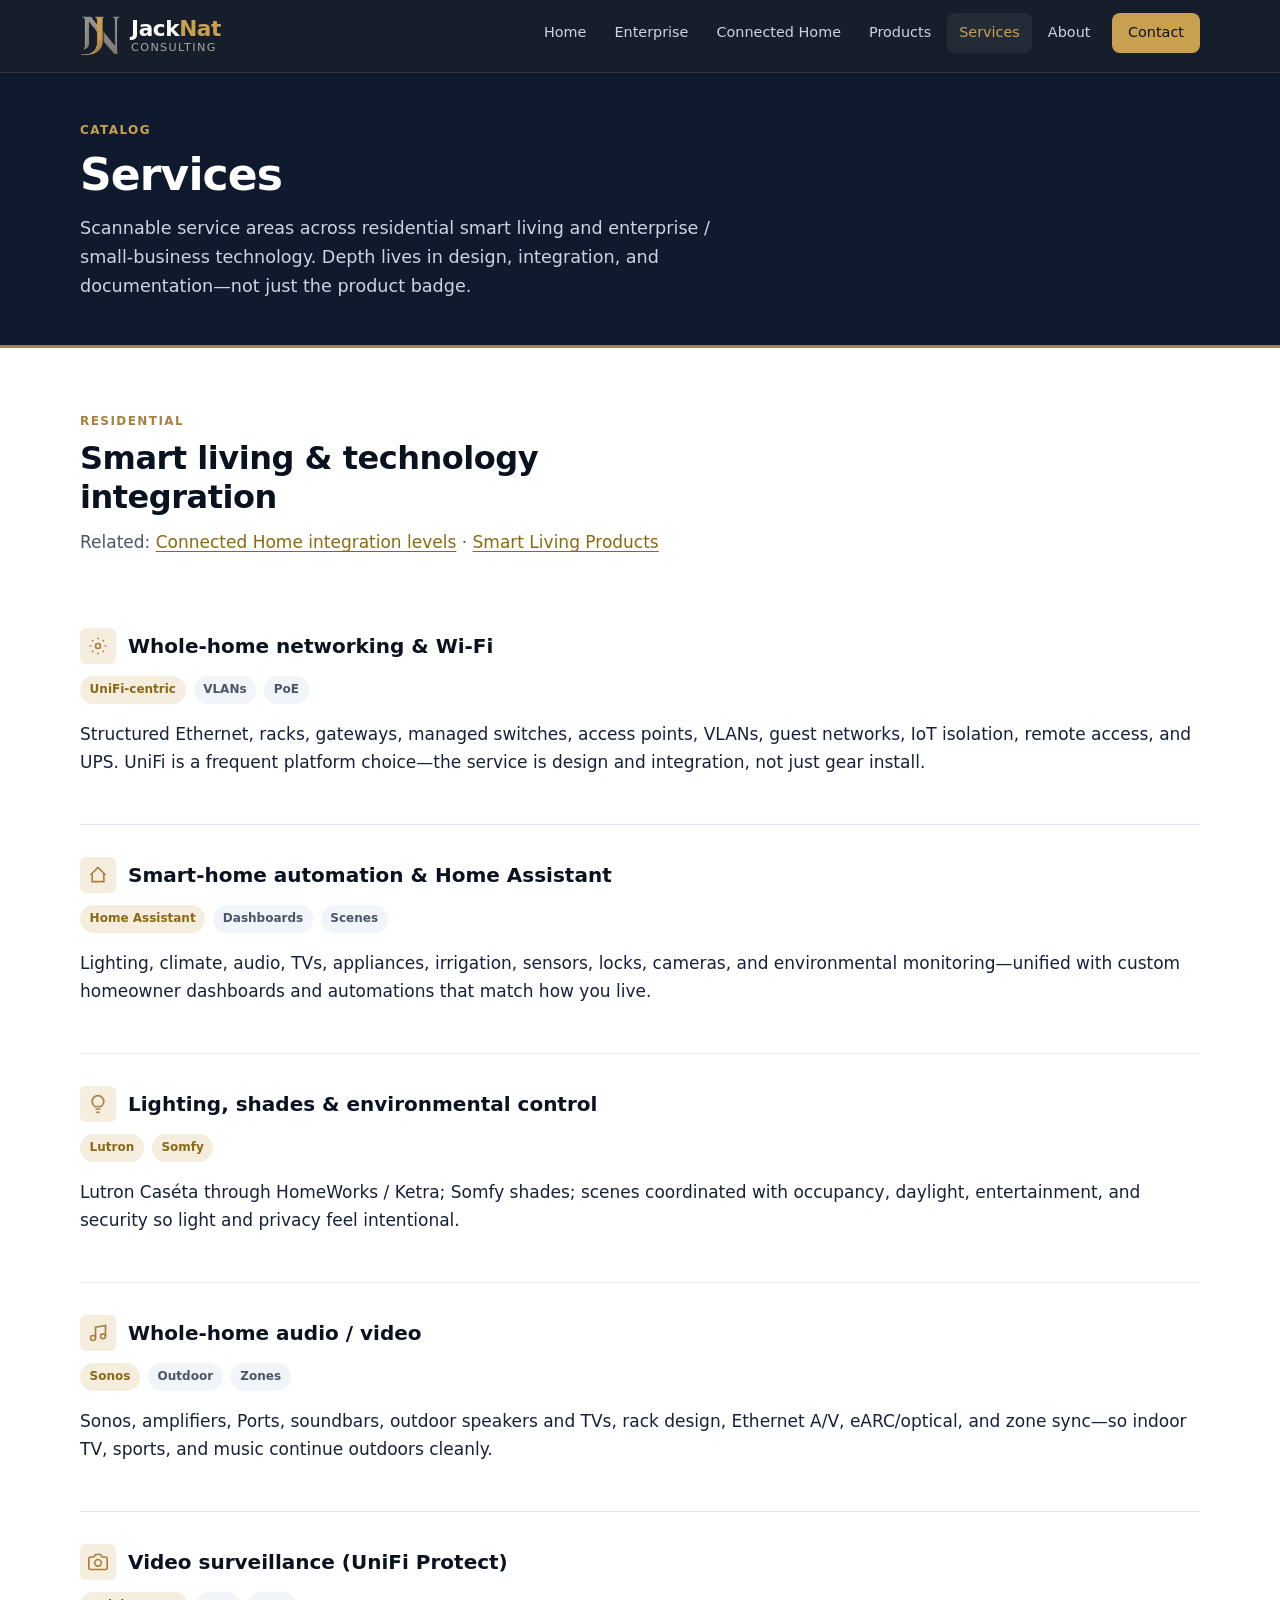
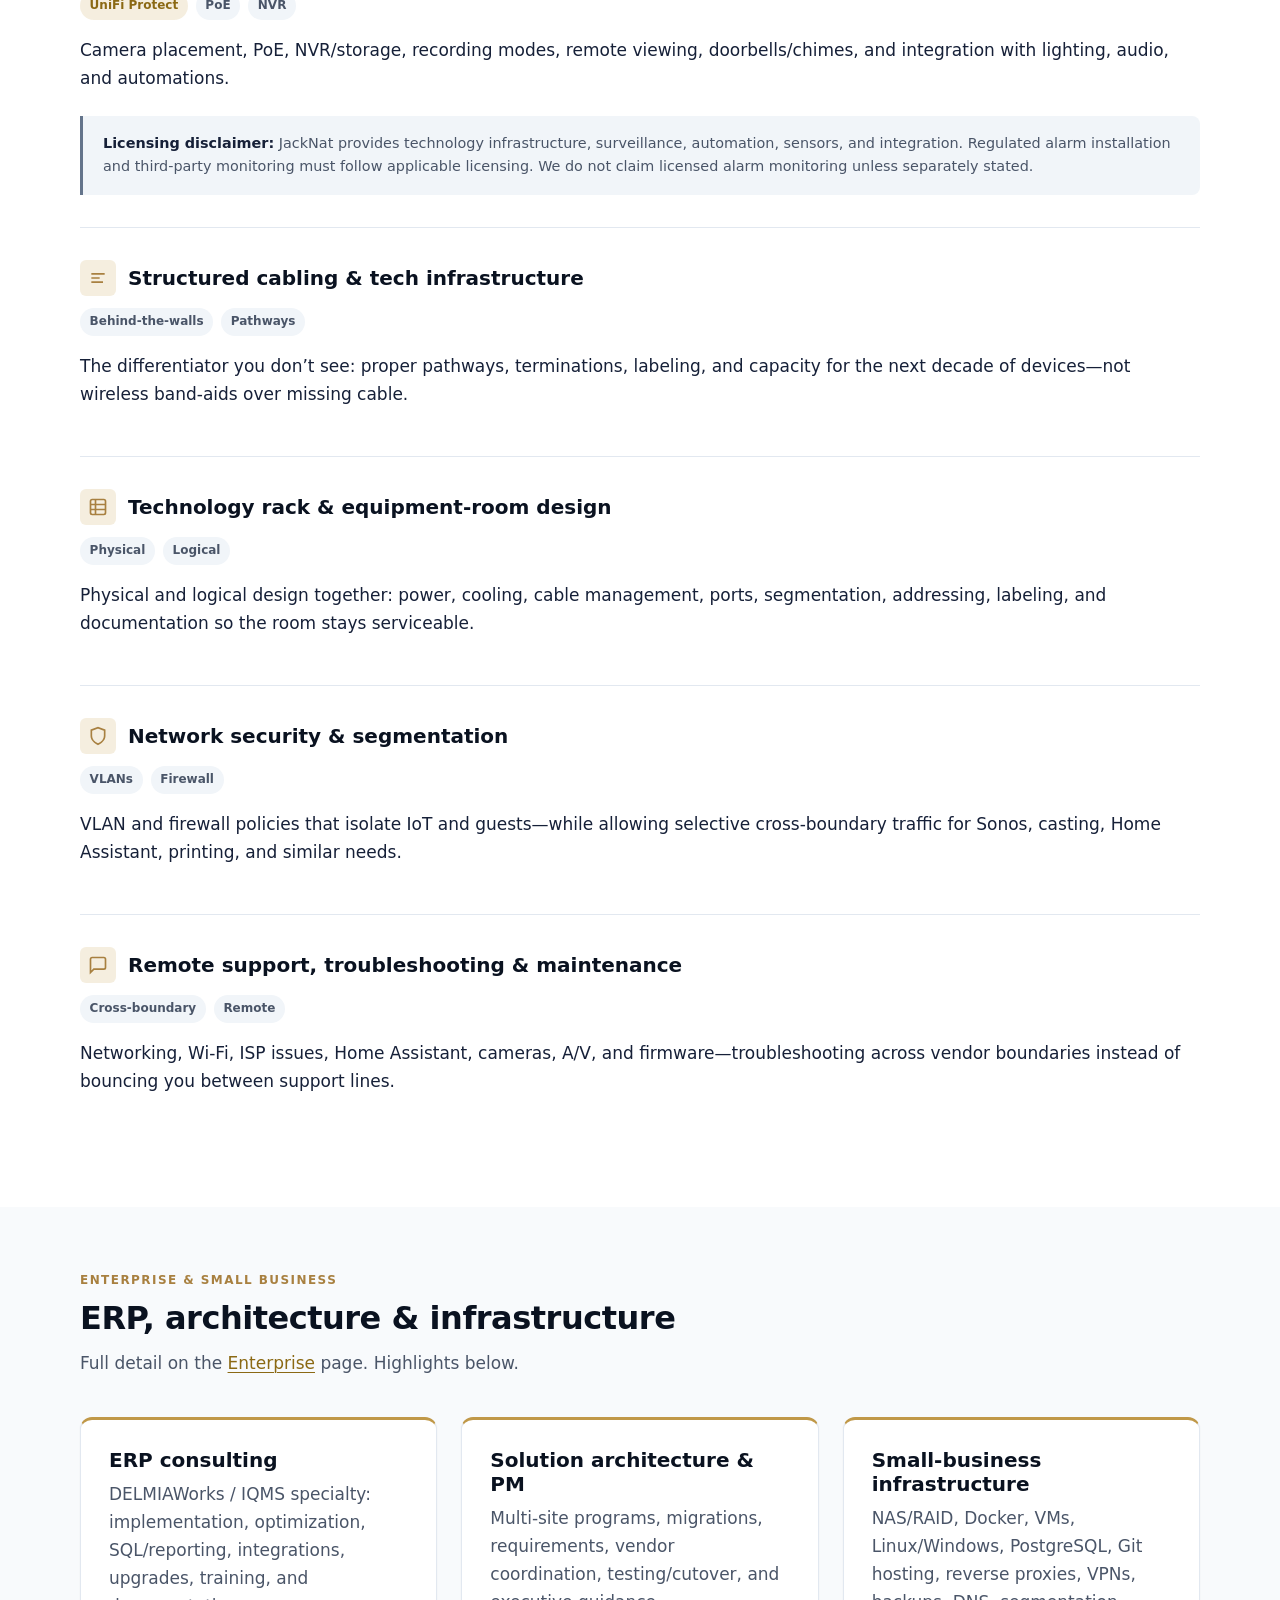
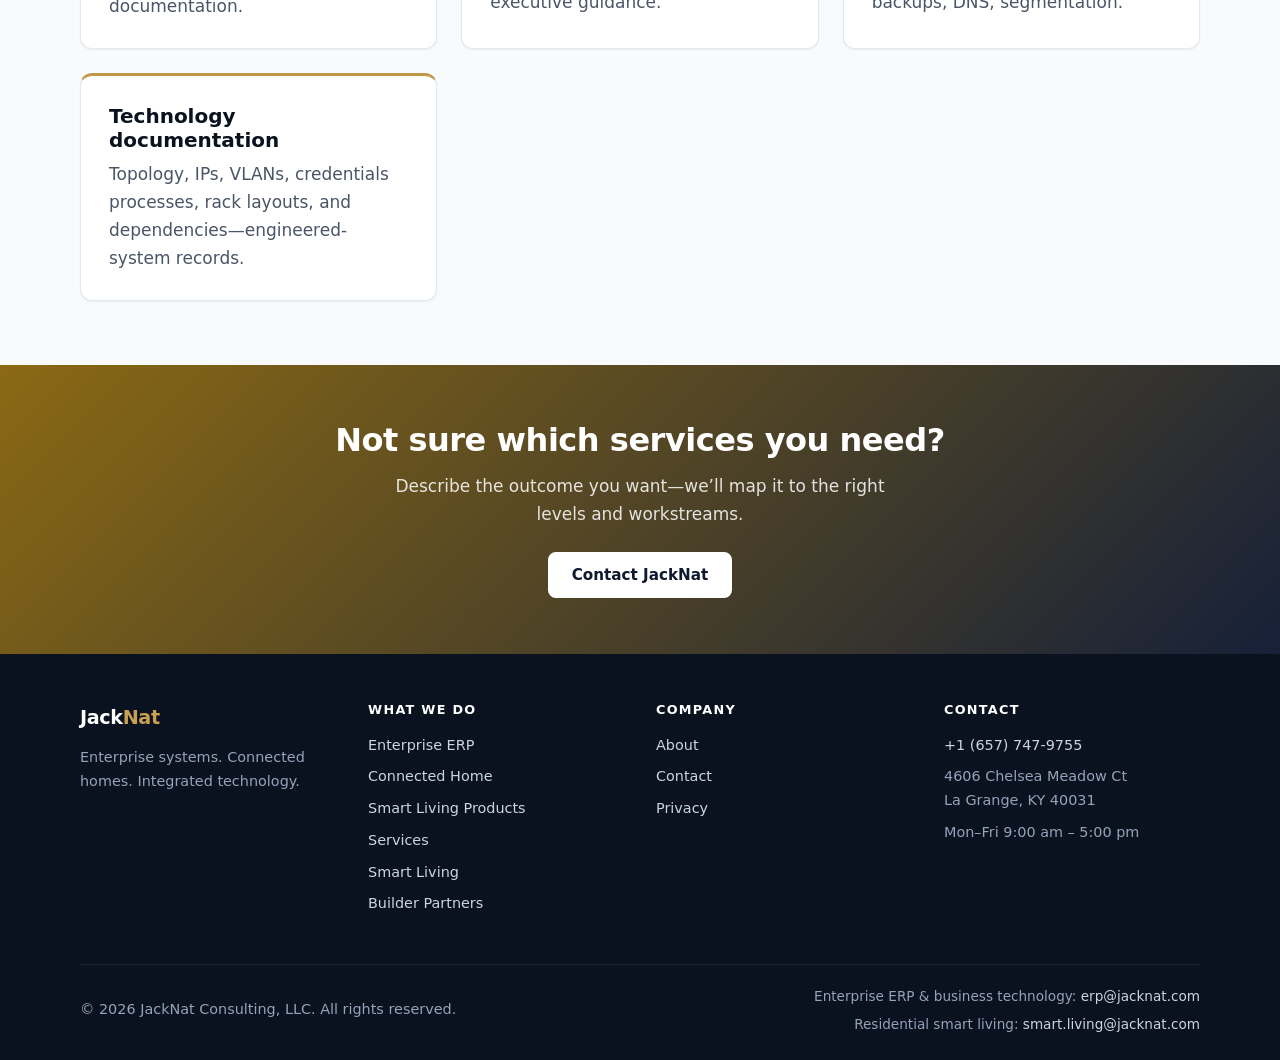
<file: services.html>
<!DOCTYPE html>
<html lang="en">
<head>
  <meta charset="utf-8">
  <meta name="viewport" content="width=device-width, initial-scale=1">
  <title>Services | JackNat Consulting</title>
  <meta name="description" content="JackNat services: UniFi networking, Home Assistant, Lutron/Somfy lighting and shades, Sonos A/V, UniFi Protect, structured cabling, racks, VLANs, remote support, and enterprise ERP consulting.">
  <link rel="icon" href="images/favicon.png">
  <link rel="stylesheet" href="css/styles.css">
</head>
<body>
  <a class="skip-link" href="#main">Skip to content</a>
  <header class="site-header">
    <div class="container header-inner">
      <a class="logo" href="index.html">
        <img class="logo-icon" src="images/logo-mark-gold.png" alt="" width="40" height="40">
        <span class="logo-text">
          <span class="logo-mark">Jack<span>Nat</span></span>
          <span class="logo-sub">Consulting</span>
        </span>
      </a>
      <button class="nav-toggle" type="button" aria-expanded="false" aria-controls="site-nav">Menu</button>
      <nav class="site-nav" id="site-nav" aria-label="Primary">
        <ul>
          <li><a href="index.html">Home</a></li>
          <li><a href="enterprise.html">Enterprise</a></li>
          <li><a href="connected-home.html">Connected Home</a></li>
          <li><a href="connected-home-products.html">Products</a></li>
          <li><a href="services.html" aria-current="page">Services</a></li>
          <li><a href="about.html">About</a></li>
          <li><a class="nav-cta" href="contact.html">Contact</a></li>
        </ul>
      </nav>
    </div>
  </header>

  <main id="main">
    <section class="page-hero">
      <div class="container">
        <span class="eyebrow" style="color:var(--gold-400)">Catalog</span>
        <h1>Services</h1>
        <p class="lede">Scannable service areas across residential smart living and enterprise / small-business technology. Depth lives in design, integration, and documentation—not just the product badge.</p>
      </div>
    </section>

    <section class="section" aria-labelledby="res-heading">
      <div class="container">
        <div class="section-header">
          <span class="eyebrow">Residential</span>
          <h2 id="res-heading">Smart living &amp; technology integration</h2>
          <p>Related: <a href="connected-home.html">Connected Home integration levels</a> · <a href="connected-home-products.html">Smart Living Products</a></p>
        </div>

        <article class="service-block" id="networking">
          <h3>
            <span class="svc-icon" aria-hidden="true">
              <svg width="20" height="20" viewBox="0 0 24 24" fill="none" stroke="currentColor" stroke-width="2"><circle cx="12" cy="12" r="3"/><path d="M12 2v2M12 20v2M2 12h2M20 12h2M4.9 4.9l1.4 1.4M17.7 17.7l1.4 1.4M4.9 19.1l1.4-1.4M17.7 6.3l1.4-1.4"/></svg>
            </span>
            Whole-home networking &amp; Wi-Fi
          </h3>
          <div class="service-meta">
            <span class="tag tag-gold">UniFi-centric</span>
            <span class="tag">VLANs</span>
            <span class="tag">PoE</span>
          </div>
          <p>Structured Ethernet, racks, gateways, managed switches, access points, VLANs, guest networks, IoT isolation, remote access, and UPS. UniFi is a frequent platform choice—the service is design and integration, not just gear install.</p>
        </article>

        <article class="service-block" id="home-assistant">
          <h3>
            <span class="svc-icon" aria-hidden="true">
              <svg width="20" height="20" viewBox="0 0 24 24" fill="none" stroke="currentColor" stroke-width="2"><path d="M3 12l9-9 9 9"/><path d="M5 10v10h14V10"/></svg>
            </span>
            Smart-home automation &amp; Home Assistant
          </h3>
          <div class="service-meta">
            <span class="tag tag-gold">Home Assistant</span>
            <span class="tag">Dashboards</span>
            <span class="tag">Scenes</span>
          </div>
          <p>Lighting, climate, audio, TVs, appliances, irrigation, sensors, locks, cameras, and environmental monitoring—unified with custom homeowner dashboards and automations that match how you live.</p>
        </article>

        <article class="service-block" id="lighting">
          <h3>
            <span class="svc-icon" aria-hidden="true">
              <svg width="20" height="20" viewBox="0 0 24 24" fill="none" stroke="currentColor" stroke-width="2"><path d="M9 18h6M10 22h4M12 2a7 7 0 017 7c0 2.5-1.5 4.5-3 6H8c-1.5-1.5-3-3.5-3-6a7 7 0 017-7z"/></svg>
            </span>
            Lighting, shades &amp; environmental control
          </h3>
          <div class="service-meta">
            <span class="tag tag-gold">Lutron</span>
            <span class="tag tag-gold">Somfy</span>
          </div>
          <p>Lutron Caséta through HomeWorks / Ketra; Somfy shades; scenes coordinated with occupancy, daylight, entertainment, and security so light and privacy feel intentional.</p>
        </article>

        <article class="service-block" id="av">
          <h3>
            <span class="svc-icon" aria-hidden="true">
              <svg width="20" height="20" viewBox="0 0 24 24" fill="none" stroke="currentColor" stroke-width="2"><path d="M9 18V5l12-2v13"/><circle cx="6" cy="18" r="3"/><circle cx="18" cy="16" r="3"/></svg>
            </span>
            Whole-home audio / video
          </h3>
          <div class="service-meta">
            <span class="tag tag-gold">Sonos</span>
            <span class="tag">Outdoor</span>
            <span class="tag">Zones</span>
          </div>
          <p>Sonos, amplifiers, Ports, soundbars, outdoor speakers and TVs, rack design, Ethernet A/V, eARC/optical, and zone sync—so indoor TV, sports, and music continue outdoors cleanly.</p>
        </article>

        <article class="service-block" id="protect">
          <h3>
            <span class="svc-icon" aria-hidden="true">
              <svg width="20" height="20" viewBox="0 0 24 24" fill="none" stroke="currentColor" stroke-width="2"><path d="M23 19a2 2 0 01-2 2H3a2 2 0 01-2-2V8a2 2 0 012-2h4l2-3h6l2 3h4a2 2 0 012 2z"/><circle cx="12" cy="13" r="4"/></svg>
            </span>
            Video surveillance (UniFi Protect)
          </h3>
          <div class="service-meta">
            <span class="tag tag-gold">UniFi Protect</span>
            <span class="tag">PoE</span>
            <span class="tag">NVR</span>
          </div>
          <p>Camera placement, PoE, NVR/storage, recording modes, remote viewing, doorbells/chimes, and integration with lighting, audio, and automations.</p>
          <div class="disclaimer" role="note">
            <strong>Licensing disclaimer:</strong> JackNat provides technology infrastructure, surveillance, automation, sensors, and integration. Regulated alarm installation and third-party monitoring must follow applicable licensing. We do not claim licensed alarm monitoring unless separately stated.
          </div>
        </article>

        <article class="service-block" id="cabling">
          <h3>
            <span class="svc-icon" aria-hidden="true">
              <svg width="20" height="20" viewBox="0 0 24 24" fill="none" stroke="currentColor" stroke-width="2"><path d="M4 7h16M4 12h10M4 17h14"/></svg>
            </span>
            Structured cabling &amp; tech infrastructure
          </h3>
          <div class="service-meta">
            <span class="tag">Behind-the-walls</span>
            <span class="tag">Pathways</span>
          </div>
          <p>The differentiator you don’t see: proper pathways, terminations, labeling, and capacity for the next decade of devices—not wireless band-aids over missing cable.</p>
        </article>

        <article class="service-block" id="racks">
          <h3>
            <span class="svc-icon" aria-hidden="true">
              <svg width="20" height="20" viewBox="0 0 24 24" fill="none" stroke="currentColor" stroke-width="2"><rect x="3" y="3" width="18" height="18" rx="2"/><path d="M3 9h18M3 15h18M9 3v18"/></svg>
            </span>
            Technology rack &amp; equipment-room design
          </h3>
          <div class="service-meta">
            <span class="tag">Physical</span>
            <span class="tag">Logical</span>
          </div>
          <p>Physical and logical design together: power, cooling, cable management, ports, segmentation, addressing, labeling, and documentation so the room stays serviceable.</p>
        </article>

        <article class="service-block" id="security">
          <h3>
            <span class="svc-icon" aria-hidden="true">
              <svg width="20" height="20" viewBox="0 0 24 24" fill="none" stroke="currentColor" stroke-width="2"><path d="M12 22s8-4 8-10V5l-8-3-8 3v7c0 6 8 10 8 10z"/></svg>
            </span>
            Network security &amp; segmentation
          </h3>
          <div class="service-meta">
            <span class="tag">VLANs</span>
            <span class="tag">Firewall</span>
          </div>
          <p>VLAN and firewall policies that isolate IoT and guests—while allowing selective cross-boundary traffic for Sonos, casting, Home Assistant, printing, and similar needs.</p>
        </article>

        <article class="service-block" id="support">
          <h3>
            <span class="svc-icon" aria-hidden="true">
              <svg width="20" height="20" viewBox="0 0 24 24" fill="none" stroke="currentColor" stroke-width="2"><path d="M21 15a2 2 0 01-2 2H7l-4 4V5a2 2 0 012-2h14a2 2 0 012 2z"/></svg>
            </span>
            Remote support, troubleshooting &amp; maintenance
          </h3>
          <div class="service-meta">
            <span class="tag">Cross-boundary</span>
            <span class="tag">Remote</span>
          </div>
          <p>Networking, Wi-Fi, ISP issues, Home Assistant, cameras, A/V, and firmware—troubleshooting across vendor boundaries instead of bouncing you between support lines.</p>
        </article>
      </div>
    </section>

    <section class="section section-alt" aria-labelledby="ent-svc-heading">
      <div class="container">
        <div class="section-header">
          <span class="eyebrow">Enterprise &amp; small business</span>
          <h2 id="ent-svc-heading">ERP, architecture &amp; infrastructure</h2>
          <p>Full detail on the <a href="enterprise.html">Enterprise</a> page. Highlights below.</p>
        </div>
        <div class="card-grid">
          <article class="card card-accent">
            <h3>ERP consulting</h3>
            <p>DELMIAWorks / IQMS specialty: implementation, optimization, SQL/reporting, integrations, upgrades, training, and documentation.</p>
          </article>
          <article class="card card-accent">
            <h3>Solution architecture &amp; PM</h3>
            <p>Multi-site programs, migrations, requirements, vendor coordination, testing/cutover, and executive guidance.</p>
          </article>
          <article class="card card-accent">
            <h3>Small-business infrastructure</h3>
            <p>NAS/RAID, Docker, VMs, Linux/Windows, PostgreSQL, Git hosting, reverse proxies, VPNs, backups, DNS, segmentation.</p>
          </article>
          <article class="card card-accent">
            <h3>Technology documentation</h3>
            <p>Topology, IPs, VLANs, credentials processes, rack layouts, and dependencies—engineered-system records.</p>
          </article>
        </div>
      </div>
    </section>

    <section class="cta-band">
      <div class="container">
        <h2>Not sure which services you need?</h2>
        <p>Describe the outcome you want—we’ll map it to the right levels and workstreams.</p>
        <a class="btn btn-primary" href="contact.html">Contact JackNat</a>
      </div>
    </section>
  </main>

  <footer class="site-footer">
    <div class="container">
      <div class="footer-grid">
        <div class="footer-brand">
          <div class="logo-mark">Jack<span style="color:var(--gold-400)">Nat</span></div>
          <p>Enterprise systems. Connected homes. Integrated technology.</p>
        </div>
        <div>
          <h3>What we do</h3>
          <ul>
            <li><a href="enterprise.html">Enterprise ERP</a></li>
            <li><a href="connected-home.html">Connected Home</a></li>
            <li><a href="connected-home-products.html">Smart Living Products</a></li>
            <li><a href="services.html">Services</a></li>
            <li><a href="smart-living/">Smart Living</a></li>
            <li><a href="builder-partners/">Builder Partners</a></li>
          </ul>
        </div>
        <div>
          <h3>Company</h3>
          <ul>
            <li><a href="about.html">About</a></li>
            <li><a href="contact.html">Contact</a></li>
            <li><a href="privacy/">Privacy</a></li>
          </ul>
        </div>
        <div>
          <h3>Contact</h3>
          <ul>
            <li><a href="tel:+16577479755">+1 (657) 747-9755</a></li>
            <li>4606 Chelsea Meadow Ct<br>La Grange, KY 40031</li>
            <li>Mon–Fri 9:00 am – 5:00 pm</li>
          </ul>
        </div>
      </div>
      <div class="footer-bottom">
        <p>&copy; 2026 JackNat Consulting, LLC. All rights reserved.</p>
        <p class="footer-emails">
          <span>Enterprise ERP &amp; business technology: <a href="mailto:erp@jacknat.com">erp@jacknat.com</a></span>
          <span>Residential smart living: <a href="mailto:smart.living@jacknat.com">smart.living@jacknat.com</a></span>
        </p>
      </div>
    </div>
  </footer>
  <script src="js/ads-config.js"></script>
  <script src="js/campaign.js"></script>
  <script src="js/main.js"></script>
</body>
</html>
</file>
<file: css/styles.css>
/* JackNat Consulting — shared styles */
:root {
  --navy-950: #0a1220;
  --navy-900: #0f1a2e;
  --navy-800: #162038;
  --navy-700: #1e2d4a;
  --charcoal: #1a1f2b;
  --slate-600: #4a5568;
  --slate-500: #64748b;
  --slate-400: #94a3b8;
  --slate-300: #cbd5e1;
  --slate-200: #e2e8f0;
  --slate-100: #f1f5f9;
  --white: #ffffff;
  --off-white: #f8fafc;
  /* Logo-sampled gold / silver accent system */
  --gold-400: #c8a050;
  --gold-500: #c09848;
  --gold-600: #a88040;
  --gold-700: #8b6914;
  --gold-glow: rgba(200, 160, 80, 0.18);
  --silver-400: #a8a8a0;
  --silver-500: #909088;
  --silver-600: #888880;
  --accent: var(--gold-400);
  --accent-deep: var(--gold-700);
  --accent-glow: var(--gold-glow);
  --font-sans: "Segoe UI", system-ui, -apple-system, BlinkMacSystemFont, "Helvetica Neue", Arial, sans-serif;
  --font-display: "Segoe UI", system-ui, -apple-system, BlinkMacSystemFont, "Helvetica Neue", Arial, sans-serif;
  --radius: 8px;
  --radius-lg: 12px;
  --shadow-sm: 0 1px 2px rgba(10, 18, 32, 0.06);
  --shadow: 0 4px 16px rgba(10, 18, 32, 0.08);
  --shadow-lg: 0 12px 40px rgba(10, 18, 32, 0.12);
  --max: 1120px;
  --header-h: 72px;
  --ease: cubic-bezier(0.4, 0, 0.2, 1);
}

*, *::before, *::after { box-sizing: border-box; }
html { scroll-behavior: smooth; }
body {
  margin: 0;
  font-family: var(--font-sans);
  font-size: 1.0625rem;
  line-height: 1.65;
  color: var(--navy-800);
  background: var(--white);
  -webkit-font-smoothing: antialiased;
}
img, svg { max-width: 100%; height: auto; display: block; }
a { color: var(--gold-700); text-decoration-thickness: 1px; text-underline-offset: 3px; }
a:hover { color: var(--gold-600); }
a:focus-visible, button:focus-visible, input:focus-visible, textarea:focus-visible, select:focus-visible {
  outline: 2px solid var(--gold-500);
  outline-offset: 2px;
}
h1, h2, h3, h4 {
  font-family: var(--font-display);
  line-height: 1.2;
  color: var(--navy-950);
  margin: 0 0 0.75rem;
  font-weight: 700;
}
h1 { font-size: clamp(2rem, 4vw, 2.75rem); letter-spacing: -0.02em; }
h2 { font-size: clamp(1.5rem, 3vw, 2rem); letter-spacing: -0.015em; }
h3 { font-size: 1.25rem; }
p { margin: 0 0 1rem; }
ul, ol { margin: 0 0 1rem; padding-left: 1.25rem; }
li { margin-bottom: 0.35rem; }
.container { width: min(100% - 2rem, var(--max)); margin-inline: auto; }
.sr-only {
  position: absolute; width: 1px; height: 1px; padding: 0; margin: -1px;
  overflow: hidden; clip: rect(0,0,0,0); white-space: nowrap; border: 0;
}
.skip-link {
  position: absolute; left: 1rem; top: -100%;
  background: var(--gold-400); color: var(--navy-950);
  padding: 0.5rem 1rem; border-radius: var(--radius); z-index: 1000; font-weight: 600;
}
.skip-link:focus { top: 1rem; }

/* Header */
.site-header {
  position: sticky; top: 0; z-index: 100;
  background: rgba(10, 18, 32, 0.95);
  backdrop-filter: blur(12px);
  border-bottom: 1px solid rgba(200, 160, 80, 0.18);
}
.header-inner {
  display: flex; align-items: center; justify-content: space-between;
  min-height: var(--header-h); gap: 1rem;
}
.logo {
  display: flex; flex-direction: row; align-items: center; gap: 0.65rem;
  text-decoration: none; color: var(--white);
  line-height: 1.15; flex-shrink: 0;
}
.logo:hover { color: var(--white); }
.logo-icon {
  height: 40px; width: auto; display: block; flex-shrink: 0;
}
.logo-text {
  display: flex; flex-direction: column;
}
.logo-mark {
  font-size: 1.35rem; font-weight: 700; letter-spacing: -0.02em;
}
.logo-mark span { color: var(--gold-400); }
.logo-sub {
  font-size: 0.7rem; font-weight: 500; letter-spacing: 0.12em;
  text-transform: uppercase; color: var(--silver-400);
}
/* Path brand marks (enterprise + smart living) */
.sl-logo {
  display: block; height: auto; max-width: 100%;
}
.sl-logo-hero {
  width: min(280px, 70vw); margin: 0 0 1.5rem;
}
.sl-logo-card {
  width: 140px; margin: 0 0 1rem;
}
.sl-logo-inline {
  height: 28px; width: auto; vertical-align: middle; margin-right: 0.4rem;
}
.contact-sl-row {
  display: flex; align-items: flex-start; gap: 0.5rem;
}
.contact-sl-row img { flex-shrink: 0; margin-top: 0.15rem; }
.nav-toggle {
  display: none; background: transparent; border: 1px solid var(--slate-500);
  color: var(--white); padding: 0.4rem 0.65rem; border-radius: var(--radius);
  cursor: pointer; font-size: 0.875rem;
}
.nav-toggle[aria-expanded="true"] { border-color: var(--gold-400); color: var(--gold-400); }
.site-nav ul {
  display: flex; flex-wrap: wrap; gap: 0.15rem 0.25rem;
  list-style: none; margin: 0; padding: 0; align-items: center;
}
.site-nav a {
  display: block; padding: 0.5rem 0.75rem; color: var(--slate-300);
  text-decoration: none; font-size: 0.9rem; font-weight: 500;
  border-radius: var(--radius); transition: color 0.15s var(--ease), background 0.15s var(--ease);
}
.site-nav a:hover, .site-nav a[aria-current="page"] {
  color: var(--white); background: rgba(255,255,255,0.06);
}
.site-nav a[aria-current="page"] { color: var(--gold-400); }
.site-nav .nav-cta {
  background: var(--gold-400); color: var(--navy-950) !important;
  margin-left: 0.35rem; padding: 0.5rem 1rem;
}
.site-nav .nav-cta:hover { background: var(--gold-500); color: var(--navy-950) !important; }

@media (max-width: 980px) {
  .nav-toggle { display: block; }
  .site-nav {
    display: none; position: absolute; left: 0; right: 0; top: 100%;
    background: var(--navy-900); border-bottom: 1px solid rgba(200, 160, 80, 0.18);
    padding: 0.75rem 1rem 1.25rem;
  }
  .site-nav.is-open { display: block; }
  .site-nav ul { flex-direction: column; align-items: stretch; }
  .site-nav .nav-cta { margin-left: 0; text-align: center; margin-top: 0.5rem; }
}

/* Buttons */
.btn {
  display: inline-flex; align-items: center; justify-content: center; gap: 0.4rem;
  padding: 0.75rem 1.35rem; font-size: 0.95rem; font-weight: 600;
  border-radius: var(--radius); border: 2px solid transparent;
  text-decoration: none; cursor: pointer; transition: background 0.15s, color 0.15s, border-color 0.15s;
  font-family: inherit; line-height: 1.2;
}
.btn-primary {
  background: var(--gold-400); color: var(--navy-950); border-color: var(--gold-400);
}
.btn-primary:hover { background: var(--gold-500); border-color: var(--gold-500); color: var(--navy-950); }
.btn-secondary {
  background: transparent; color: var(--white); border-color: rgba(255,255,255,0.35);
}
.btn-secondary:hover { border-color: var(--gold-400); color: var(--gold-400); }
.btn-outline {
  background: transparent; color: var(--navy-800); border-color: var(--slate-300);
}
.btn-outline:hover { border-color: var(--gold-600); color: var(--gold-700); }
.btn-group { display: flex; flex-wrap: wrap; gap: 0.75rem; margin-top: 1.5rem; }

/* Hero */
.hero {
  background: linear-gradient(160deg, var(--navy-950) 0%, var(--navy-800) 55%, #1e1a14 100%);
  color: var(--slate-200); padding: 4rem 0 4.5rem; position: relative; overflow: hidden;
}
.hero::after {
  content: ""; position: absolute; inset: 0;
  background:
    radial-gradient(ellipse 60% 50% at 85% 20%, rgba(200,160,80,0.14), transparent),
    radial-gradient(ellipse 40% 40% at 10% 80%, rgba(168,168,160,0.08), transparent);
  pointer-events: none;
}
.hero .container { position: relative; z-index: 1; }
.hero-eyebrow {
  display: inline-block; font-size: 0.8rem; font-weight: 600; letter-spacing: 0.1em;
  text-transform: uppercase; color: var(--gold-400); margin-bottom: 1rem;
}
.hero h1 { color: var(--white); margin-bottom: 1rem; max-width: 18ch; }
.hero .lede {
  font-size: 1.2rem; color: var(--slate-300); max-width: 38rem; margin-bottom: 0;
}
.hero-grid {
  display: grid; gap: 2.5rem;
}
@media (min-width: 900px) {
  .hero-grid { grid-template-columns: 1.2fr 1fr; align-items: center; }
}

/* Page hero (inner pages) */
.page-hero {
  background: var(--navy-900); color: var(--slate-200);
  padding: 3rem 0 2.75rem; border-bottom: 3px solid var(--gold-600);
}
.page-hero h1 { color: var(--white); }
.page-hero .lede { color: var(--slate-300); max-width: 40rem; margin: 0; font-size: 1.1rem; }
.page-hero .lede a { color: var(--gold-400); }

/* Sections */
.section { padding: 4rem 0; }
.section-alt { background: var(--off-white); }
.section-dark {
  background: var(--navy-900); color: var(--slate-300);
}
.section-dark h2, .section-dark h3 { color: var(--white); }
.section-header { max-width: 40rem; margin-bottom: 2.5rem; }
.section-header p { color: var(--slate-600); }
.section-dark .section-header p { color: var(--slate-400); }
.eyebrow {
  display: block; font-size: 0.75rem; font-weight: 700; letter-spacing: 0.12em;
  text-transform: uppercase; color: var(--gold-600); margin-bottom: 0.5rem;
}
.section-dark .eyebrow { color: var(--gold-400); }

/* Cards */
.card-grid {
  display: grid; gap: 1.5rem;
  grid-template-columns: repeat(auto-fit, minmax(280px, 1fr));
}
.card {
  background: var(--white); border: 1px solid var(--slate-200);
  border-radius: var(--radius-lg); padding: 1.75rem;
  box-shadow: var(--shadow-sm); transition: box-shadow 0.2s, border-color 0.2s;
}
.card:hover { box-shadow: var(--shadow); border-color: var(--slate-300); }
.card-icon {
  width: 48px; height: 48px; border-radius: var(--radius);
  background: var(--accent-glow); color: var(--gold-600);
  display: flex; align-items: center; justify-content: center; margin-bottom: 1rem;
}
.card h3 { margin-bottom: 0.5rem; }
.card p:last-child { margin-bottom: 0; color: var(--slate-600); }
.card a.card-link {
  display: inline-flex; align-items: center; gap: 0.35rem;
  margin-top: 1rem; font-weight: 600; text-decoration: none; color: var(--gold-700);
}
.card a.card-link:hover { color: var(--gold-600); }
.card-accent {
  border-top: 3px solid var(--gold-500);
}

/* Business / home path cards on home */
.path-card {
  background: var(--white); border-radius: var(--radius-lg);
  border: 1px solid var(--slate-200); overflow: hidden;
  display: flex; flex-direction: column; box-shadow: var(--shadow-sm);
}
.path-card-top {
  background: var(--navy-900); color: var(--slate-300); padding: 1.75rem;
}
.path-card-top h3 { color: var(--white); }
.path-card-top .eyebrow { color: var(--gold-400); }
.path-card-brand {
  display: flex; align-items: center; justify-content: space-between;
  gap: 1rem 1.25rem; margin-bottom: 1.25rem; min-height: 5.5rem;
}
.path-card-brand .sl-logo-card {
  margin: 0; flex-shrink: 0; width: min(140px, 42%);
}
.path-choice-label {
  margin: 0; flex: 1; min-width: 0;
  display: flex; align-items: center; justify-content: center;
  text-align: center;
  font-family: var(--font-display);
  font-size: clamp(1.65rem, 4.5vw, 2.15rem);
  font-weight: 700; line-height: 1.1;
  letter-spacing: 0.08em; text-transform: uppercase;
  color: var(--gold-400);
}
.path-card-body { padding: 1.75rem; flex: 1; display: flex; flex-direction: column; }
.path-card-body ul { flex: 1; color: var(--slate-600); }
.path-card-body .btn { margin-top: 1.25rem; align-self: flex-start; }

@media (max-width: 420px) {
  .path-card-brand {
    flex-direction: column; align-items: flex-start; min-height: 0; gap: 0.85rem;
  }
  .path-card-brand .sl-logo-card { width: 120px; }
  .path-choice-label {
    justify-content: flex-start; text-align: left;
    font-size: clamp(1.45rem, 8vw, 1.85rem);
  }
}

/* Process steps */
.process-grid {
  display: grid; gap: 1.25rem;
  grid-template-columns: repeat(auto-fit, minmax(200px, 1fr));
  counter-reset: step;
}
.process-step {
  position: relative; padding: 1.5rem; background: var(--white);
  border: 1px solid var(--slate-200); border-radius: var(--radius-lg);
}
.process-step::before {
  counter-increment: step;
  content: "0" counter(step);
  display: block; font-size: 0.8rem; font-weight: 700;
  letter-spacing: 0.08em; color: var(--gold-600); margin-bottom: 0.75rem;
}
.process-step h3 { font-size: 1.1rem; }
.process-step p { margin: 0; font-size: 0.95rem; color: var(--slate-600); }

/* Differentiator list */
.diff-list {
  list-style: none; padding: 0; margin: 0;
  display: grid; gap: 1rem;
}
.diff-list li {
  display: grid; grid-template-columns: auto 1fr; gap: 1rem; align-items: start;
  padding: 1.25rem; background: rgba(255,255,255,0.04);
  border: 1px solid rgba(255,255,255,0.08); border-radius: var(--radius-lg); margin: 0;
}
.diff-list .diff-num {
  font-size: 1.5rem; font-weight: 700; color: var(--gold-400); line-height: 1;
}
.diff-list h3 { color: var(--white); font-size: 1.05rem; margin-bottom: 0.35rem; }
.diff-list p { margin: 0; font-size: 0.95rem; color: var(--slate-400); }

/* Integration levels (Connected Home) */
.levels {
  display: flex; flex-direction: column; gap: 1rem;
}
.level {
  display: grid; gap: 1.25rem; align-items: center;
  background: var(--white); border: 1px solid var(--slate-200);
  border-radius: var(--radius-lg); padding: 1.5rem;
  box-shadow: var(--shadow-sm);
}
@media (min-width: 720px) {
  .level { grid-template-columns: 140px 1fr; padding: 1.75rem 2rem; }
}
.level-badge {
  display: flex; flex-direction: column; align-items: center; justify-content: center;
  text-align: center; padding: 1rem; border-radius: var(--radius);
  background: var(--navy-900); color: var(--white); min-height: 100px;
}
.level-badge .lvl { font-size: 0.7rem; font-weight: 700; letter-spacing: 0.15em; color: var(--gold-400); }
.level-badge .num { font-size: 2rem; font-weight: 700; line-height: 1; margin: 0.25rem 0; }
.level-badge .name { font-size: 0.8rem; color: var(--slate-300); line-height: 1.3; }
.level h3 { margin-bottom: 0.4rem; }
.level p { margin-bottom: 0.75rem; color: var(--slate-600); }
.level ul { margin-bottom: 0; color: var(--slate-600); font-size: 0.95rem; }
.level-1 .level-badge { background: #0f1a2e; }
.level-2 .level-badge { background: #162038; }
.level-3 .level-badge { background: #2a2418; }
.level-4 .level-badge { background: var(--gold-400); color: var(--navy-950); }
.level-4 .level-badge .lvl { color: var(--navy-800); }
.level-4 .level-badge .name { color: var(--navy-800); }

/* SVG diagram wrapper */
.levels-diagram {
  margin-bottom: 2.5rem; background: var(--navy-950);
  border-radius: var(--radius-lg); padding: 1.5rem 1rem;
  overflow-x: auto;
}
.levels-diagram svg { margin: 0 auto; min-width: 560px; }

/* Enterprise ladder */
.enterprise-ladder {
  display: grid; gap: 0.75rem;
  grid-template-columns: repeat(auto-fit, minmax(160px, 1fr));
}
.ladder-step {
  background: var(--navy-800); border-radius: var(--radius); padding: 1.25rem;
  border-left: 3px solid var(--gold-500); text-align: left;
}
.ladder-step .lbl {
  font-size: 0.7rem; font-weight: 700; letter-spacing: 0.1em;
  text-transform: uppercase; color: var(--gold-400); margin-bottom: 0.35rem;
}
.ladder-step h3 { color: var(--white); font-size: 1.05rem; margin-bottom: 0.35rem; }
.ladder-step p { margin: 0; font-size: 0.9rem; color: var(--slate-400); }

/* Service blocks */
.service-block {
  padding: 2rem 0; border-bottom: 1px solid var(--slate-200);
}
.service-block:last-child { border-bottom: 0; }
.service-block h3 { display: flex; align-items: center; gap: 0.75rem; }
.service-block .svc-icon {
  width: 36px; height: 36px; flex-shrink: 0;
  background: var(--accent-glow); color: var(--gold-600);
  border-radius: 6px; display: flex; align-items: center; justify-content: center;
}
.service-meta {
  display: flex; flex-wrap: wrap; gap: 0.5rem; margin: 0.75rem 0 1rem;
}
.tag {
  display: inline-block; font-size: 0.75rem; font-weight: 600;
  padding: 0.25rem 0.6rem; border-radius: 999px;
  background: var(--slate-100); color: var(--slate-600);
}
.tag-gold { background: var(--accent-glow); color: var(--gold-700); }
.disclaimer {
  background: var(--slate-100); border-left: 3px solid var(--slate-500);
  padding: 1rem 1.25rem; border-radius: 0 var(--radius) var(--radius) 0;
  font-size: 0.9rem; color: var(--slate-600); margin: 1.5rem 0 0;
}
.disclaimer strong { color: var(--navy-800); }

/* About */
.about-grid {
  display: grid; gap: 2.5rem;
}
@media (min-width: 800px) {
  .about-grid { grid-template-columns: 1.4fr 1fr; }
}
.stat-stack { display: flex; flex-direction: column; gap: 1rem; }
.stat {
  background: var(--navy-900); color: var(--white);
  padding: 1.5rem; border-radius: var(--radius-lg);
}
.stat .val { font-size: 2rem; font-weight: 700; color: var(--gold-400); line-height: 1; }
.stat .lbl { font-size: 0.95rem; color: var(--slate-300); margin-top: 0.35rem; }

/* Contact */
.contact-grid {
  display: grid; gap: 2.5rem;
}
@media (min-width: 800px) {
  .contact-grid { grid-template-columns: 1fr 1.2fr; }
}
.contact-details {
  list-style: none; padding: 0; margin: 0;
}
.contact-details li {
  margin-bottom: 1.25rem; padding-bottom: 1.25rem;
  border-bottom: 1px solid var(--slate-200);
}
.contact-details li:last-child { border-bottom: 0; margin-bottom: 0; padding-bottom: 0; }
.contact-details .label {
  display: block; font-size: 0.75rem; font-weight: 700;
  letter-spacing: 0.08em; text-transform: uppercase; color: var(--slate-500);
  margin-bottom: 0.25rem;
}
.contact-details a { text-decoration: none; font-weight: 600; color: var(--navy-800); }
.contact-details a:hover { color: var(--gold-700); }
.contact-form {
  background: var(--off-white); border: 1px solid var(--slate-200);
  border-radius: var(--radius-lg); padding: 1.75rem;
}
.form-row { margin-bottom: 1.15rem; }
.form-row label {
  display: block; font-size: 0.875rem; font-weight: 600;
  color: var(--navy-800); margin-bottom: 0.35rem;
}
.form-row input, .form-row textarea, .form-row select {
  width: 100%; padding: 0.7rem 0.85rem; font-size: 1rem; font-family: inherit;
  border: 1px solid var(--slate-300); border-radius: var(--radius);
  background: var(--white); color: var(--navy-800);
}
.form-row textarea { min-height: 140px; resize: vertical; }
.form-hint {
  font-size: 0.85rem; color: var(--slate-500); margin-top: 0.75rem; margin-bottom: 0;
}
.form-note {
  background: #fef9c3; border: 1px solid #fde047; border-radius: var(--radius);
  padding: 0.75rem 1rem; font-size: 0.85rem; color: #713f12; margin-bottom: 1.25rem;
}

/* CTA band */
.cta-band {
  background: linear-gradient(135deg, var(--gold-700), var(--navy-800));
  color: var(--white); padding: 3.5rem 0; text-align: center;
}
.cta-band h2 { color: var(--white); }
.cta-band p { color: rgba(255,255,255,0.85); max-width: 32rem; margin: 0 auto 1.5rem; }
.cta-band .btn-primary { background: var(--white); color: var(--navy-900); border-color: var(--white); }
.cta-band .btn-primary:hover { background: var(--slate-100); color: var(--navy-950); }
.cta-band .btn-secondary { border-color: rgba(255,255,255,0.5); }

/* Footer */
.site-footer {
  background: var(--navy-950); color: var(--slate-400);
  padding: 3rem 0 1.5rem; font-size: 0.9rem;
}
.footer-grid {
  display: grid; gap: 2rem;
  grid-template-columns: repeat(auto-fit, minmax(200px, 1fr));
  margin-bottom: 2.5rem;
}
.site-footer h3 {
  color: var(--white); font-size: 0.8rem; letter-spacing: 0.1em;
  text-transform: uppercase; margin-bottom: 1rem;
}
.site-footer a { color: var(--slate-300); text-decoration: none; }
.site-footer a:hover { color: var(--gold-400); }
.site-footer ul { list-style: none; padding: 0; margin: 0; }
.site-footer li { margin-bottom: 0.5rem; }
.footer-brand .logo-mark { color: var(--white); font-size: 1.2rem; }
.footer-brand p { margin-top: 0.75rem; max-width: 22rem; }
.footer-bottom {
  border-top: 1px solid rgba(255,255,255,0.08);
  padding-top: 1.25rem; display: flex; flex-wrap: wrap; gap: 0.75rem;
  justify-content: space-between; align-items: center;
}
.footer-bottom p { margin: 0; }
.footer-emails {
  display: flex; flex-direction: column; gap: 0.35rem;
  text-align: right; font-size: 0.85rem; max-width: 28rem;
}
@media (max-width: 640px) {
  .footer-emails { text-align: left; }
}

/* Utilities */
.text-center { text-align: center; }
.mt-0 { margin-top: 0; }
.mb-0 { margin-bottom: 0; }
.two-col {
  display: grid; gap: 2rem;
}
@media (min-width: 720px) {
  .two-col { grid-template-columns: 1fr 1fr; }
}
.prose ul { color: var(--slate-600); }
.prose li { margin-bottom: 0.5rem; }

/* Connected Home local links (overview vs products) */
.ch-local-nav {
  display: flex; flex-wrap: wrap; gap: 0.5rem; margin-top: 1.25rem;
}
.ch-local-nav a {
  display: inline-flex; align-items: center;
  padding: 0.4rem 0.85rem; font-size: 0.8rem; font-weight: 600;
  letter-spacing: 0.04em; text-transform: uppercase;
  text-decoration: none; color: var(--slate-300);
  border: 1px solid rgba(255,255,255,0.2); border-radius: 999px;
}
.ch-local-nav a:hover { color: var(--gold-400); border-color: var(--gold-400); }
.ch-local-nav a[aria-current="page"] {
  color: var(--navy-950); background: var(--gold-400); border-color: var(--gold-400);
}

/* Products page */
.page-hero .btn-group { margin-top: 1.5rem; }
.category-nav {
  position: sticky; top: var(--header-h); z-index: 90;
  background: var(--navy-950);
  border-bottom: 1px solid rgba(200, 160, 80, 0.18);
}
.category-nav ul {
  display: flex; gap: 0.35rem; list-style: none;
  margin: 0; padding: 0.6rem 0;
  overflow-x: auto; -webkit-overflow-scrolling: touch;
  scrollbar-width: none;
}
.category-nav ul::-webkit-scrollbar { display: none; }
.category-nav li { margin: 0; flex-shrink: 0; }
@media (min-width: 1100px) {
  .category-nav ul {
    flex-wrap: wrap; overflow: visible; justify-content: center;
  }
}
.category-nav a {
  display: block; white-space: nowrap;
  padding: 0.4rem 0.75rem; font-size: 0.8rem; font-weight: 600;
  color: var(--slate-300); text-decoration: none;
  border-radius: 999px; border: 1px solid transparent;
}
.category-nav a:hover,
.category-nav a.is-active {
  color: var(--gold-400);
  background: rgba(200, 160, 80, 0.12);
  border-color: rgba(200, 160, 80, 0.35);
}
.product-grid {
  display: grid; gap: 1.5rem;
  grid-template-columns: repeat(auto-fit, minmax(min(100%, 320px), 1fr));
}
.product-card {
  display: flex; flex-direction: column;
  scroll-margin-top: calc(var(--header-h) + 5.5rem);
}
.product-card .card-icon { margin-bottom: 0.85rem; }
.product-card h3 { font-size: 1.15rem; }
.product-card > p { color: var(--slate-600); }
.product-card .what-we-do {
  font-size: 0.7rem; font-weight: 700; letter-spacing: 0.1em;
  text-transform: uppercase; color: var(--slate-500);
  margin: 0.25rem 0 0.5rem;
}
.product-card ul {
  flex: 1; margin-bottom: 0.5rem;
  color: var(--slate-600); font-size: 0.95rem;
}
.product-card .service-meta { margin: 0.35rem 0 0.85rem; }
.scene-grid {
  display: grid; gap: 1.25rem;
  grid-template-columns: repeat(auto-fit, minmax(240px, 1fr));
}
.scene-card {
  background: rgba(255,255,255,0.04);
  border: 1px solid rgba(255,255,255,0.08);
  border-radius: var(--radius-lg); padding: 1.5rem;
}
.scene-card .eyebrow { color: var(--gold-400); }
.scene-card h3 { color: var(--white); font-size: 1.15rem; }
.scene-card p, .scene-card li { color: var(--slate-400); font-size: 0.95rem; }
.scene-card ul { margin-bottom: 0; }
.existing-list {
  display: grid; gap: 0.5rem 1rem;
  grid-template-columns: repeat(auto-fit, minmax(200px, 1fr));
  list-style: none; padding: 0; margin: 0 0 1.25rem;
}
.existing-list li {
  margin: 0; padding: 0.75rem 0.9rem;
  background: var(--white); border: 1px solid var(--slate-200);
  border-radius: var(--radius); color: var(--slate-600); font-size: 0.95rem;
}
.existing-list li::before {
  content: ""; display: inline-block; width: 0.45rem; height: 0.45rem;
  margin-right: 0.55rem; border-radius: 50%;
  background: var(--gold-400); vertical-align: middle;
}
.path-card-body .btn-group { margin-top: 1.25rem; }
.path-card-body .btn-group .btn { margin-top: 0; }

@media (prefers-reduced-motion: reduce) {
  html { scroll-behavior: auto; }
  *, *::before, *::after { transition-duration: 0.01ms !important; }
}

/* Campaign landing pages */
.landing-hero.hero h1 { max-width: 18em; }
.landing-hero .lede { max-width: 40rem; }
.hero-program {
  margin: 0 0 0.75rem;
  font-size: 0.8rem; font-weight: 600; letter-spacing: 0.08em;
  text-transform: uppercase; color: var(--gold-400);
}
.hero-tagline {
  margin: 0 0 1rem;
  color: var(--white);
  font-size: 1.25rem; font-weight: 600;
}
.hero-award {
  margin: 1rem 0 0;
  color: var(--gold-400);
  font-weight: 600;
  font-size: 0.95rem;
}
.anchor-target { scroll-margin-top: calc(var(--header-h) + 0.75rem); }
.jump-links {
  display: flex; flex-wrap: wrap; gap: 0.5rem;
  list-style: none; padding: 0; margin: 1.25rem 0 0;
}
.jump-links li { margin: 0; }
.jump-links a {
  display: inline-block; text-decoration: none;
  font-size: 0.85rem; font-weight: 600;
  padding: 0.4rem 0.75rem;
  border: 1px solid var(--slate-300); border-radius: 999px;
  color: var(--navy-800);
}
.jump-links a:hover { border-color: var(--gold-600); color: var(--gold-700); }
.offer-stack { display: grid; gap: 1.25rem; }
.offer-kicker {
  margin: 0 0 0.35rem;
  font-size: 0.75rem; font-weight: 700; letter-spacing: 0.12em;
  text-transform: uppercase; color: var(--gold-600);
}
.offer-card h3 { font-size: 1.35rem; }
.award-name { color: var(--gold-400); }
.area-list {
  display: flex; flex-wrap: wrap; gap: 0.5rem;
  list-style: none; padding: 0; margin: 0 0 1rem;
}
.area-list li {
  margin: 0; padding: 0.45rem 0.85rem;
  background: var(--white); border: 1px solid var(--slate-200);
  border-radius: 999px; color: var(--navy-800);
  font-weight: 600; font-size: 0.95rem;
}
.faq-item { padding: 1.15rem 0; border-bottom: 1px solid var(--slate-200); }
.faq-item:first-child { padding-top: 0; }
.faq-item h3 { font-size: 1.1rem; margin-bottom: 0.4rem; }
.faq-item p:last-child { margin-bottom: 0; color: var(--slate-600); }
.landing-form { max-width: 42rem; }
.optional { font-weight: 400; color: var(--slate-500); }
.form-label {
  display: block; font-size: 0.875rem; font-weight: 600;
  color: var(--navy-800); margin: 0 0 0.5rem;
}
.check-grid {
  display: grid; gap: 0.55rem 1rem;
  grid-template-columns: 1fr;
}
@media (min-width: 640px) {
  .check-grid { grid-template-columns: 1fr 1fr; }
}
.form-row label.check-option {
  display: flex; align-items: flex-start; gap: 0.55rem;
  font-weight: 500; margin: 0;
}
.check-option input { width: auto; margin-top: 0.25rem; flex-shrink: 0; }
.privacy-note { font-size: 0.9rem; color: var(--slate-600); margin: 0.85rem 0 0; }
.form-error {
  background: #fef2f2; border: 1px solid #fecaca; color: #991b1b;
  border-radius: var(--radius); padding: 0.75rem 1rem; margin: 0 0 1rem;
  font-size: 0.95rem;
}
.btn:disabled { opacity: 0.7; cursor: progress; }
.form-honeypot {
  position: absolute; left: -10000px; top: auto;
  width: 1px; height: 1px; overflow: hidden;
}
.landing-prose { max-width: 42rem; }
.landing-prose h2 { margin-top: 2rem; font-size: 1.35rem; }
.landing-prose h2:first-child { margin-top: 0; }
.landing-prose ul { color: var(--slate-600); }
.bullet-list { color: var(--slate-600); }
.bullet-list li { margin-bottom: 0.65rem; }
.callout {
  margin-top: 1.5rem; padding: 1.25rem 1.35rem;
  background: var(--off-white); border-left: 3px solid var(--gold-500);
  border-radius: 0 var(--radius) var(--radius) 0;
}
.callout p:last-child { margin-bottom: 0; }
</file>
